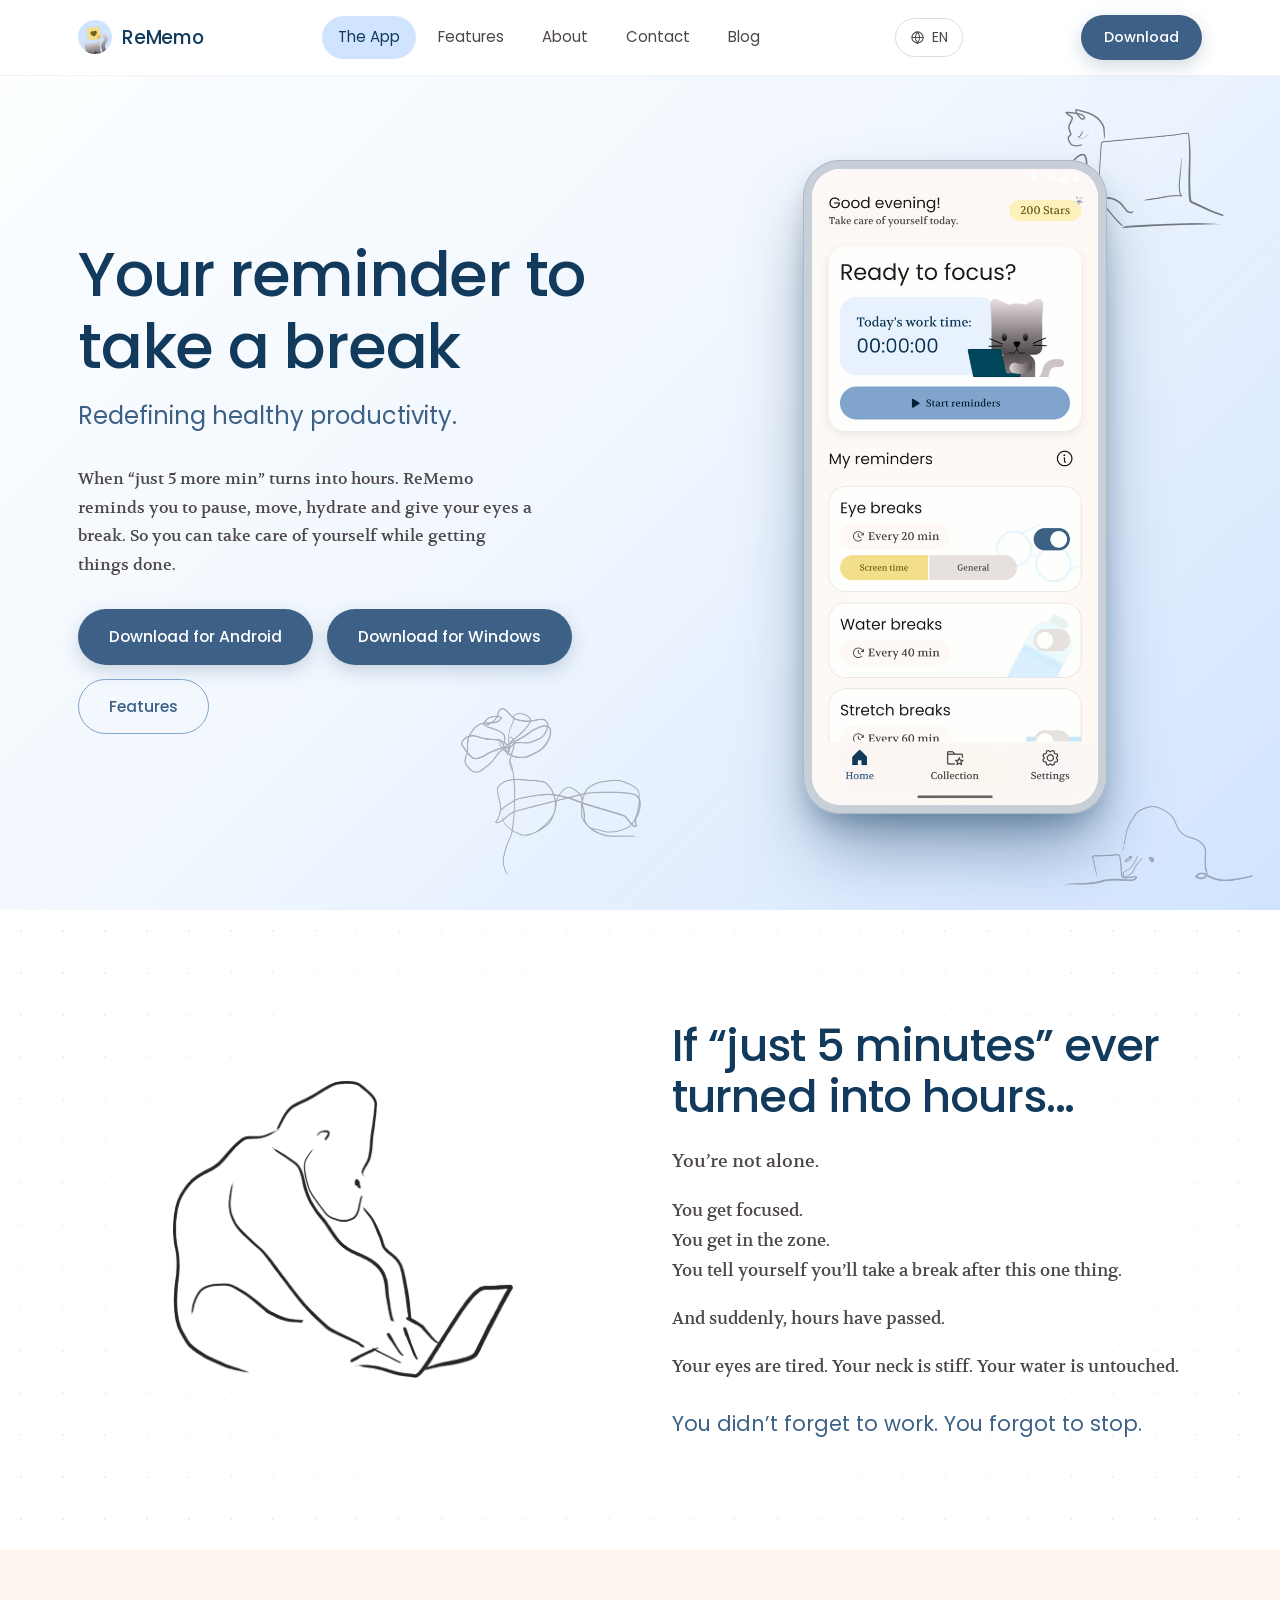
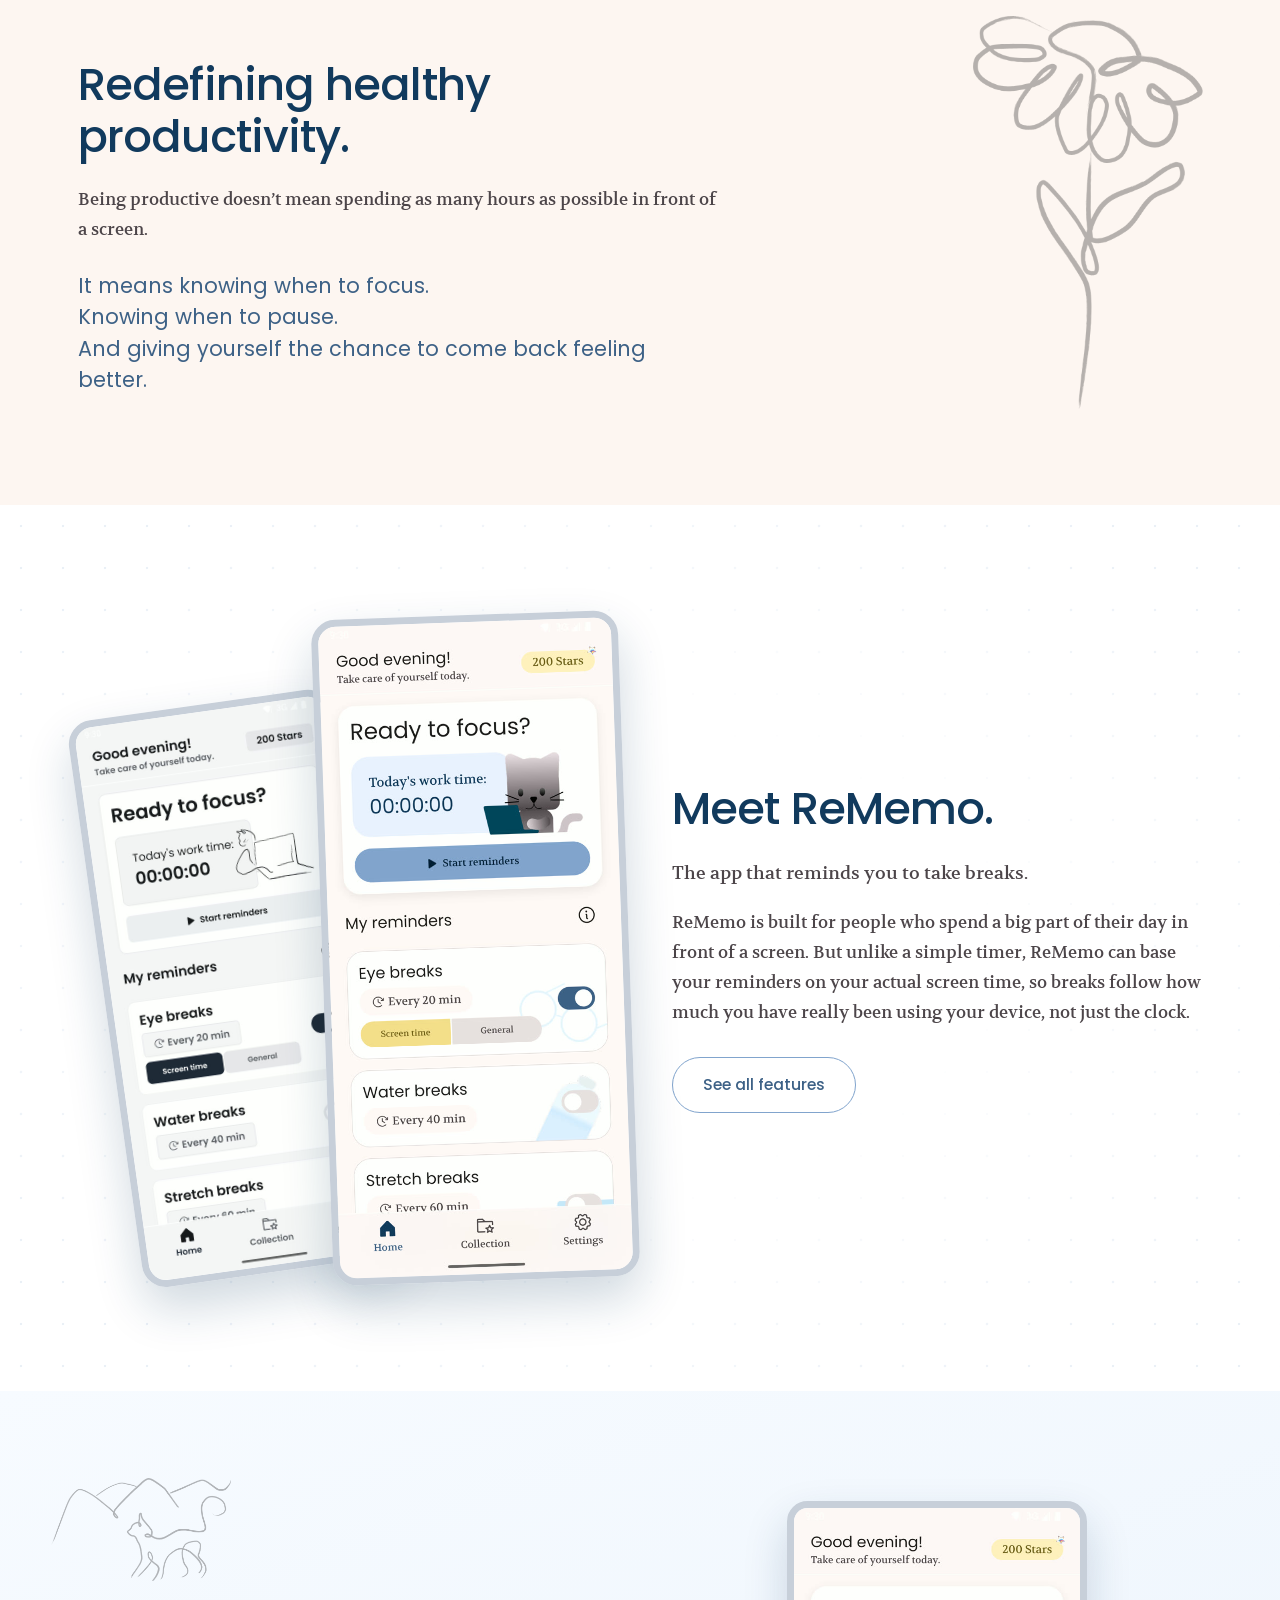
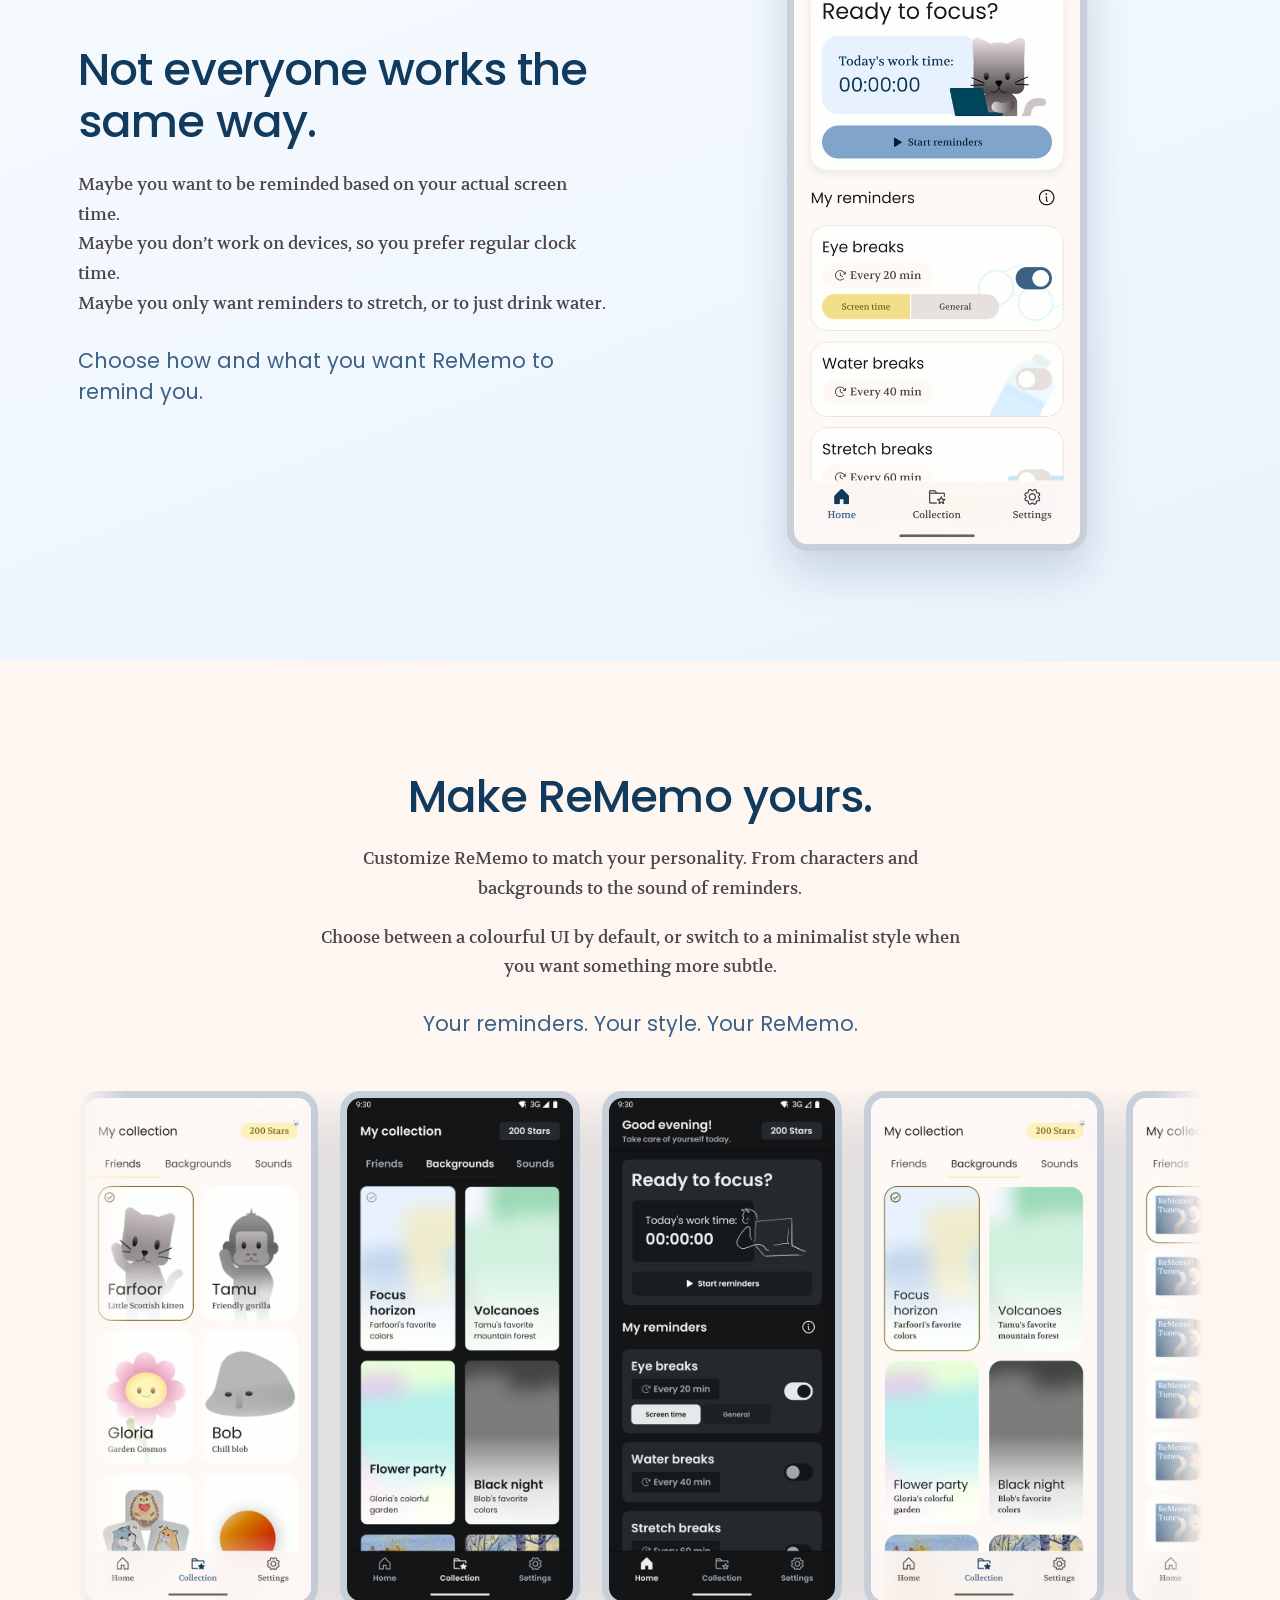
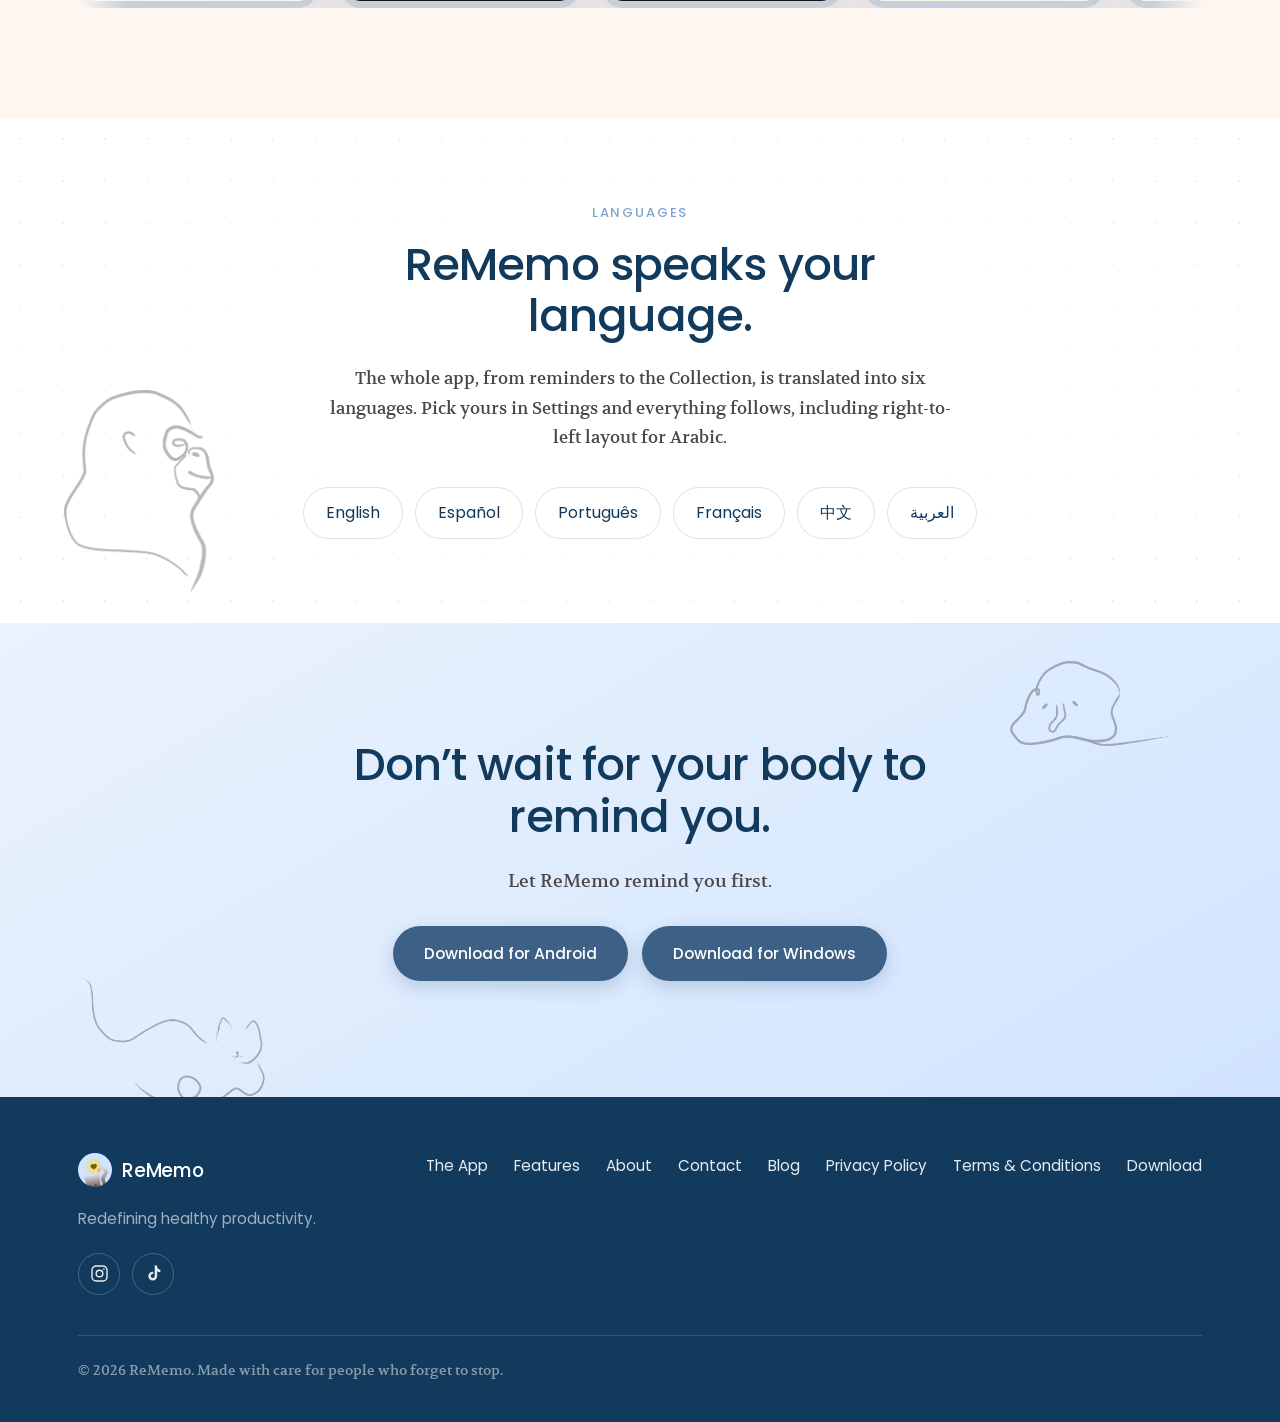
<file: index.html>
<!doctype html>
<html lang="en" dir="ltr" data-title-key="hero.sub">
<head>
<meta charset="utf-8">
<meta name="viewport" content="width=device-width, initial-scale=1">
<title>ReMemo | Your reminder to take a break</title>
<meta name="description" content="ReMemo reminds you to pause, move, hydrate and rest your eyes, based on your actual screen time rather than the clock.">
<meta property="og:title" content="ReMemo | Your reminder to take a break">
<meta property="og:description" content="Redefining healthy productivity. Break reminders that follow how much you have really been using your device.">
<meta property="og:type" content="website">
<meta property="og:image" content="assets/img/logo.png">
<link rel="icon" href="assets/img/favicon.png">
<link rel="preconnect" href="https://fonts.googleapis.com">
<link rel="preconnect" href="https://fonts.gstatic.com" crossorigin>
<link href="https://fonts.googleapis.com/css2?family=Poppins:wght@400;500;600&family=Volkhov:ital,wght@0,400;1,400&display=swap" rel="stylesheet">
<link rel="stylesheet" href="assets/css/style.css">
</head>
<body>

<header class="nav">
  <div class="nav__inner">
    <a class="brand" href="index.html">
      <img src="assets/img/logo.png" alt="">
      ReMemo
    </a>

    <nav>
      <ul class="nav__links">
        <li><a data-i18n="nav.app" href="index.html" aria-current="page">The App</a></li>
        <li><a data-i18n="nav.features" href="features.html">Features</a></li>
        <li><a data-i18n="nav.about" href="about.html">About</a></li>
        <li><a data-i18n="nav.contact" href="contact.html">Contact</a></li>
        <li><a data-i18n="nav.blog" href="blog.html">Blog</a></li>
        <li class="nav__cta-mobile">
          <a data-i18n="nav.download" href="https://play.google.com/store/apps/details?id=com.rememo.app">Download</a>
        </li>
      </ul>
    </nav>

    <a data-i18n="nav.download" class="btn btn--primary btn--sm nav__cta" href="https://play.google.com/store/apps/details?id=com.rememo.app">Download</a>

    <button class="nav__toggle" type="button" aria-label="Menu" aria-expanded="false"><span></span></button>
  </div>
</header>

<main>

  <!-- ================= HERO ================= -->
  <section class="hero">
    <img class="doodle doodle--float" src="assets/img/line/cat-work.png" alt=""
         style="top: 4%; right: 4%; width: 175px; --rot: 2deg;">
    <img class="doodle doodle--soft doodle--desktop" src="assets/img/line/flower-glasses.png" alt=""
         style="bottom: 4%; left: 36%; width: 180px;">
    <img class="doodle doodle--soft doodle--float doodle--desktop" src="assets/img/line/blob-work.png" alt=""
         style="bottom: 3%; right: 2%; width: 190px; --rot: -3deg;">

    <div class="hero__glow"></div>

    <div class="container">
      <div class="hero__grid">
        <div>
          <h1 data-i18n="hero.title">Your reminder to<br>take a break</h1>
          <p data-i18n="hero.sub" class="hero__sub">Redefining healthy productivity.</p>
          <p data-i18n="hero.copy" class="hero__copy">
            When &ldquo;just 5 more min&rdquo; turns into hours. ReMemo reminds you to pause, move,
            hydrate and give your eyes a break. So you can take care of yourself while
            getting things done.
          </p>
          <div class="btn-row">
            <a data-i18n="dl.android" class="btn btn--primary" href="https://play.google.com/store/apps/details?id=com.rememo.app">Download for Android</a>
            <a data-i18n="dl.windows" class="btn btn--primary" href="https://apps.microsoft.com/detail/9NGDQZP9XQPJ" target="_blank" rel="noopener">Download for Windows</a>
            <a data-i18n="nav.features" class="btn btn--ghost" href="features.html">Features</a>
          </div>
        </div>

        <div class="hero__art">
          <div class="phone">
            <div class="phone__screen">
              <img class="phone__a" src="assets/img/screens/home-minimal-light.jpg" alt="ReMemo home screen in the minimalist style">
              <img class="phone__b" src="assets/img/screens/home-default.jpg" alt="ReMemo home screen in the default colourful style">
            </div>
          </div>
        </div>
      </div>
    </div>
  </section>

  <!-- ================= THE PROBLEM ================= -->
  <section class="section">
    <div class="sparkles"></div>
    <div class="container">
      <div class="split split--art-first">
        <div class="split__art reveal">
          <img class="doodle-inline" src="assets/img/line/gorilla-work.png" alt=""
               style="width: min(340px, 80%); filter: brightness(0); opacity: 0.85;">
        </div>
        <div class="reveal">
          <h2 data-i18n="prob.h">If &ldquo;just 5 minutes&rdquo; ever turned into hours&hellip;</h2>
          <p data-i18n="prob.lead" class="lead">You&rsquo;re not alone.</p>
          <p data-i18n="prob.p1">
            You get focused.<br>
            You get in the zone.<br>
            You tell yourself you&rsquo;ll take a break after this one thing.
          </p>
          <p data-i18n="prob.p2">And suddenly, hours have passed.</p>
          <p data-i18n="prob.p3">Your eyes are tired. Your neck is stiff. Your water is untouched.</p>
          <p data-i18n="prob.accent" class="accent-line">You didn&rsquo;t forget to work. You forgot to stop.</p>
        </div>
      </div>
    </div>
  </section>

  <!-- ================= THE IDEA ================= -->
  <section class="section section--warm">
    <img class="doodle doodle--soft doodle--idea" src="assets/img/line/flower-happy.png" alt="">
    <div class="container">
      <div class="measure reveal">
        <h2 data-i18n="idea.h">Redefining healthy productivity.</h2>
        <p data-i18n="idea.p">
          Being productive doesn&rsquo;t mean spending as many hours as possible in front of
          a screen.
        </p>
        <p class="accent-line" data-i18n="idea.accent">
          It means knowing when to focus.<br>
          Knowing when to pause.<br>
          And giving yourself the chance to come back feeling better.
        </p>
      </div>
    </div>
  </section>

  <!-- ================= MEET REMEMO ================= -->
  <section class="section">
    <div class="sparkles"></div>
    <div class="container">
      <div class="split split--art-first">
        <div class="split__art reveal">
          <div class="phone-pair">
            <img src="assets/img/screens/home-minimal-light.jpg" alt="ReMemo in the minimalist style">
            <img src="assets/img/screens/home-default.jpg" alt="ReMemo in the default style">
          </div>
        </div>
        <div class="reveal">
          <h2 data-i18n="meet.h">Meet ReMemo.</h2>
          <p data-i18n="meet.lead" class="lead">The app that reminds you to take breaks.</p>
          <p data-i18n="meet.p">
            ReMemo is built for people who spend a big part of their day in front of a
            screen. But unlike a simple timer, ReMemo can base your reminders on your
            actual screen time, so breaks follow how much you have really been using
            your device, not just the clock.
          </p>
          <div class="btn-row">
            <a data-i18n="meet.btn" class="btn btn--ghost" href="features.html">See all features</a>
          </div>
        </div>
      </div>
    </div>
  </section>

  <!-- ================= YOUR WAY ================= -->
  <section class="section section--sky">
    <img class="doodle doodle--soft doodle--float" src="assets/img/line/cat-horizon.png" alt=""
         style="top: 10%; left: 4%; width: 180px; --rot: -4deg;">
    <div class="container">
      <div class="split">
        <div class="reveal">
          <h2 data-i18n="way.h">Not everyone works the same way.</h2>
          <p data-i18n="way.p">
            Maybe you want to be reminded based on your actual screen time.<br>
            Maybe you don&rsquo;t work on devices, so you prefer regular clock time.<br>
            Maybe you only want reminders to stretch, or to just drink water.
          </p>
          <p data-i18n="way.accent" class="accent-line">Choose how and what you want ReMemo to remind you.</p>
        </div>
        <div class="split__art reveal">
          <img class="screen-shot only-wide" src="assets/img/screens/home-default.jpg"
               alt="Reminder settings showing eye, water and stretch breaks with Screen time and General modes">
          <img class="only-phone" src="assets/img/line/flower-work.png" alt=""
               style="width: min(230px, 62%); margin-inline: auto;">
        </div>
      </div>
    </div>
  </section>

  <!-- ================= MAKE IT YOURS ================= -->
  <section class="section section--warm">
    <div class="container">
      <div class="measure center reveal" style="text-align: center;">
        <h2 data-i18n="yours.h">Make ReMemo yours.</h2>
        <p data-i18n="yours.p1">
          Customize ReMemo to match your personality. From characters and backgrounds
          to the sound of reminders.
        </p>
        <p data-i18n="yours.p2">
          Choose between a colourful UI by default, or switch to a minimalist style
          when you want something more subtle.
        </p>
        <p data-i18n="yours.accent" class="accent-line">Your reminders. Your style. Your ReMemo.</p>
      </div>

      <div class="rail rail--marquee reveal" style="margin-top: 52px;">
        <div class="rail__track">
          <img class="screen-shot" src="assets/img/screens/collection-friends.jpg" alt="Characters to unlock in the Collection">
          <img class="screen-shot" src="assets/img/screens/collection-backgrounds-dark.jpg" alt="Backgrounds to unlock, shown in dark mode">
          <img class="screen-shot" src="assets/img/screens/home-minimal-dark.jpg" alt="The minimalist style in dark mode">
          <img class="screen-shot" src="assets/img/screens/collection-backgrounds.jpg" alt="Backgrounds to unlock in the Collection">
          <img class="screen-shot" src="assets/img/screens/collection-sounds.jpg" alt="Reminder sounds to unlock">
          <img class="screen-shot" src="assets/img/screens/collection-sounds-dark.jpg" alt="Reminder sounds, shown in dark mode">
          <img class="screen-shot dup" src="assets/img/screens/collection-friends.jpg" alt="" aria-hidden="true">
          <img class="screen-shot dup" src="assets/img/screens/collection-backgrounds-dark.jpg" alt="" aria-hidden="true">
          <img class="screen-shot dup" src="assets/img/screens/home-minimal-dark.jpg" alt="" aria-hidden="true">
          <img class="screen-shot dup" src="assets/img/screens/collection-backgrounds.jpg" alt="" aria-hidden="true">
          <img class="screen-shot dup" src="assets/img/screens/collection-sounds.jpg" alt="" aria-hidden="true">
          <img class="screen-shot dup" src="assets/img/screens/collection-sounds-dark.jpg" alt="" aria-hidden="true">
        </div>
      </div>
    </div>
  </section>

  <!-- ================= LANGUAGES ================= -->
  <section class="section section--tight">
    <div class="sparkles"></div>
    <img class="doodle doodle--soft" src="assets/img/line/gorilla-happy.png" alt=""
         style="bottom: 6%; left: 5%; width: 150px;">
    <div class="container">
      <div class="measure center reveal" style="text-align: center;">
        <p data-i18n="langs.eyebrow" class="eyebrow">Languages</p>
        <h2 data-i18n="langs.h">ReMemo speaks your language.</h2>
        <p data-i18n="langs.p">
          The whole app, from reminders to the Collection, is translated into six
          languages. Pick yours in Settings and everything follows, including
          right-to-left layout for Arabic.
        </p>
      </div>

      <div class="langs reveal">
        <div class="lang">English</div>
        <div class="lang">Espa&ntilde;ol</div>
        <div class="lang">Portugu&ecirc;s</div>
        <div class="lang">Fran&ccedil;ais</div>
        <div class="lang">&#20013;&#25991;</div>
        <div class="lang">&#1575;&#1604;&#1593;&#1585;&#1576;&#1610;&#1577;</div>
      </div>
    </div>
  </section>

  <!-- ================= CTA ================= -->
  <section class="cta">
    <img class="doodle doodle--soft" src="assets/img/line/cat-happy.png" alt=""
         style="bottom: -4%; left: 6%; width: 190px;">
    <img class="doodle doodle--soft" src="assets/img/line/blob-happy.png" alt=""
         style="top: 8%; right: 7%; width: 180px;">
    <div class="container">
      <div class="reveal">
        <h2 data-i18n="cta.h">Don&rsquo;t wait for your body to remind you.</h2>
        <p data-i18n="cta.lead" class="lead" style="max-width: 520px; margin-inline: auto;">
          Let ReMemo remind you first.
        </p>
        <div class="btn-row" style="justify-content: center;">
          <a data-i18n="dl.android" class="btn btn--primary" href="https://play.google.com/store/apps/details?id=com.rememo.app">Download for Android</a>
          <a data-i18n="dl.windows" class="btn btn--primary" href="https://apps.microsoft.com/detail/9NGDQZP9XQPJ" target="_blank" rel="noopener">Download for Windows</a>
        </div>
      </div>
    </div>
  </section>

</main>

<footer class="footer">
  <div class="container">
    <div class="footer__top">
      <div>
        <a class="brand" href="index.html">
          <img src="assets/img/logo.png" alt="">
          ReMemo
        </a>
        <p data-i18n="foot.tag" class="footer__tag">Redefining healthy productivity.</p>
        <div class="socials">
          <a class="social" href="https://www.instagram.com/rememo_app/" target="_blank" rel="noopener"
             aria-label="ReMemo on Instagram" title="Instagram">
            <svg viewBox="0 0 24 24" fill="none" stroke="currentColor" stroke-width="1.8"
                 stroke-linecap="round" stroke-linejoin="round" aria-hidden="true">
              <rect x="2.5" y="2.5" width="19" height="19" rx="5.4"/>
              <circle cx="12" cy="12" r="4.2"/>
              <circle cx="17.6" cy="6.4" r="1.1" fill="currentColor" stroke="none"/>
            </svg>
          </a>
          <a class="social" href="https://www.tiktok.com/@rememo_1" target="_blank" rel="noopener"
             aria-label="ReMemo on TikTok" title="TikTok">
            <svg viewBox="0 0 24 24" fill="currentColor" aria-hidden="true">
              <path d="M16.6 2h-3.05v13.2a2.5 2.5 0 1 1-2.5-2.5c.22 0 .43.03.63.08v-3.1a5.7 5.7 0 0 0-.63-.04 5.57 5.57 0 1 0 5.57 5.57V9.02a6.9 6.9 0 0 0 4.02 1.29V7.25a3.9 3.9 0 0 1-2.79-1.2A3.92 3.92 0 0 1 16.6 2Z"/>
            </svg>
          </a>
        </div>
      </div>
      <nav class="footer__links">
        <a data-i18n="nav.app" href="index.html">The App</a>
        <a data-i18n="nav.features" href="features.html">Features</a>
        <a data-i18n="a.eyebrow" href="about.html">About</a>
        <a data-i18n="c.eyebrow" href="contact.html">Contact</a>
        <a data-i18n="nav.blog" href="blog.html">Blog</a>
        <a data-i18n="legal.privacyTitle" href="https://sterbenxss.github.io/rememo-legal/privacy.html" target="_blank" rel="noopener">Privacy Policy</a>
        <a data-i18n="legal.termsTitle" href="https://sterbenxss.github.io/rememo-legal/terms.html" target="_blank" rel="noopener">Terms &amp; Conditions</a>
        <a data-i18n="nav.download" href="https://play.google.com/store/apps/details?id=com.rememo.app">Download</a>
      </nav>
    </div>
    <p data-i18n="foot.copy" class="footer__bottom">&copy; 2026 ReMemo. Made with care for people who forget to stop.</p>
  </div>
</footer>

<script src="assets/js/i18n-data.js"></script>
<script src="assets/js/i18n.js"></script>
<script src="assets/js/main.js"></script>
</body>
</html>
</file>
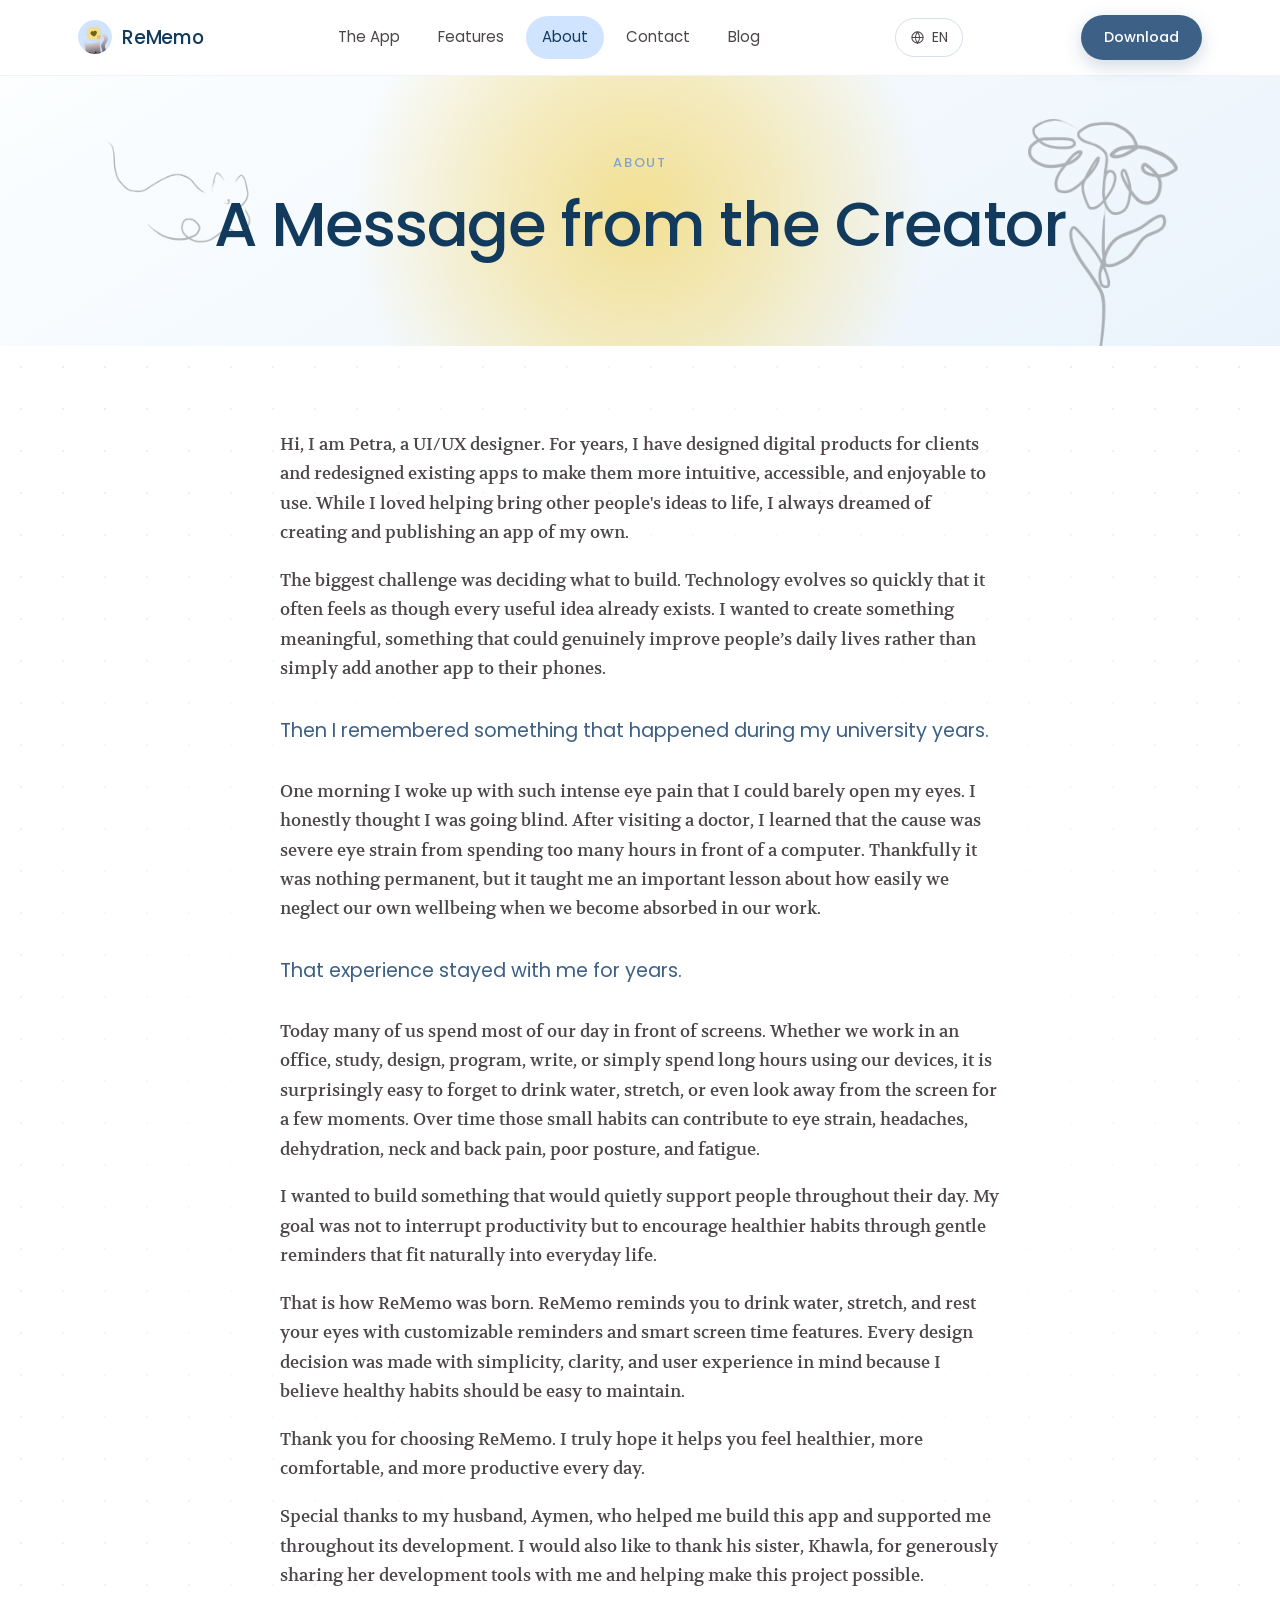
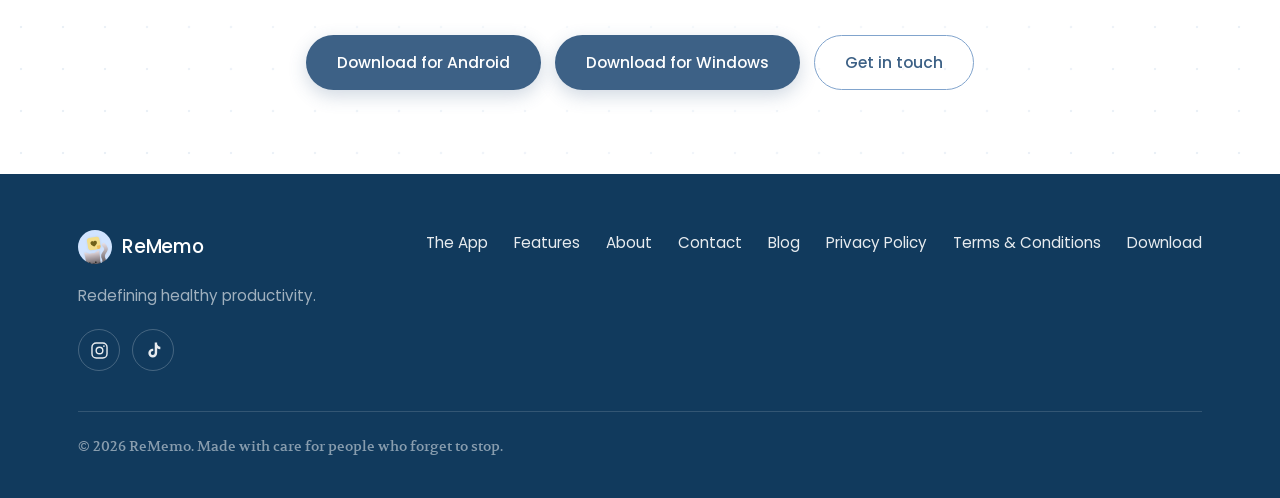
<file: about.html>
<!doctype html>
<html lang="en" dir="ltr" data-title-key="a.h">
<head>
<meta charset="utf-8">
<meta name="viewport" content="width=device-width, initial-scale=1">
<title>About | ReMemo</title>
<meta name="description" content="A message from Petra, the designer behind ReMemo, on why an app about taking breaks needed to exist.">
<meta property="og:title" content="About | ReMemo">
<meta property="og:description" content="A message from the creator.">
<meta property="og:type" content="website">
<meta property="og:image" content="assets/img/logo.png">
<link rel="icon" href="assets/img/favicon.png">
<link rel="preconnect" href="https://fonts.googleapis.com">
<link rel="preconnect" href="https://fonts.gstatic.com" crossorigin>
<link href="https://fonts.googleapis.com/css2?family=Poppins:wght@400;500;600&family=Volkhov:ital,wght@0,400;1,400&display=swap" rel="stylesheet">
<link rel="stylesheet" href="assets/css/style.css">
</head>
<body>

<header class="nav">
  <div class="nav__inner">
    <a class="brand" href="index.html">
      <img src="assets/img/logo.png" alt="">
      ReMemo
    </a>
    <nav>
      <ul class="nav__links">
        <li><a data-i18n="nav.app" href="index.html">The App</a></li>
        <li><a data-i18n="nav.features" href="features.html">Features</a></li>
        <li><a data-i18n="nav.about" href="about.html" aria-current="page">About</a></li>
        <li><a data-i18n="nav.contact" href="contact.html">Contact</a></li>
        <li><a data-i18n="nav.blog" href="blog.html">Blog</a></li>
        <li class="nav__cta-mobile">
          <a data-i18n="nav.download" href="https://play.google.com/store/apps/details?id=com.rememo.app">Download</a>
        </li>
      </ul>
    </nav>
    <a data-i18n="nav.download" class="btn btn--primary btn--sm nav__cta" href="https://play.google.com/store/apps/details?id=com.rememo.app">Download</a>
    <button class="nav__toggle" type="button" aria-label="Menu" aria-expanded="false"><span></span></button>
  </div>
</header>

<main>

  <section class="page-head">
    <div class="page-glow"></div>
    <img class="doodle doodle--soft" src="assets/img/line/cat-happy.png" alt=""
         style="top: 18%; left: 8%; width: 150px;">
    <img class="doodle doodle--soft" src="assets/img/line/flower-happy.png" alt=""
         style="top: 16%; right: 8%; width: 150px;">
    <div class="container">
      <p data-i18n="a.eyebrow" class="eyebrow">About</p>
      <h1 data-i18n="a.h">A Message from the Creator</h1>
    </div>
  </section>

  <section class="section section--tight">
    <div class="sparkles"></div>
    <div class="container">
      <div class="prose">
        <p class="reveal" data-i18n="a.p1">
          Hi, I am Petra, a UI/UX designer. For years, I have designed digital products
          for clients and redesigned existing apps to make them more intuitive,
          accessible, and enjoyable to use. While I loved helping bring other
          people&rsquo;s ideas to life, I always dreamed of creating and publishing an app
          of my own.
        </p>
        <p class="reveal" data-i18n="a.p2">
          The biggest challenge was deciding what to build. Technology evolves so quickly
          that it often feels as though every useful idea already exists. I wanted to
          create something meaningful, something that could genuinely improve
          people&rsquo;s daily lives rather than simply add another app to their phones.
        </p>
        <p class="pull reveal" data-i18n="a.p3">Then I remembered something that happened during my university years.</p>
        <p class="reveal" data-i18n="a.p4">
          One morning I woke up with such intense eye pain that I could barely open my
          eyes. I honestly thought I was going blind. After visiting a doctor, I learned
          that the cause was severe eye strain from spending too many hours in front of a
          computer. Thankfully it was nothing permanent, but it taught me an important
          lesson about how easily we neglect our own wellbeing when we become absorbed in
          our work.
        </p>
        <p class="pull reveal" data-i18n="a.p5">That experience stayed with me for years.</p>
        <p class="reveal" data-i18n="a.p6">
          Today many of us spend most of our day in front of screens. Whether we work in
          an office, study, design, program, write, or simply spend long hours using our
          devices, it is surprisingly easy to forget to drink water, stretch, or even look
          away from the screen for a few moments. Over time those small habits can
          contribute to eye strain, headaches, dehydration, neck and back pain, poor
          posture, and fatigue.
        </p>
        <p class="reveal" data-i18n="a.p7">
          I wanted to build something that would quietly support people throughout their
          day. My goal was not to interrupt productivity but to encourage healthier habits
          through gentle reminders that fit naturally into everyday life.
        </p>
        <p class="reveal" data-i18n="a.p8">
          That is how ReMemo was born. ReMemo reminds you to drink water, stretch, and
          rest your eyes with customizable reminders and smart screen time features. Every
          design decision was made with simplicity, clarity, and user experience in mind
          because I believe healthy habits should be easy to maintain.
        </p>
        <p class="reveal" data-i18n="a.p9">
          Thank you for choosing ReMemo. I truly hope it helps you feel healthier, more
          comfortable, and more productive every day.
        </p>
        <p class="reveal" data-i18n="a.p10">
          Special thanks to my husband, Aymen, who helped me build this app and supported
          me throughout its development. I would also like to thank his sister, Khawla,
          for generously sharing her development tools with me and helping make this
          project possible.
        </p>

        <div class="btn-row reveal" style="justify-content: center; margin-top: 44px;">
          <a data-i18n="dl.android" class="btn btn--primary" href="https://play.google.com/store/apps/details?id=com.rememo.app">Download for Android</a>
          <a data-i18n="dl.windows" class="btn btn--primary" href="https://apps.microsoft.com/detail/9NGDQZP9XQPJ" target="_blank" rel="noopener">Download for Windows</a>
          <a data-i18n="a.btn" class="btn btn--ghost" href="contact.html">Get in touch</a>
        </div>
      </div>
    </div>
  </section>

</main>

<footer class="footer">
  <div class="container">
    <div class="footer__top">
      <div>
        <a class="brand" href="index.html">
          <img src="assets/img/logo.png" alt="">
          ReMemo
        </a>
        <p data-i18n="hero.sub" class="footer__tag">Redefining healthy productivity.</p>
        <div class="socials">
          <a class="social" href="https://www.instagram.com/rememo_app/" target="_blank" rel="noopener"
             aria-label="ReMemo on Instagram" title="Instagram">
            <svg viewBox="0 0 24 24" fill="none" stroke="currentColor" stroke-width="1.8"
                 stroke-linecap="round" stroke-linejoin="round" aria-hidden="true">
              <rect x="2.5" y="2.5" width="19" height="19" rx="5.4"/>
              <circle cx="12" cy="12" r="4.2"/>
              <circle cx="17.6" cy="6.4" r="1.1" fill="currentColor" stroke="none"/>
            </svg>
          </a>
          <a class="social" href="https://www.tiktok.com/@rememo_1" target="_blank" rel="noopener"
             aria-label="ReMemo on TikTok" title="TikTok">
            <svg viewBox="0 0 24 24" fill="currentColor" aria-hidden="true">
              <path d="M16.6 2h-3.05v13.2a2.5 2.5 0 1 1-2.5-2.5c.22 0 .43.03.63.08v-3.1a5.7 5.7 0 0 0-.63-.04 5.57 5.57 0 1 0 5.57 5.57V9.02a6.9 6.9 0 0 0 4.02 1.29V7.25a3.9 3.9 0 0 1-2.79-1.2A3.92 3.92 0 0 1 16.6 2Z"/>
            </svg>
          </a>
        </div>
      </div>
      <nav class="footer__links">
        <a data-i18n="nav.app" href="index.html">The App</a>
        <a data-i18n="nav.features" href="features.html">Features</a>
        <a data-i18n="nav.about" href="about.html">About</a>
        <a data-i18n="c.eyebrow" href="contact.html">Contact</a>
        <a data-i18n="nav.blog" href="blog.html">Blog</a>
        <a data-i18n="legal.privacyTitle" href="https://sterbenxss.github.io/rememo-legal/privacy.html" target="_blank" rel="noopener">Privacy Policy</a>
        <a data-i18n="legal.termsTitle" href="https://sterbenxss.github.io/rememo-legal/terms.html" target="_blank" rel="noopener">Terms &amp; Conditions</a>
        <a data-i18n="nav.download" href="https://play.google.com/store/apps/details?id=com.rememo.app">Download</a>
      </nav>
    </div>
    <p data-i18n="foot.copy" class="footer__bottom">&copy; 2026 ReMemo. Made with care for people who forget to stop.</p>
  </div>
</footer>

<script src="assets/js/i18n-data.js"></script>
<script src="assets/js/i18n.js"></script>
<script src="assets/js/main.js"></script>
</body>
</html>
</file>
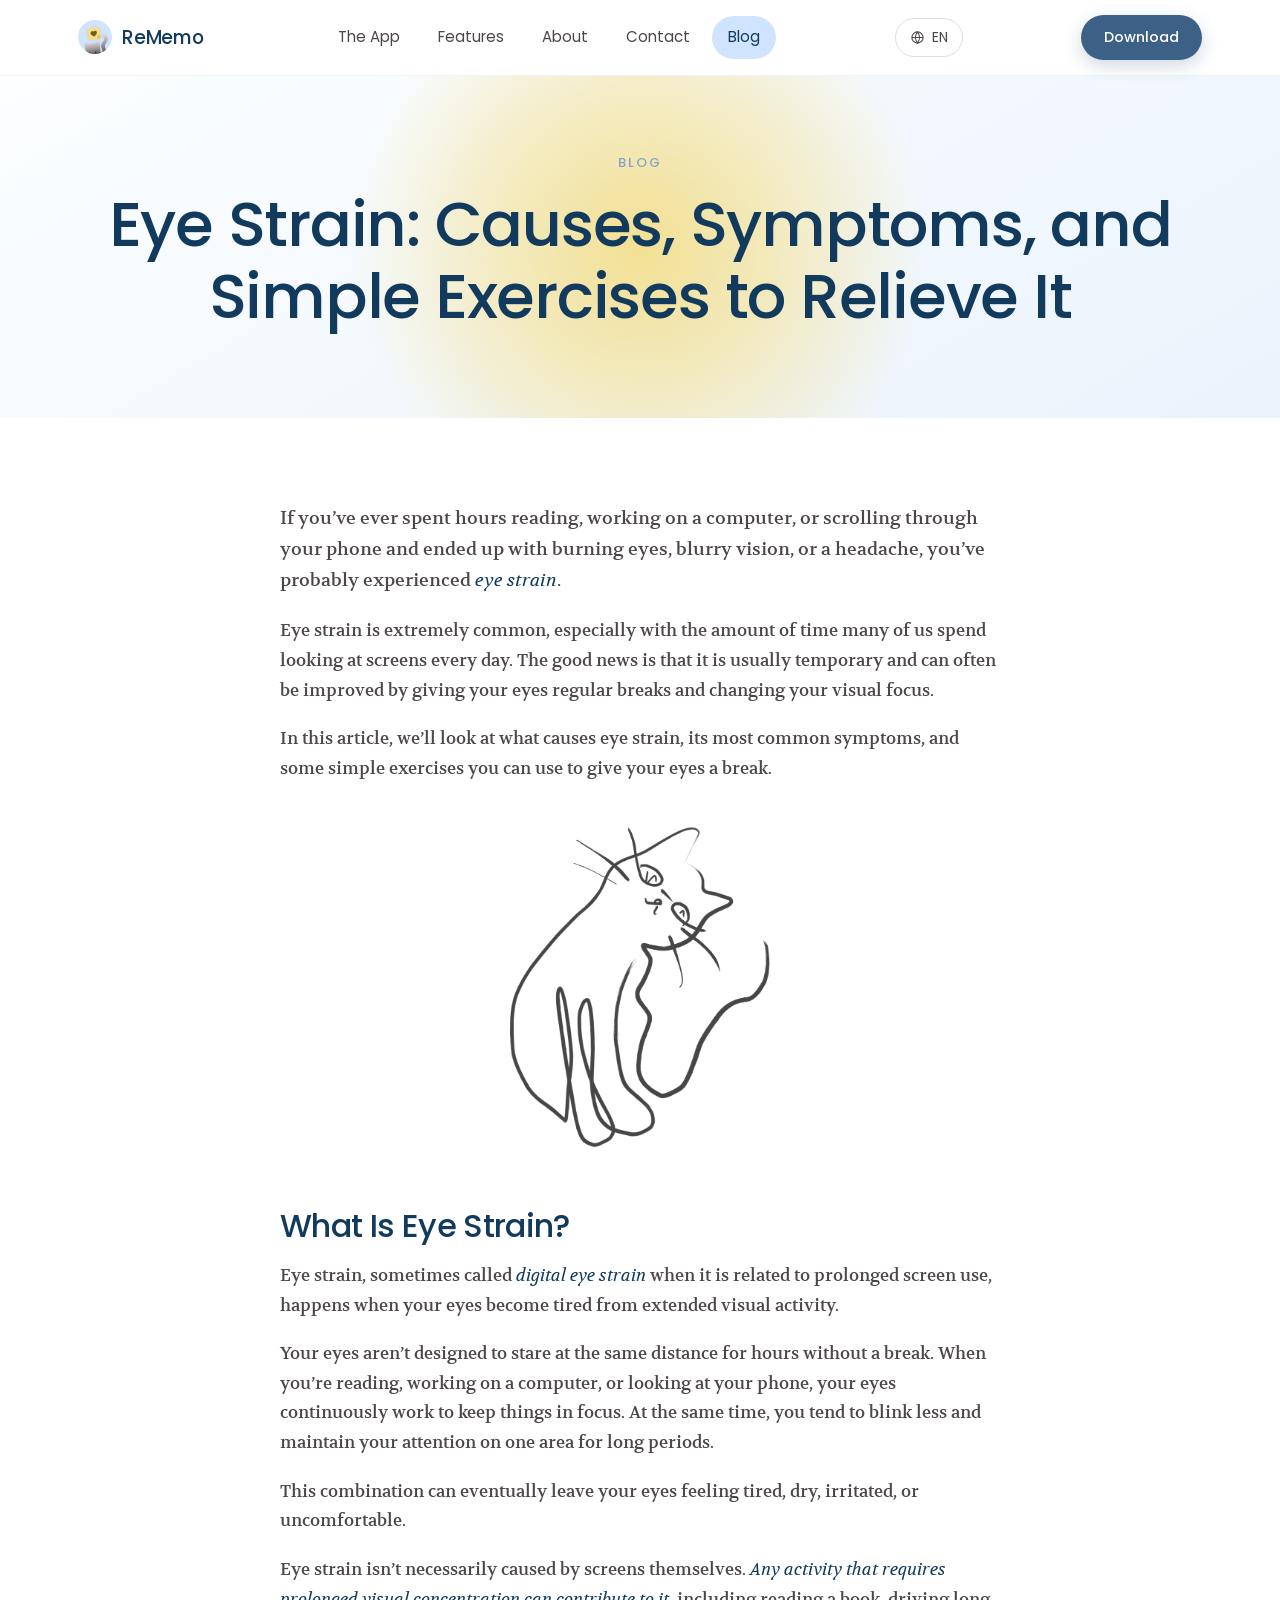
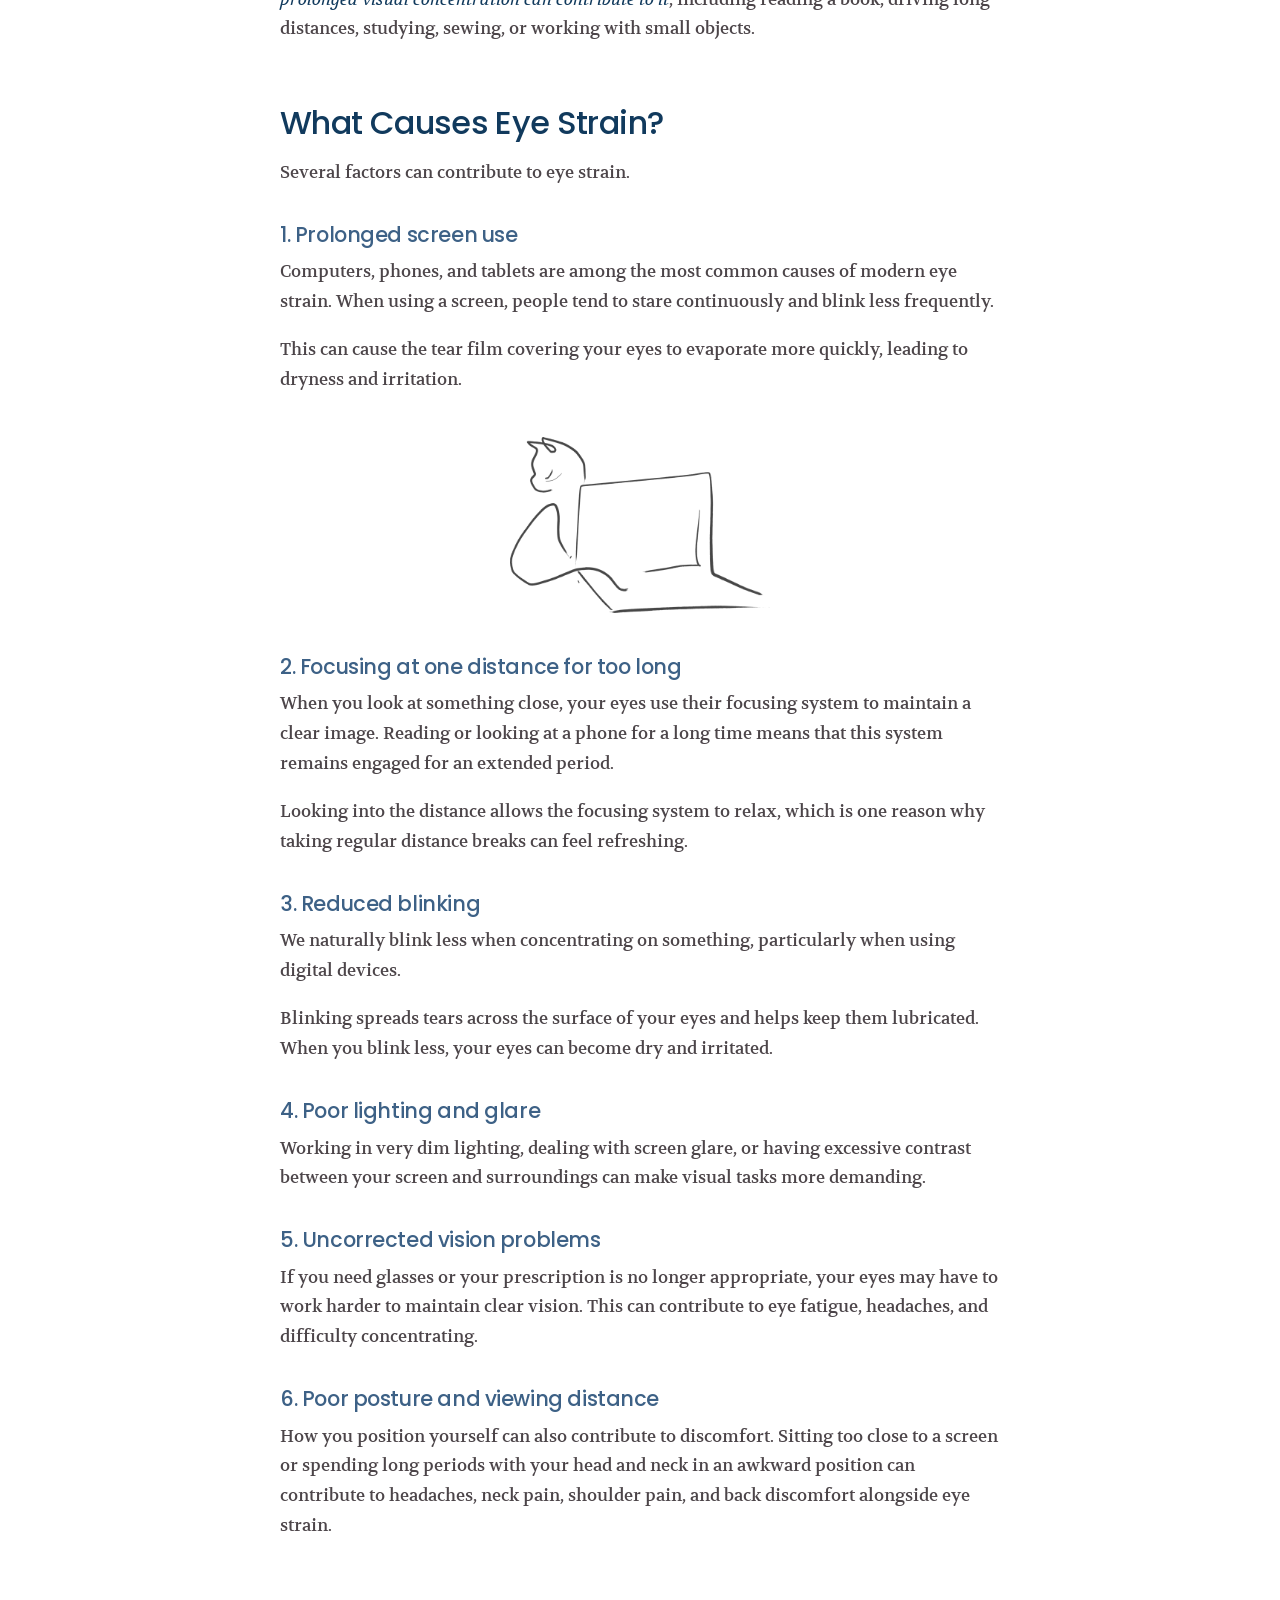
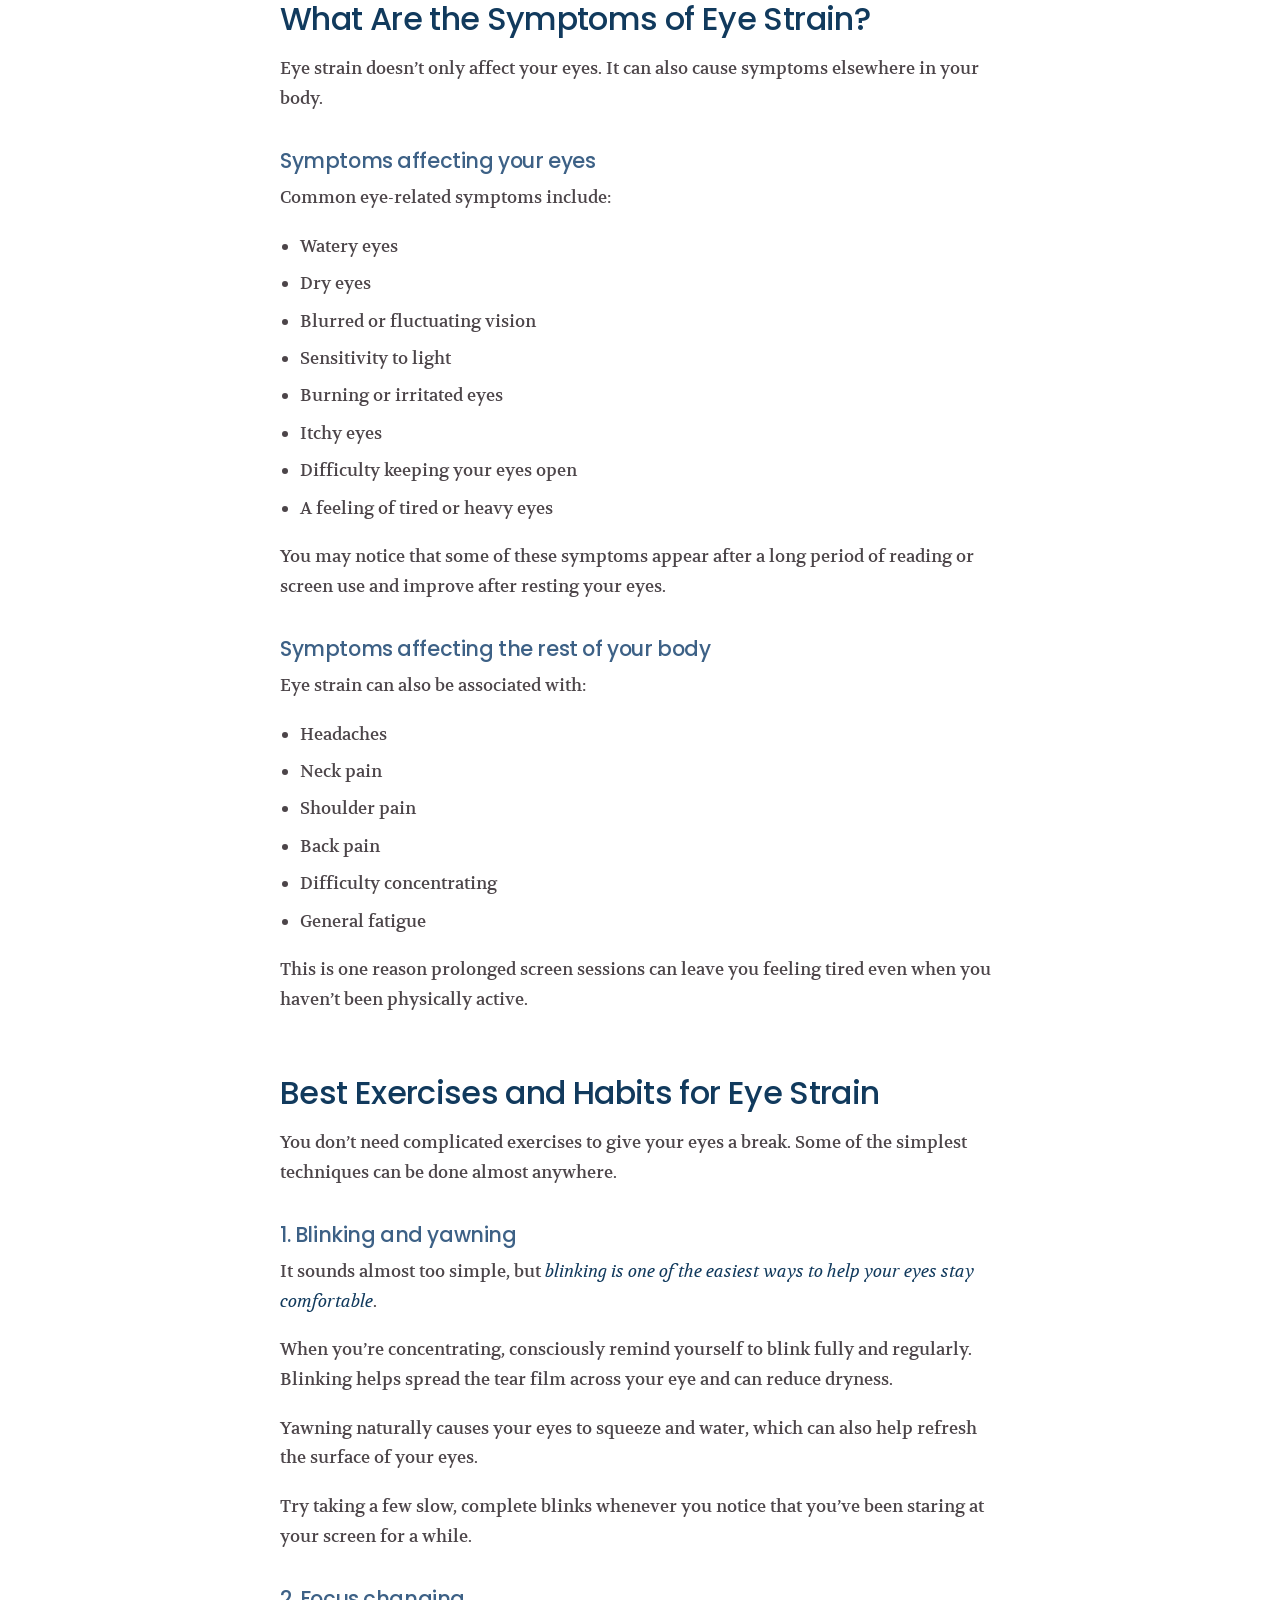
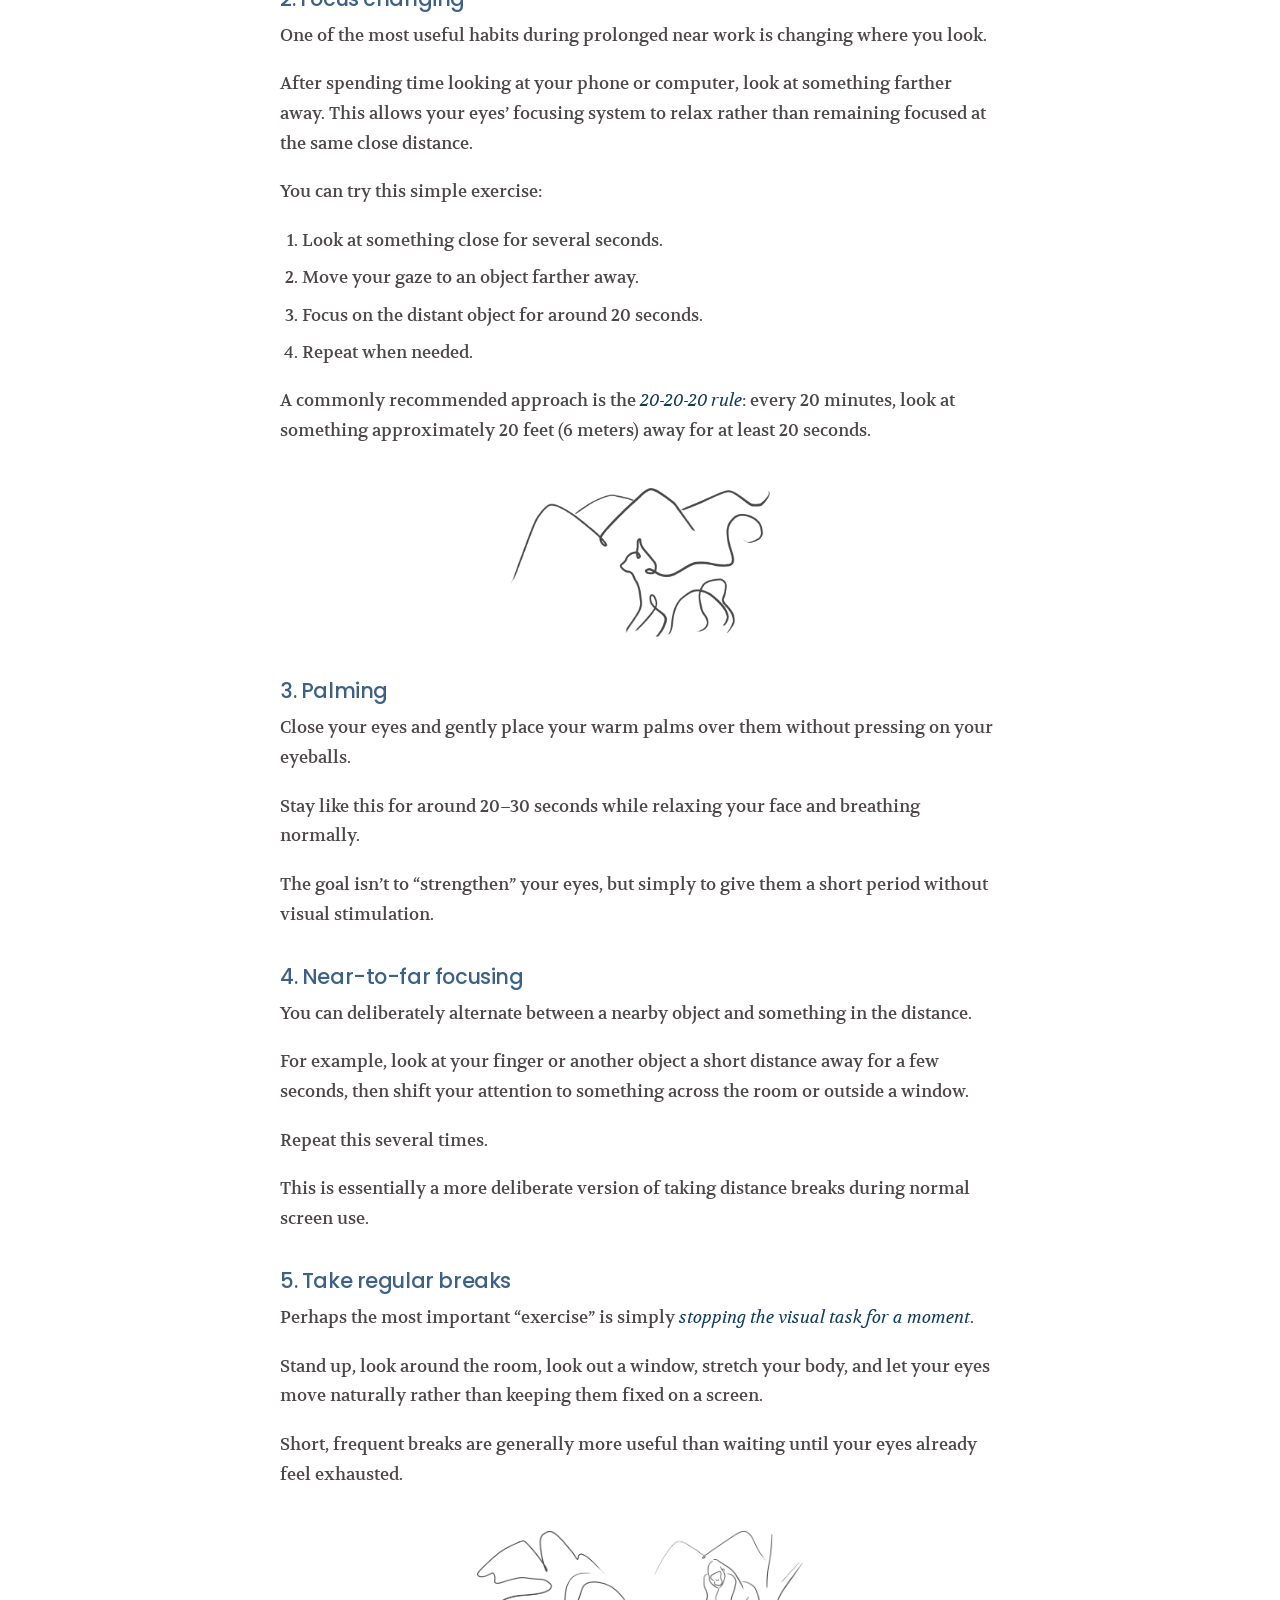
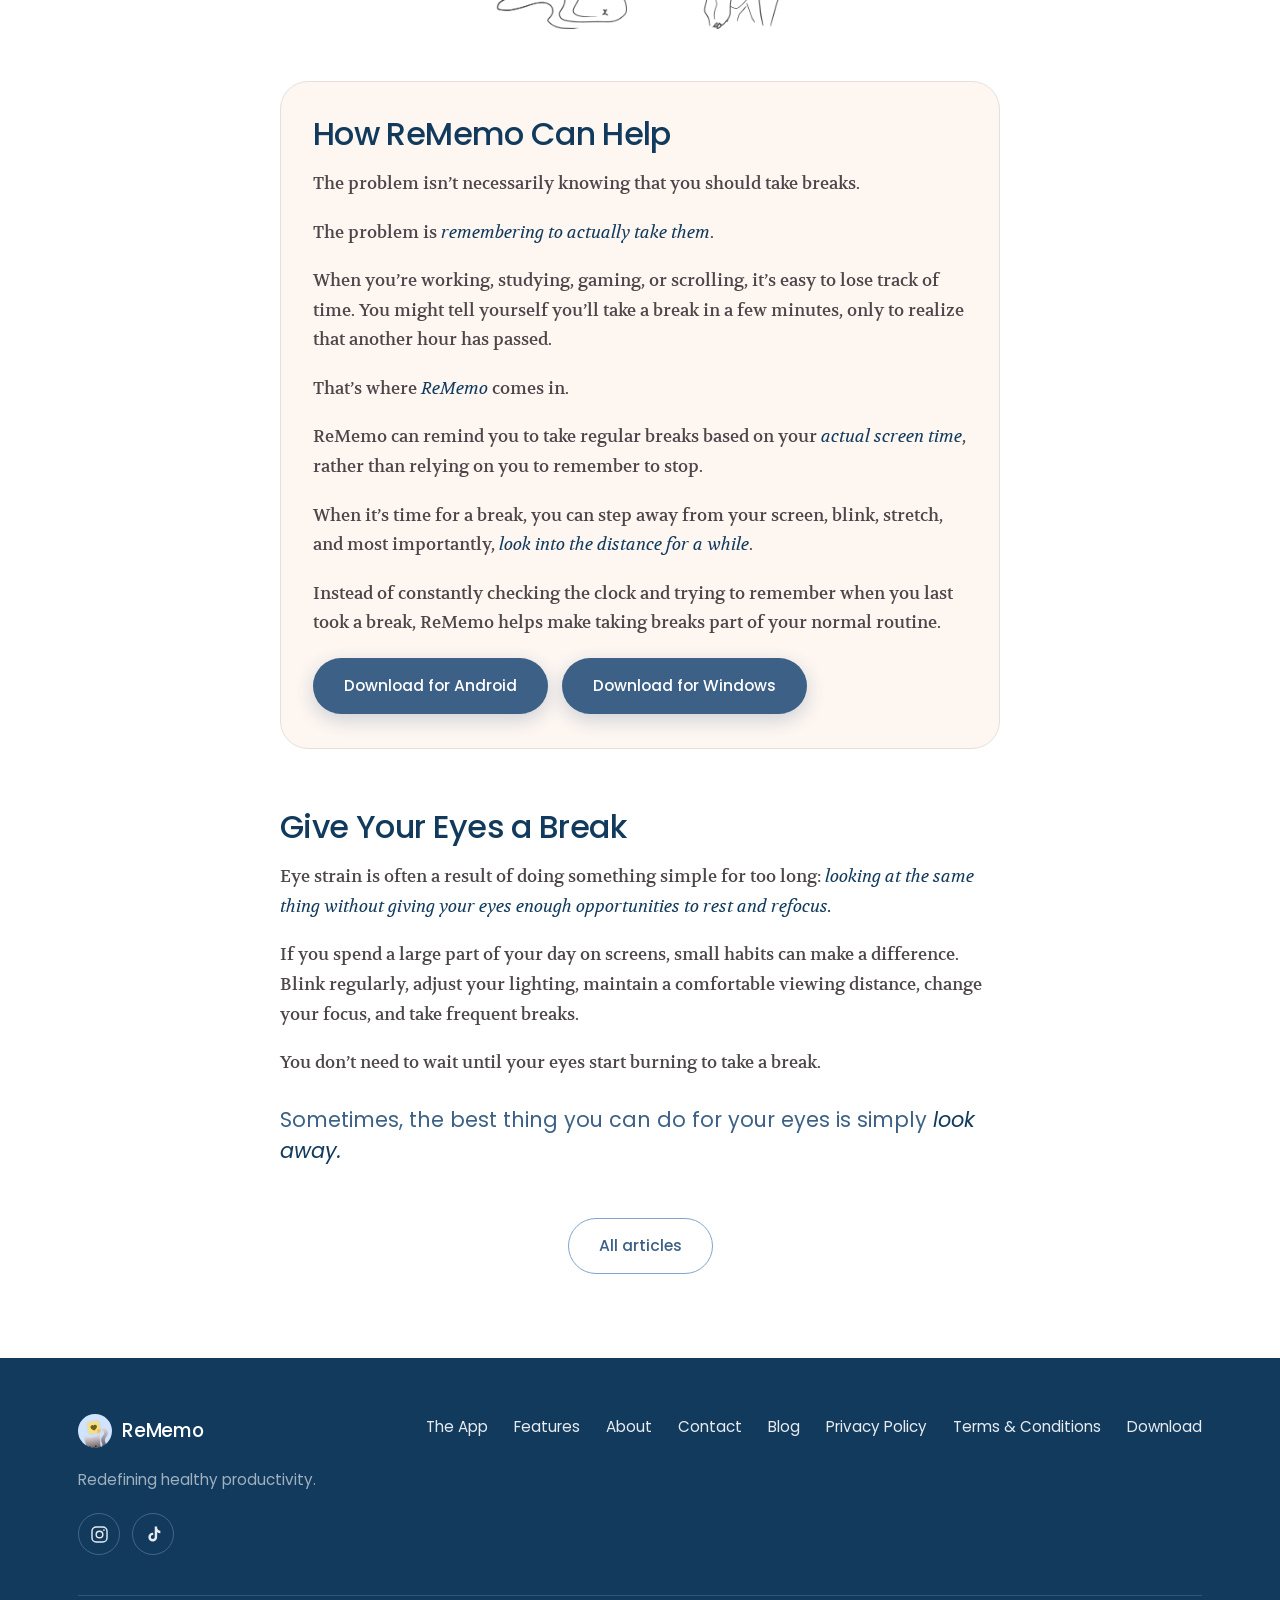
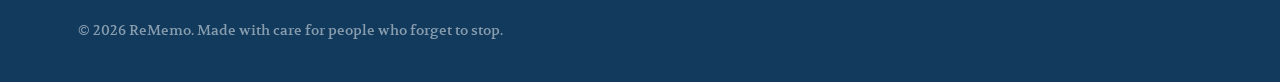
<file: blog-eye-strain.html>
<!doctype html>
<html lang="en" dir="ltr" data-title-key="b1.title">
<head>
<meta charset="utf-8">
<meta name="viewport" content="width=device-width, initial-scale=1">
<title>Eye Strain: Causes, Symptoms, and Simple Exercises | ReMemo</title>
<meta name="description" content="What causes eye strain, the symptoms to watch for, and simple exercises including the 20-20-20 rule to give your eyes a break.">
<meta property="og:title" content="Eye Strain: Causes, Symptoms, and Simple Exercises | ReMemo">
<meta property="og:description" content="What causes eye strain, the symptoms to watch for, and simple exercises including the 20-20-20 rule to give your eyes a break.">
<meta property="og:type" content="article">
<meta property="og:image" content="assets/img/logo.png">
<link rel="icon" href="assets/img/favicon.png">
<link rel="preconnect" href="https://fonts.googleapis.com">
<link rel="preconnect" href="https://fonts.gstatic.com" crossorigin>
<link href="https://fonts.googleapis.com/css2?family=Poppins:wght@400;500;600&family=Volkhov:ital,wght@0,400;1,400&display=swap" rel="stylesheet">
<link rel="stylesheet" href="assets/css/style.css">
</head>
<body>

<header class="nav">
  <div class="nav__inner">
    <a class="brand" href="index.html">
      <img src="assets/img/logo.png" alt="">
      ReMemo
    </a>

    <nav>
      <ul class="nav__links">
        <li><a data-i18n="nav.app" href="index.html">The App</a></li>
        <li><a data-i18n="nav.features" href="features.html">Features</a></li>
        <li><a data-i18n="nav.about" href="about.html">About</a></li>
        <li><a data-i18n="nav.contact" href="contact.html">Contact</a></li>
        <li><a data-i18n="nav.blog" href="blog.html" aria-current="page">Blog</a></li>
        <li class="nav__cta-mobile">
          <a data-i18n="nav.download" href="https://play.google.com/store/apps/details?id=com.rememo.app">Download</a>
        </li>
      </ul>
    </nav>

    <a data-i18n="nav.download" class="btn btn--primary btn--sm nav__cta" href="https://play.google.com/store/apps/details?id=com.rememo.app">Download</a>

    <button class="nav__toggle" type="button" aria-label="Menu" aria-expanded="false"><span></span></button>
  </div>
</header>

<main>

  <section class="page-head">
    <div class="page-glow"></div>
    <div class="container">
      <p class="eyebrow" data-i18n="blog.eyebrow">Blog</p>
      <h1 data-i18n="b1.k1">Eye Strain: Causes, Symptoms, and Simple Exercises to Relieve It</h1>
    </div>
  </section>

  <section class="section section--tight">
    <div class="container">
      <div class="article">

      <p class="lead" data-i18n="b1.k2">
        If you&rsquo;ve ever spent hours reading, working on a computer, or scrolling
        through your phone and ended up with burning eyes, blurry vision, or a
        headache, you&rsquo;ve probably experienced <em>eye strain</em>.
      </p>

      <p data-i18n="b1.k3">
        Eye strain is extremely common, especially with the amount of time many of us
        spend looking at screens every day. The good news is that it is usually
        temporary and can often be improved by giving your eyes regular breaks and
        changing your visual focus.
      </p>

      <p data-i18n="b1.k4">
        In this article, we&rsquo;ll look at what causes eye strain, its most common
        symptoms, and some simple exercises you can use to give your eyes a break.
      </p>

      <div class="article__art">
        <img src="assets/img/line/cat-glasses.png" alt="">
      </div>

      <h2 data-i18n="b1.k5">What Is Eye Strain?</h2>

      <p data-i18n="b1.k6">
        Eye strain, sometimes called <em>digital eye strain</em> when it is related to
        prolonged screen use, happens when your eyes become tired from extended visual
        activity.
      </p>

      <p data-i18n="b1.k7">
        Your eyes aren&rsquo;t designed to stare at the same distance for hours without
        a break. When you&rsquo;re reading, working on a computer, or looking at your
        phone, your eyes continuously work to keep things in focus. At the same time,
        you tend to blink less and maintain your attention on one area for long periods.
      </p>

      <p data-i18n="b1.k8">
        This combination can eventually leave your eyes feeling tired, dry, irritated,
        or uncomfortable.
      </p>

      <p data-i18n="b1.k9">
        Eye strain isn&rsquo;t necessarily caused by screens themselves.
        <em>Any activity that requires prolonged visual concentration can contribute to
        it</em>, including reading a book, driving long distances, studying, sewing, or
        working with small objects.
      </p>

      <h2 data-i18n="b1.k10">What Causes Eye Strain?</h2>

      <p data-i18n="b1.k11">Several factors can contribute to eye strain.</p>

      <h3 data-i18n="b1.k12">1. Prolonged screen use</h3>
      <p data-i18n="b1.k13">
        Computers, phones, and tablets are among the most common causes of modern eye
        strain. When using a screen, people tend to stare continuously and blink less
        frequently.
      </p>
      <p data-i18n="b1.k14">
        This can cause the tear film covering your eyes to evaporate more quickly,
        leading to dryness and irritation.
      </p>

      <div class="article__art">
        <img src="assets/img/line/cat-work.png" alt="">
      </div>

      <h3 data-i18n="b1.k15">2. Focusing at one distance for too long</h3>
      <p data-i18n="b1.k16">
        When you look at something close, your eyes use their focusing system to
        maintain a clear image. Reading or looking at a phone for a long time means that
        this system remains engaged for an extended period.
      </p>
      <p data-i18n="b1.k17">
        Looking into the distance allows the focusing system to relax, which is one
        reason why taking regular distance breaks can feel refreshing.
      </p>

      <h3 data-i18n="b1.k18">3. Reduced blinking</h3>
      <p data-i18n="b1.k19">
        We naturally blink less when concentrating on something, particularly when using
        digital devices.
      </p>
      <p data-i18n="b1.k20">
        Blinking spreads tears across the surface of your eyes and helps keep them
        lubricated. When you blink less, your eyes can become dry and irritated.
      </p>

      <h3 data-i18n="b1.k21">4. Poor lighting and glare</h3>
      <p data-i18n="b1.k22">
        Working in very dim lighting, dealing with screen glare, or having excessive
        contrast between your screen and surroundings can make visual tasks more
        demanding.
      </p>

      <h3 data-i18n="b1.k23">5. Uncorrected vision problems</h3>
      <p data-i18n="b1.k24">
        If you need glasses or your prescription is no longer appropriate, your eyes may
        have to work harder to maintain clear vision. This can contribute to eye
        fatigue, headaches, and difficulty concentrating.
      </p>

      <h3 data-i18n="b1.k25">6. Poor posture and viewing distance</h3>
      <p data-i18n="b1.k26">
        How you position yourself can also contribute to discomfort. Sitting too close
        to a screen or spending long periods with your head and neck in an awkward
        position can contribute to headaches, neck pain, shoulder pain, and back
        discomfort alongside eye strain.
      </p>

      <h2 data-i18n="b1.k27">What Are the Symptoms of Eye Strain?</h2>

      <p data-i18n="b1.k28">
        Eye strain doesn&rsquo;t only affect your eyes. It can also cause symptoms
        elsewhere in your body.
      </p>

      <h3 data-i18n="b1.k29">Symptoms affecting your eyes</h3>
      <p data-i18n="b1.k30">Common eye-related symptoms include:</p>
      <ul data-i18n="b1.k31">
        <li>Watery eyes</li>
        <li>Dry eyes</li>
        <li>Blurred or fluctuating vision</li>
        <li>Sensitivity to light</li>
        <li>Burning or irritated eyes</li>
        <li>Itchy eyes</li>
        <li>Difficulty keeping your eyes open</li>
        <li>A feeling of tired or heavy eyes</li>
      </ul>
      <p data-i18n="b1.k32">
        You may notice that some of these symptoms appear after a long period of reading
        or screen use and improve after resting your eyes.
      </p>

      <h3 data-i18n="b1.k33">Symptoms affecting the rest of your body</h3>
      <p data-i18n="b1.k34">Eye strain can also be associated with:</p>
      <ul data-i18n="b1.k35">
        <li>Headaches</li>
        <li>Neck pain</li>
        <li>Shoulder pain</li>
        <li>Back pain</li>
        <li>Difficulty concentrating</li>
        <li>General fatigue</li>
      </ul>
      <p data-i18n="b1.k36">
        This is one reason prolonged screen sessions can leave you feeling tired even
        when you haven&rsquo;t been physically active.
      </p>

      <h2 data-i18n="b1.k37">Best Exercises and Habits for Eye Strain</h2>

      <p data-i18n="b1.k38">
        You don&rsquo;t need complicated exercises to give your eyes a break. Some of
        the simplest techniques can be done almost anywhere.
      </p>

      <h3 data-i18n="b1.k39">1. Blinking and yawning</h3>
      <p data-i18n="b1.k40">
        It sounds almost too simple, but <em>blinking is one of the easiest ways to help
        your eyes stay comfortable</em>.
      </p>
      <p data-i18n="b1.k41">
        When you&rsquo;re concentrating, consciously remind yourself to blink fully and
        regularly. Blinking helps spread the tear film across your eye and can reduce
        dryness.
      </p>
      <p data-i18n="b1.k42">
        Yawning naturally causes your eyes to squeeze and water, which can also help
        refresh the surface of your eyes.
      </p>
      <p data-i18n="b1.k43">
        Try taking a few slow, complete blinks whenever you notice that you&rsquo;ve
        been staring at your screen for a while.
      </p>

      <h3 data-i18n="b1.k44">2. Focus changing</h3>
      <p data-i18n="b1.k45">
        One of the most useful habits during prolonged near work is changing where you
        look.
      </p>
      <p data-i18n="b1.k46">
        After spending time looking at your phone or computer, look at something farther
        away. This allows your eyes&rsquo; focusing system to relax rather than
        remaining focused at the same close distance.
      </p>
      <p data-i18n="b1.k47">You can try this simple exercise:</p>
      <ol data-i18n="b1.k48">
        <li>Look at something close for several seconds.</li>
        <li>Move your gaze to an object farther away.</li>
        <li>Focus on the distant object for around 20 seconds.</li>
        <li>Repeat when needed.</li>
      </ol>
      <p data-i18n="b1.k49">
        A commonly recommended approach is the <em>20-20-20 rule</em>: every 20 minutes,
        look at something approximately 20 feet (6 meters) away for at least 20 seconds.
      </p>

      <div class="article__art">
        <img src="assets/img/line/cat-horizon.png" alt="">
      </div>

      <h3 data-i18n="b1.k50">3. Palming</h3>
      <p data-i18n="b1.k51">
        Close your eyes and gently place your warm palms over them without pressing on
        your eyeballs.
      </p>
      <p data-i18n="b1.k52">
        Stay like this for around 20&ndash;30 seconds while relaxing your face and
        breathing normally.
      </p>
      <p data-i18n="b1.k53">
        The goal isn&rsquo;t to &ldquo;strengthen&rdquo; your eyes, but simply to give
        them a short period without visual stimulation.
      </p>

      <h3 data-i18n="b1.k54">4. Near-to-far focusing</h3>
      <p data-i18n="b1.k55">
        You can deliberately alternate between a nearby object and something in the
        distance.
      </p>
      <p data-i18n="b1.k56">
        For example, look at your finger or another object a short distance away for a
        few seconds, then shift your attention to something across the room or outside a
        window.
      </p>
      <p data-i18n="b1.k57">Repeat this several times.</p>
      <p data-i18n="b1.k58">
        This is essentially a more deliberate version of taking distance breaks during
        normal screen use.
      </p>

      <h3 data-i18n="b1.k59">5. Take regular breaks</h3>
      <p data-i18n="b1.k60">
        Perhaps the most important &ldquo;exercise&rdquo; is simply <em>stopping the
        visual task for a moment</em>.
      </p>
      <p data-i18n="b1.k61">
        Stand up, look around the room, look out a window, stretch your body, and let
        your eyes move naturally rather than keeping them fixed on a screen.
      </p>
      <p data-i18n="b1.k62">
        Short, frequent breaks are generally more useful than waiting until your eyes
        already feel exhausted.
      </p>

      <div class="article__art article__art--row">
        <img src="assets/img/line/blob-horizon.png" alt="">
        <img src="assets/img/line/gorilla-horizon.png" alt="">
      </div>

      <div class="article__cta">
        <h2 data-i18n="b1.k63">How ReMemo Can Help</h2>
        <p data-i18n="b1.k64">The problem isn&rsquo;t necessarily knowing that you should take breaks.</p>
        <p data-i18n="b1.k65">The problem is <em>remembering to actually take them</em>.</p>
        <p data-i18n="b1.k66">
          When you&rsquo;re working, studying, gaming, or scrolling, it&rsquo;s easy to
          lose track of time. You might tell yourself you&rsquo;ll take a break in a few
          minutes, only to realize that another hour has passed.
        </p>
        <p data-i18n="b1.k67">That&rsquo;s where <em>ReMemo</em> comes in.</p>
        <p data-i18n="b1.k68">
          ReMemo can remind you to take regular breaks based on your
          <em>actual screen time</em>, rather than relying on you to remember to stop.
        </p>
        <p data-i18n="b1.k69">
          When it&rsquo;s time for a break, you can step away from your screen, blink,
          stretch, and most importantly, <em>look into the distance for a while</em>.
        </p>
        <p data-i18n="b1.k70">
          Instead of constantly checking the clock and trying to remember when you last
          took a break, ReMemo helps make taking breaks part of your normal routine.
        </p>
        <div class="btn-row" style="margin-top: 20px;">
          <a data-i18n="dl.android" class="btn btn--primary" href="https://play.google.com/store/apps/details?id=com.rememo.app">Download for Android</a>
          <a data-i18n="dl.windows" class="btn btn--primary" href="https://apps.microsoft.com/detail/9NGDQZP9XQPJ" target="_blank" rel="noopener">Download for Windows</a>
        </div>
      </div>

      <h2 data-i18n="b1.k71">Give Your Eyes a Break</h2>
      <p data-i18n="b1.k72">
        Eye strain is often a result of doing something simple for too long:
        <em>looking at the same thing without giving your eyes enough opportunities to
        rest and refocus.</em>
      </p>
      <p data-i18n="b1.k73">
        If you spend a large part of your day on screens, small habits can make a
        difference. Blink regularly, adjust your lighting, maintain a comfortable
        viewing distance, change your focus, and take frequent breaks.
      </p>
      <p data-i18n="b1.k74">You don&rsquo;t need to wait until your eyes start burning to take a break.</p>
      <p class="accent-line" data-i18n="b1.k75">
        Sometimes, the best thing you can do for your eyes is simply <em>look away.</em>
      </p>

      <div class="post-nav">
        <a data-i18n="blog.back" class="btn btn--ghost" href="blog.html">All articles</a>
      </div>

      </div>
    </div>
  </section>

</main>

<footer class="footer">
  <div class="container">
    <div class="footer__top">
      <div>
        <a class="brand" href="index.html">
          <img src="assets/img/logo.png" alt="">
          ReMemo
        </a>
        <p data-i18n="foot.tag" class="footer__tag">Redefining healthy productivity.</p>
        <div class="socials">
          <a class="social" href="https://www.instagram.com/rememo_app/" target="_blank" rel="noopener"
             aria-label="ReMemo on Instagram" title="Instagram">
            <svg viewBox="0 0 24 24" fill="none" stroke="currentColor" stroke-width="1.8"
                 stroke-linecap="round" stroke-linejoin="round" aria-hidden="true">
              <rect x="2.5" y="2.5" width="19" height="19" rx="5.4"/>
              <circle cx="12" cy="12" r="4.2"/>
              <circle cx="17.6" cy="6.4" r="1.1" fill="currentColor" stroke="none"/>
            </svg>
          </a>
          <a class="social" href="https://www.tiktok.com/@rememo_1" target="_blank" rel="noopener"
             aria-label="ReMemo on TikTok" title="TikTok">
            <svg viewBox="0 0 24 24" fill="currentColor" aria-hidden="true">
              <path d="M16.6 2h-3.05v13.2a2.5 2.5 0 1 1-2.5-2.5c.22 0 .43.03.63.08v-3.1a5.7 5.7 0 0 0-.63-.04 5.57 5.57 0 1 0 5.57 5.57V9.02a6.9 6.9 0 0 0 4.02 1.29V7.25a3.9 3.9 0 0 1-2.79-1.2A3.92 3.92 0 0 1 16.6 2Z"/>
            </svg>
          </a>
        </div>
      </div>
      <nav class="footer__links">
        <a data-i18n="nav.app" href="index.html">The App</a>
        <a data-i18n="nav.features" href="features.html">Features</a>
        <a data-i18n="a.eyebrow" href="about.html">About</a>
        <a data-i18n="c.eyebrow" href="contact.html">Contact</a>
        <a data-i18n="nav.blog" href="blog.html">Blog</a>
        <a data-i18n="legal.privacyTitle" href="https://sterbenxss.github.io/rememo-legal/privacy.html" target="_blank" rel="noopener">Privacy Policy</a>
        <a data-i18n="legal.termsTitle" href="https://sterbenxss.github.io/rememo-legal/terms.html" target="_blank" rel="noopener">Terms &amp; Conditions</a>
        <a data-i18n="nav.download" href="https://play.google.com/store/apps/details?id=com.rememo.app">Download</a>
      </nav>
    </div>
    <p data-i18n="foot.copy" class="footer__bottom">&copy; 2026 ReMemo. Made with care for people who forget to stop.</p>
  </div>
</footer>

<script src="assets/js/i18n-data.js"></script>
<script src="assets/js/i18n.js"></script>
<script src="assets/js/main.js"></script>
</body>
</html>
</file>
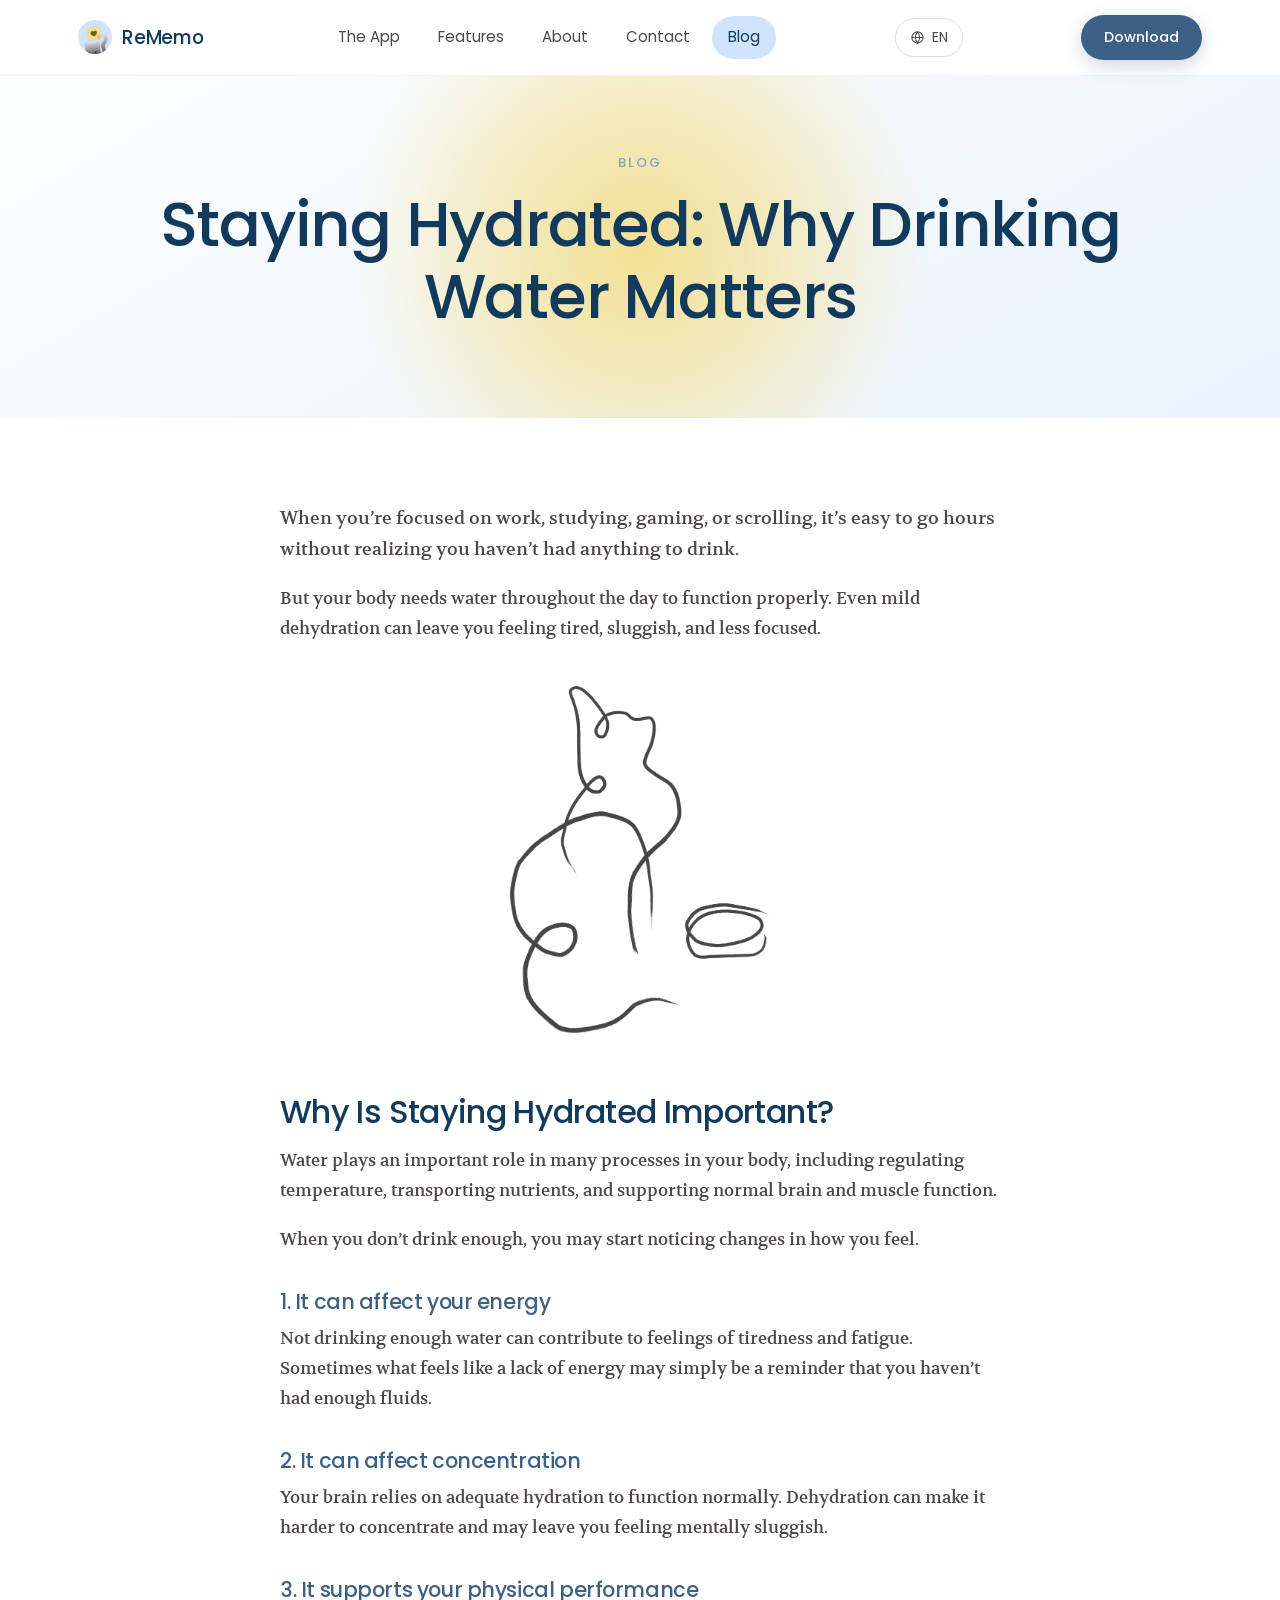
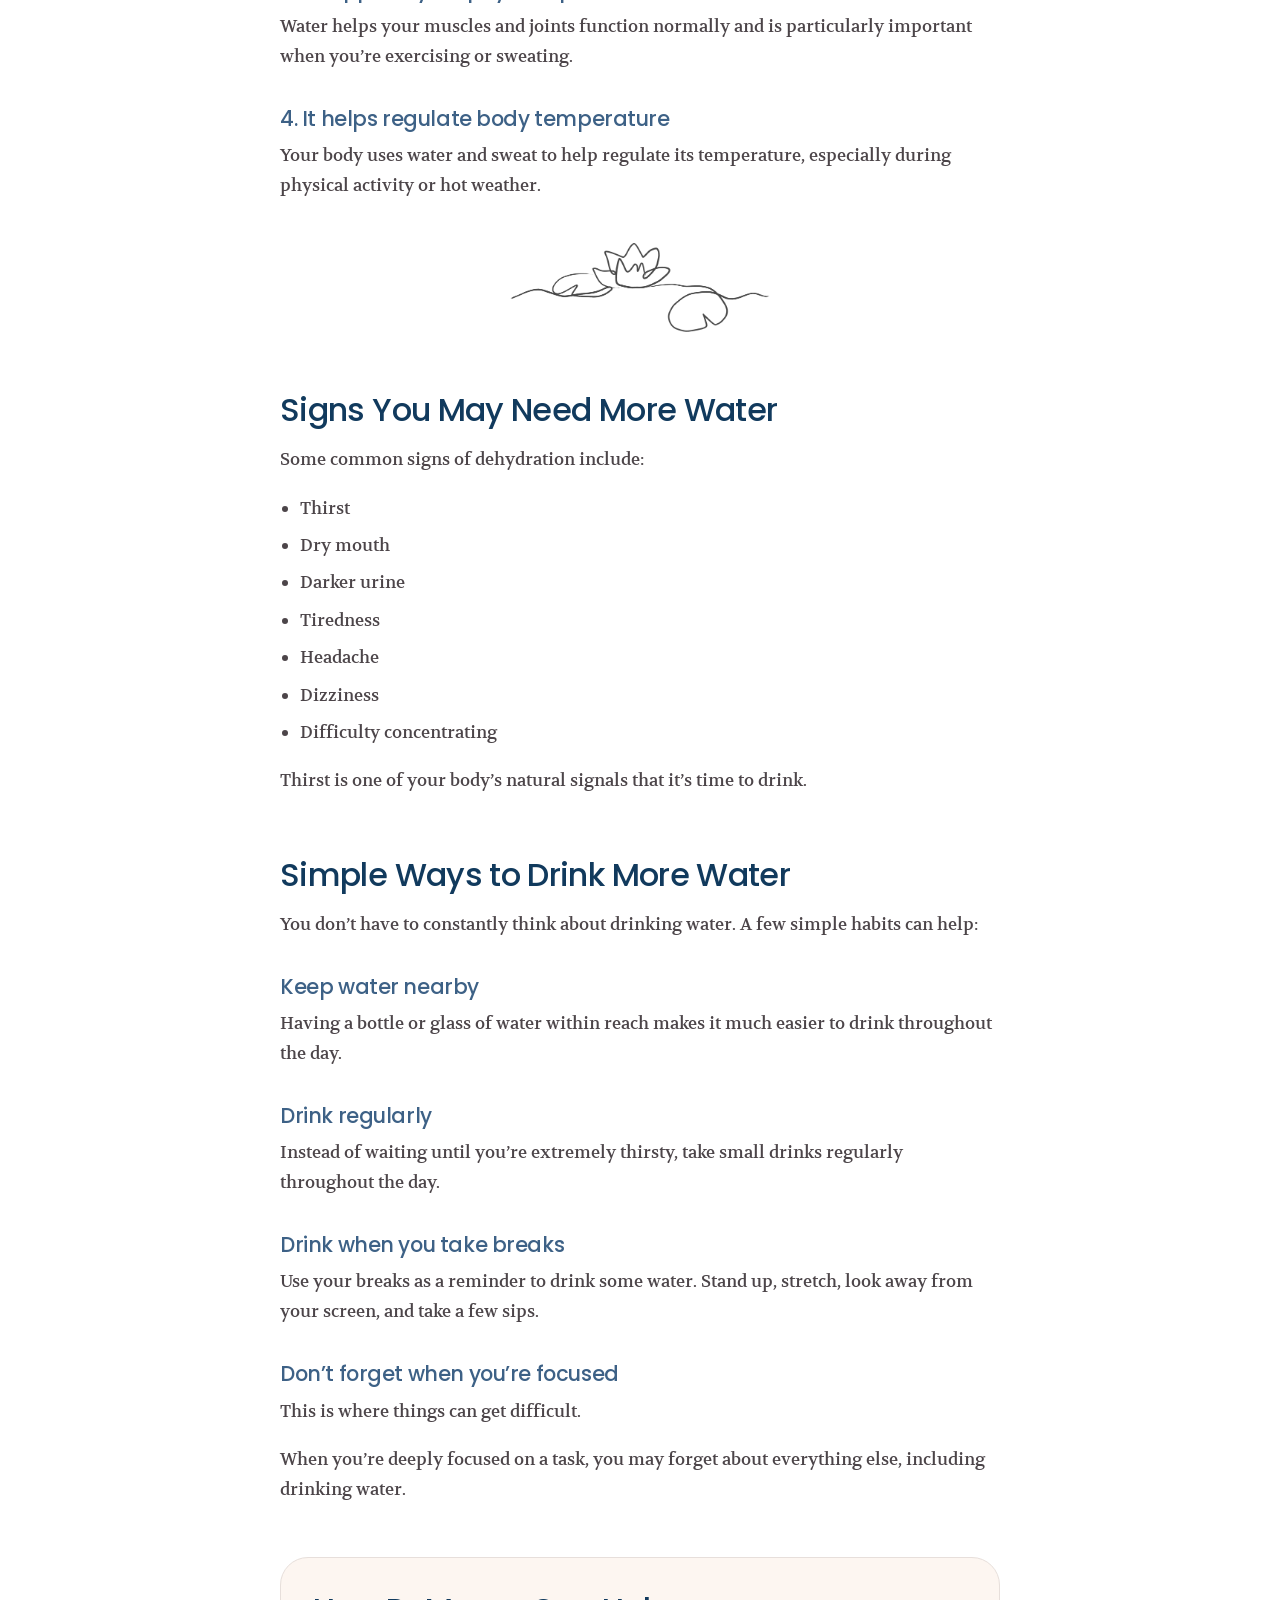
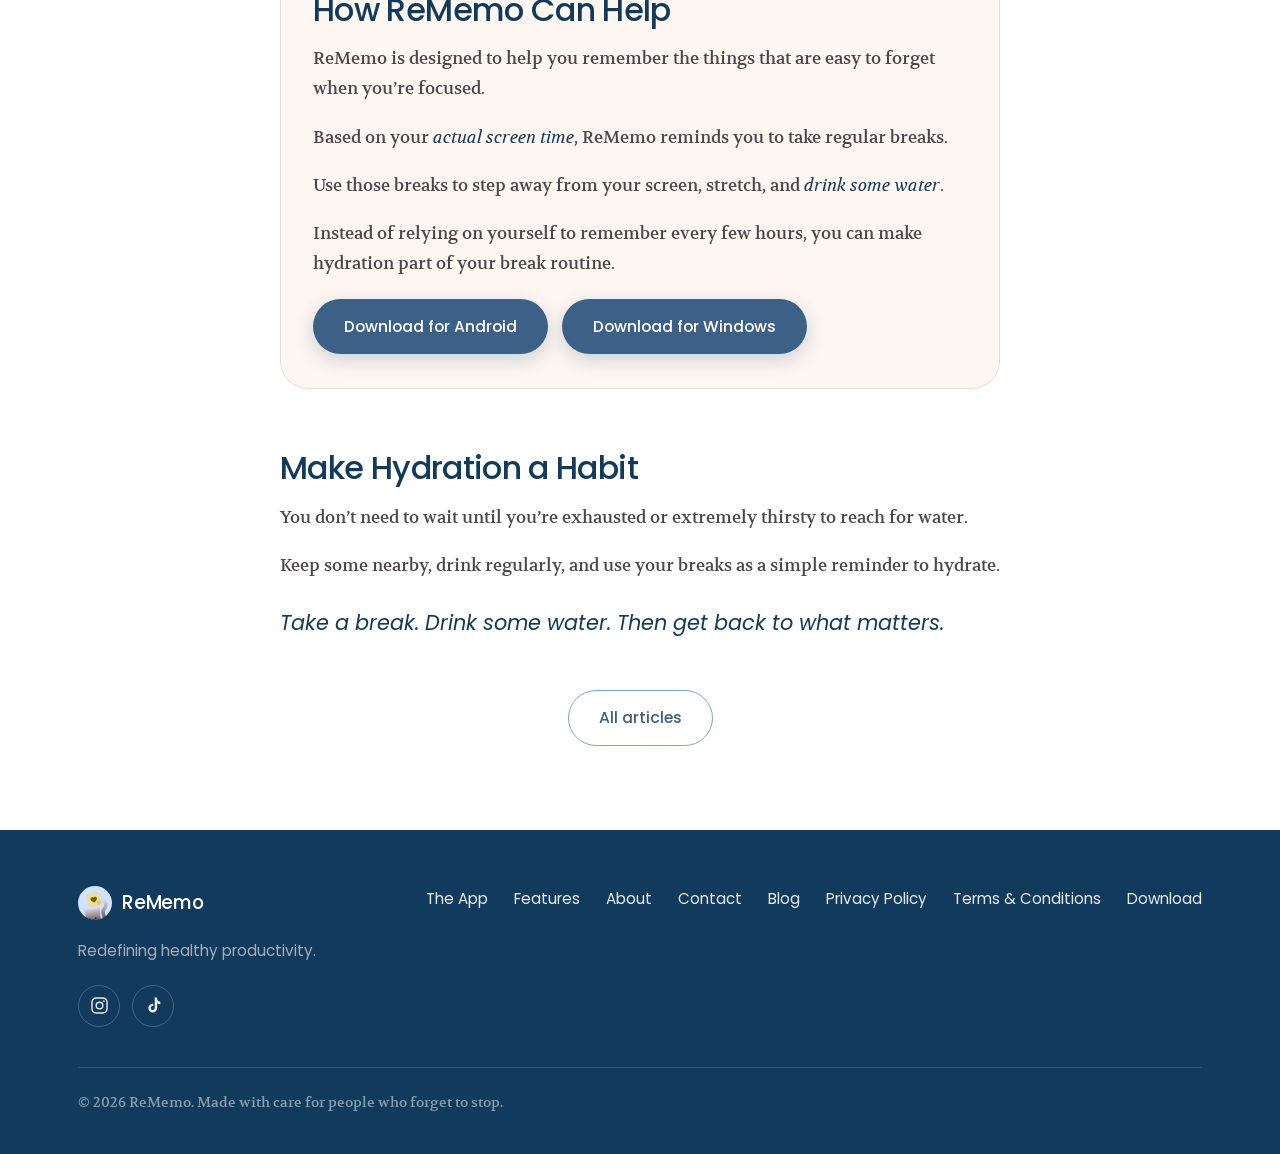
<file: blog-hydration.html>
<!doctype html>
<html lang="en" dir="ltr" data-title-key="b3.title">
<head>
<meta charset="utf-8">
<meta name="viewport" content="width=device-width, initial-scale=1">
<title>Staying Hydrated: Why Drinking Water Matters | ReMemo</title>
<meta name="description" content="What dehydration does to your energy and concentration, and how to make drinking water part of your break routine.">
<meta property="og:title" content="Staying Hydrated: Why Drinking Water Matters | ReMemo">
<meta property="og:description" content="What dehydration does to your energy and concentration, and how to make drinking water part of your break routine.">
<meta property="og:type" content="article">
<meta property="og:image" content="assets/img/logo.png">
<link rel="icon" href="assets/img/favicon.png">
<link rel="preconnect" href="https://fonts.googleapis.com">
<link rel="preconnect" href="https://fonts.gstatic.com" crossorigin>
<link href="https://fonts.googleapis.com/css2?family=Poppins:wght@400;500;600&family=Volkhov:ital,wght@0,400;1,400&display=swap" rel="stylesheet">
<link rel="stylesheet" href="assets/css/style.css">
</head>
<body>

<header class="nav">
  <div class="nav__inner">
    <a class="brand" href="index.html">
      <img src="assets/img/logo.png" alt="">
      ReMemo
    </a>

    <nav>
      <ul class="nav__links">
        <li><a data-i18n="nav.app" href="index.html">The App</a></li>
        <li><a data-i18n="nav.features" href="features.html">Features</a></li>
        <li><a data-i18n="nav.about" href="about.html">About</a></li>
        <li><a data-i18n="nav.contact" href="contact.html">Contact</a></li>
        <li><a data-i18n="nav.blog" href="blog.html" aria-current="page">Blog</a></li>
        <li class="nav__cta-mobile">
          <a data-i18n="nav.download" href="https://play.google.com/store/apps/details?id=com.rememo.app">Download</a>
        </li>
      </ul>
    </nav>

    <a data-i18n="nav.download" class="btn btn--primary btn--sm nav__cta" href="https://play.google.com/store/apps/details?id=com.rememo.app">Download</a>

    <button class="nav__toggle" type="button" aria-label="Menu" aria-expanded="false"><span></span></button>
  </div>
</header>

<main>

  <section class="page-head">
    <div class="page-glow"></div>
    <div class="container">
      <p class="eyebrow" data-i18n="blog.eyebrow">Blog</p>
      <h1 data-i18n="b3.k1">Staying Hydrated: Why Drinking Water Matters</h1>
    </div>
  </section>

  <section class="section section--tight">
    <div class="container">
      <div class="article">

      <p class="lead" data-i18n="b3.k2">
        When you&rsquo;re focused on work, studying, gaming, or scrolling, it&rsquo;s
        easy to go hours without realizing you haven&rsquo;t had anything to drink.
      </p>

      <p data-i18n="b3.k3">
        But your body needs water throughout the day to function properly. Even mild
        dehydration can leave you feeling tired, sluggish, and less focused.
      </p>

      <div class="article__art">
        <img src="assets/img/line/cat-water.png" alt="">
      </div>

      <h2 data-i18n="b3.k4">Why Is Staying Hydrated Important?</h2>

      <p data-i18n="b3.k5">
        Water plays an important role in many processes in your body, including
        regulating temperature, transporting nutrients, and supporting normal brain and
        muscle function.
      </p>
      <p data-i18n="b3.k6">
        When you don&rsquo;t drink enough, you may start noticing changes in how you
        feel.
      </p>

      <h3 data-i18n="b3.k7">1. It can affect your energy</h3>
      <p data-i18n="b3.k8">
        Not drinking enough water can contribute to feelings of tiredness and fatigue.
        Sometimes what feels like a lack of energy may simply be a reminder that you
        haven&rsquo;t had enough fluids.
      </p>

      <h3 data-i18n="b3.k9">2. It can affect concentration</h3>
      <p data-i18n="b3.k10">
        Your brain relies on adequate hydration to function normally. Dehydration can
        make it harder to concentrate and may leave you feeling mentally sluggish.
      </p>

      <h3 data-i18n="b3.k11">3. It supports your physical performance</h3>
      <p data-i18n="b3.k12">
        Water helps your muscles and joints function normally and is particularly
        important when you&rsquo;re exercising or sweating.
      </p>

      <h3 data-i18n="b3.k13">4. It helps regulate body temperature</h3>
      <p data-i18n="b3.k14">
        Your body uses water and sweat to help regulate its temperature, especially
        during physical activity or hot weather.
      </p>

      <div class="article__art">
        <img src="assets/img/line/flower-water.png" alt="">
      </div>

      <h2 data-i18n="b3.k15">Signs You May Need More Water</h2>
      <p data-i18n="b3.k16">Some common signs of dehydration include:</p>
      <ul data-i18n="b3.k17">
        <li>Thirst</li>
        <li>Dry mouth</li>
        <li>Darker urine</li>
        <li>Tiredness</li>
        <li>Headache</li>
        <li>Dizziness</li>
        <li>Difficulty concentrating</li>
      </ul>
      <p data-i18n="b3.k18">Thirst is one of your body&rsquo;s natural signals that it&rsquo;s time to drink.</p>

      <h2 data-i18n="b3.k19">Simple Ways to Drink More Water</h2>
      <p data-i18n="b3.k20">
        You don&rsquo;t have to constantly think about drinking water. A few simple
        habits can help:
      </p>

      <h3 data-i18n="b3.k21">Keep water nearby</h3>
      <p data-i18n="b3.k22">
        Having a bottle or glass of water within reach makes it much easier to drink
        throughout the day.
      </p>

      <h3 data-i18n="b3.k23">Drink regularly</h3>
      <p data-i18n="b3.k24">
        Instead of waiting until you&rsquo;re extremely thirsty, take small drinks
        regularly throughout the day.
      </p>

      <h3 data-i18n="b3.k25">Drink when you take breaks</h3>
      <p data-i18n="b3.k26">
        Use your breaks as a reminder to drink some water. Stand up, stretch, look away
        from your screen, and take a few sips.
      </p>

      <h3 data-i18n="b3.k27">Don&rsquo;t forget when you&rsquo;re focused</h3>
      <p data-i18n="b3.k28">This is where things can get difficult.</p>
      <p data-i18n="b3.k29">
        When you&rsquo;re deeply focused on a task, you may forget about everything
        else, including drinking water.
      </p>

      <div class="article__cta">
        <h2 data-i18n="b3.k30">How ReMemo Can Help</h2>
        <p data-i18n="b3.k31">
          ReMemo is designed to help you remember the things that are easy to forget
          when you&rsquo;re focused.
        </p>
        <p data-i18n="b3.k32">
          Based on your <em>actual screen time</em>, ReMemo reminds you to take regular
          breaks.
        </p>
        <p data-i18n="b3.k33">
          Use those breaks to step away from your screen, stretch, and
          <em>drink some water</em>.
        </p>
        <p data-i18n="b3.k34">
          Instead of relying on yourself to remember every few hours, you can make
          hydration part of your break routine.
        </p>
        <div class="btn-row" style="margin-top: 20px;">
          <a data-i18n="dl.android" class="btn btn--primary" href="https://play.google.com/store/apps/details?id=com.rememo.app">Download for Android</a>
          <a data-i18n="dl.windows" class="btn btn--primary" href="https://apps.microsoft.com/detail/9NGDQZP9XQPJ" target="_blank" rel="noopener">Download for Windows</a>
        </div>
      </div>

      <h2 data-i18n="b3.k35">Make Hydration a Habit</h2>
      <p data-i18n="b3.k36">
        You don&rsquo;t need to wait until you&rsquo;re exhausted or extremely thirsty
        to reach for water.
      </p>
      <p data-i18n="b3.k37">
        Keep some nearby, drink regularly, and use your breaks as a simple reminder to
        hydrate.
      </p>
      <p class="accent-line" data-i18n="b3.k38">
        <em>Take a break. Drink some water. Then get back to what matters.</em>
      </p>

      <div class="post-nav">
        <a data-i18n="blog.back" class="btn btn--ghost" href="blog.html">All articles</a>
      </div>

      </div>
    </div>
  </section>

</main>

<footer class="footer">
  <div class="container">
    <div class="footer__top">
      <div>
        <a class="brand" href="index.html">
          <img src="assets/img/logo.png" alt="">
          ReMemo
        </a>
        <p data-i18n="foot.tag" class="footer__tag">Redefining healthy productivity.</p>
        <div class="socials">
          <a class="social" href="https://www.instagram.com/rememo_app/" target="_blank" rel="noopener"
             aria-label="ReMemo on Instagram" title="Instagram">
            <svg viewBox="0 0 24 24" fill="none" stroke="currentColor" stroke-width="1.8"
                 stroke-linecap="round" stroke-linejoin="round" aria-hidden="true">
              <rect x="2.5" y="2.5" width="19" height="19" rx="5.4"/>
              <circle cx="12" cy="12" r="4.2"/>
              <circle cx="17.6" cy="6.4" r="1.1" fill="currentColor" stroke="none"/>
            </svg>
          </a>
          <a class="social" href="https://www.tiktok.com/@rememo_1" target="_blank" rel="noopener"
             aria-label="ReMemo on TikTok" title="TikTok">
            <svg viewBox="0 0 24 24" fill="currentColor" aria-hidden="true">
              <path d="M16.6 2h-3.05v13.2a2.5 2.5 0 1 1-2.5-2.5c.22 0 .43.03.63.08v-3.1a5.7 5.7 0 0 0-.63-.04 5.57 5.57 0 1 0 5.57 5.57V9.02a6.9 6.9 0 0 0 4.02 1.29V7.25a3.9 3.9 0 0 1-2.79-1.2A3.92 3.92 0 0 1 16.6 2Z"/>
            </svg>
          </a>
        </div>
      </div>
      <nav class="footer__links">
        <a data-i18n="nav.app" href="index.html">The App</a>
        <a data-i18n="nav.features" href="features.html">Features</a>
        <a data-i18n="a.eyebrow" href="about.html">About</a>
        <a data-i18n="c.eyebrow" href="contact.html">Contact</a>
        <a data-i18n="nav.blog" href="blog.html">Blog</a>
        <a data-i18n="legal.privacyTitle" href="https://sterbenxss.github.io/rememo-legal/privacy.html" target="_blank" rel="noopener">Privacy Policy</a>
        <a data-i18n="legal.termsTitle" href="https://sterbenxss.github.io/rememo-legal/terms.html" target="_blank" rel="noopener">Terms &amp; Conditions</a>
        <a data-i18n="nav.download" href="https://play.google.com/store/apps/details?id=com.rememo.app">Download</a>
      </nav>
    </div>
    <p data-i18n="foot.copy" class="footer__bottom">&copy; 2026 ReMemo. Made with care for people who forget to stop.</p>
  </div>
</footer>

<script src="assets/js/i18n-data.js"></script>
<script src="assets/js/i18n.js"></script>
<script src="assets/js/main.js"></script>
</body>
</html>
</file>
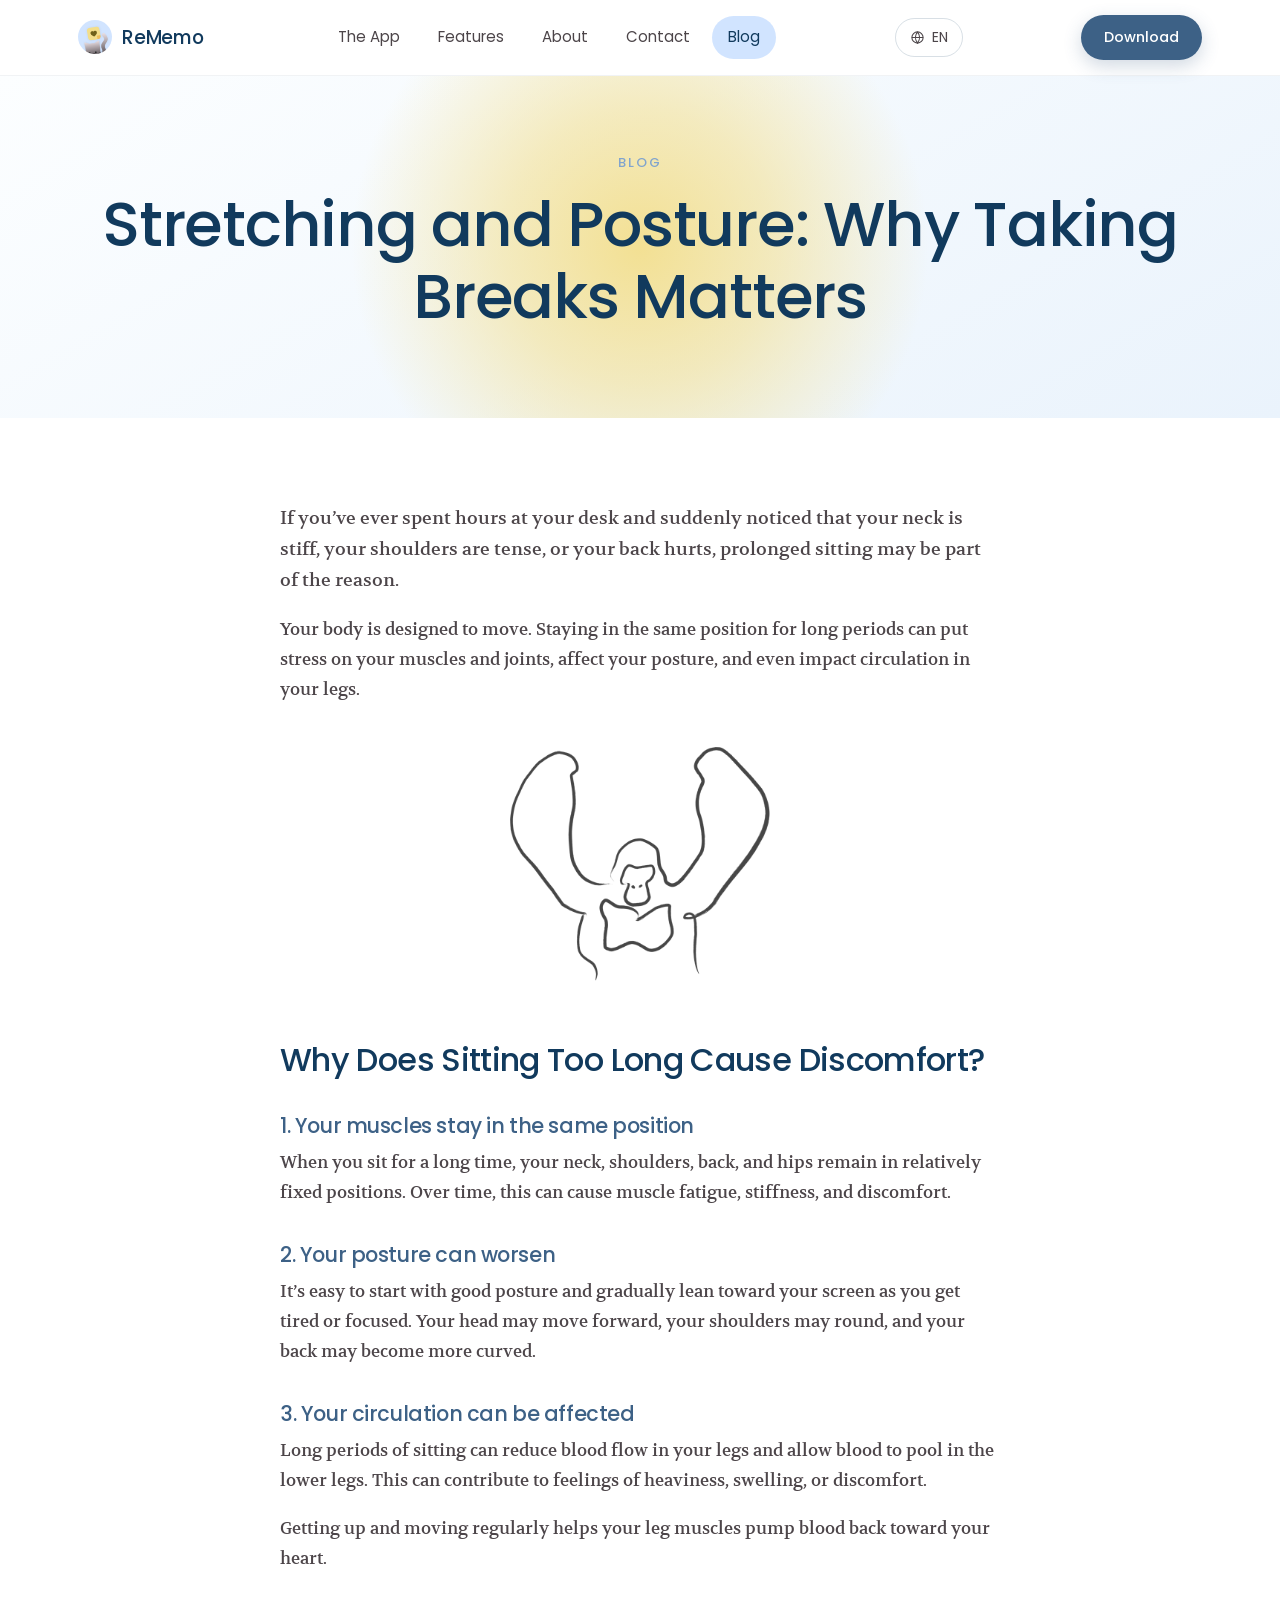
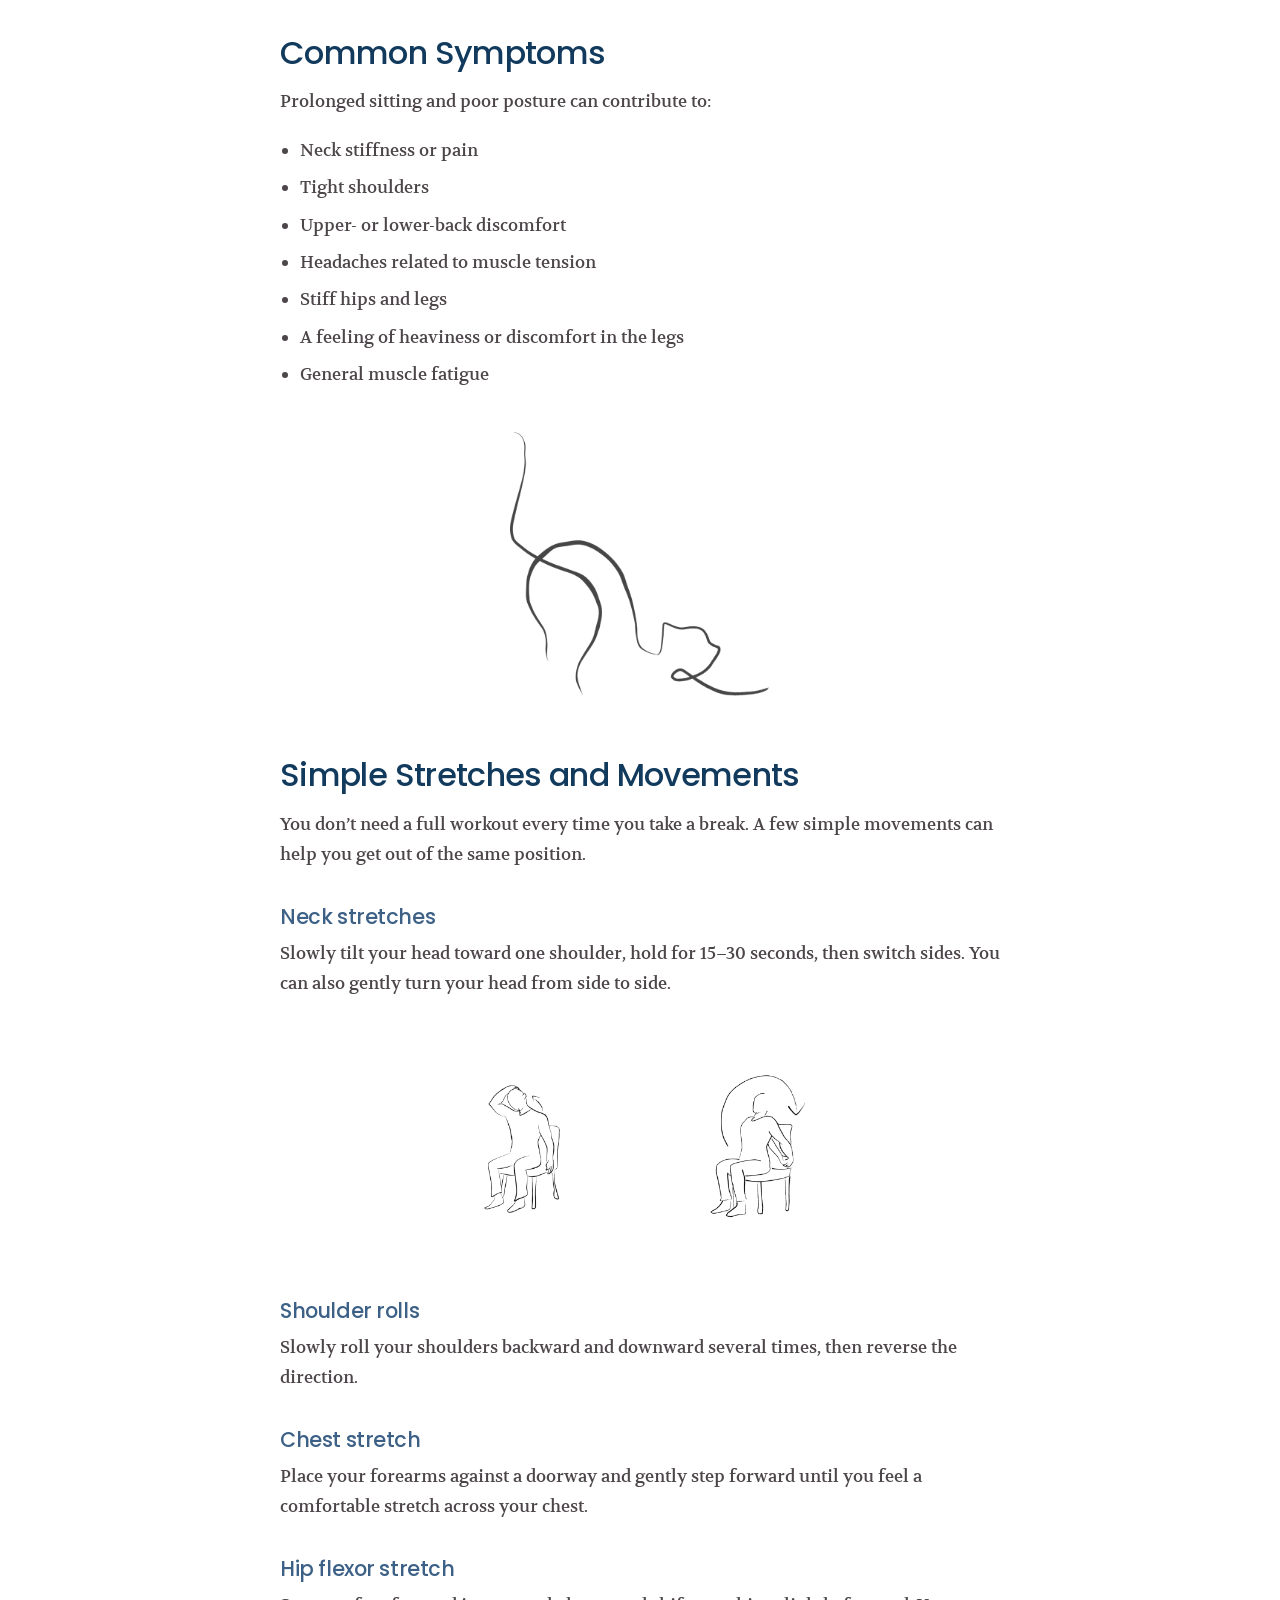
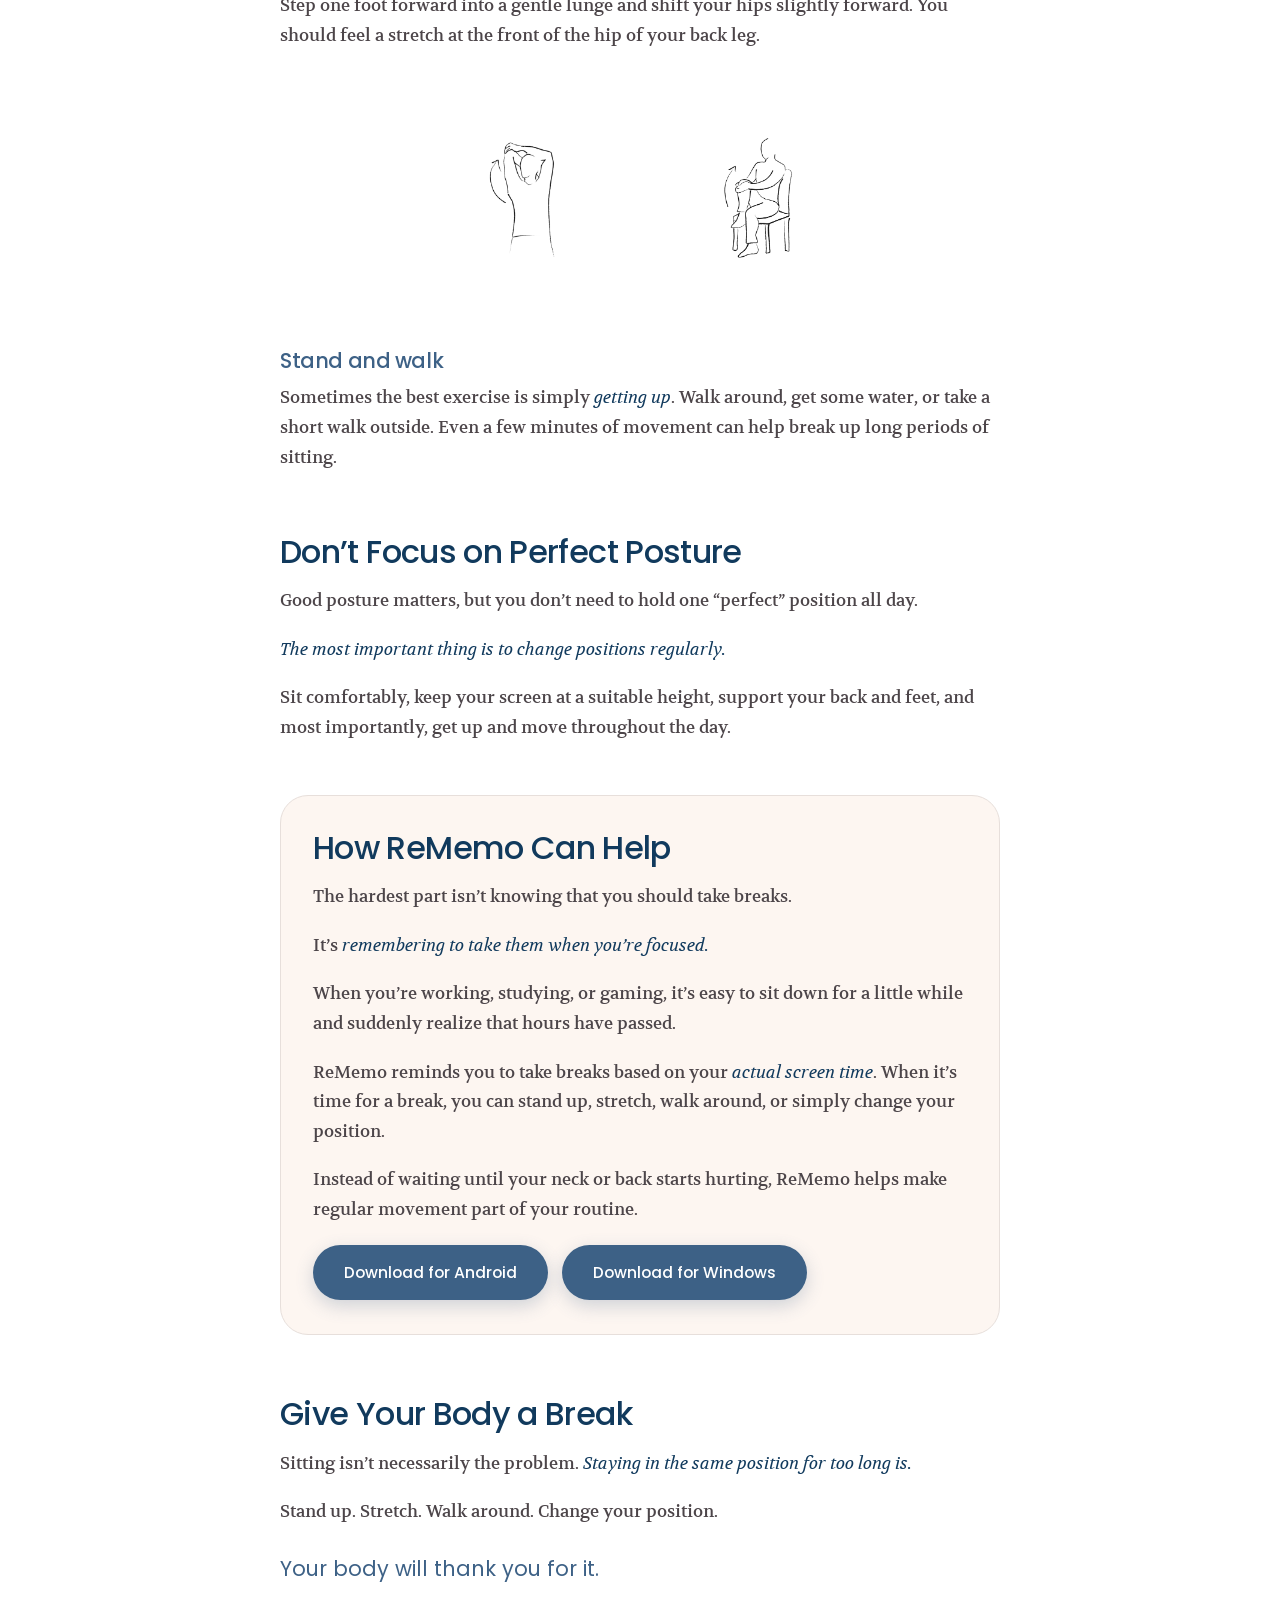
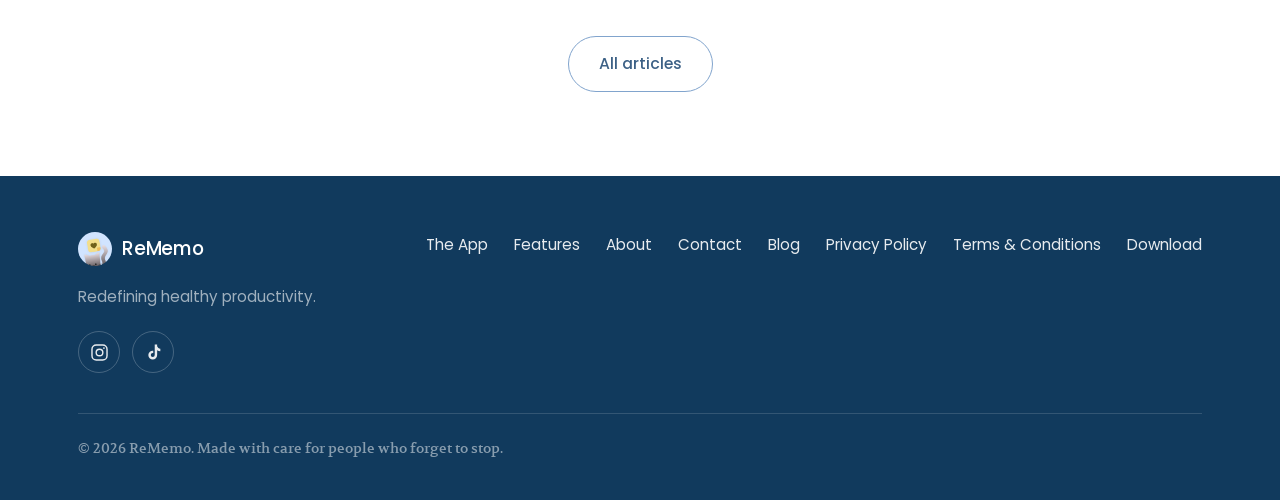
<file: blog-stretching.html>
<!doctype html>
<html lang="en" dir="ltr" data-title-key="b2.title">
<head>
<meta charset="utf-8">
<meta name="viewport" content="width=device-width, initial-scale=1">
<title>Stretching and Posture: Why Taking Breaks Matters | ReMemo</title>
<meta name="description" content="Why long periods in the same position leave you stiff, and the simple stretches that break it up.">
<meta property="og:title" content="Stretching and Posture: Why Taking Breaks Matters | ReMemo">
<meta property="og:description" content="Why long periods in the same position leave you stiff, and the simple stretches that break it up.">
<meta property="og:type" content="article">
<meta property="og:image" content="assets/img/logo.png">
<link rel="icon" href="assets/img/favicon.png">
<link rel="preconnect" href="https://fonts.googleapis.com">
<link rel="preconnect" href="https://fonts.gstatic.com" crossorigin>
<link href="https://fonts.googleapis.com/css2?family=Poppins:wght@400;500;600&family=Volkhov:ital,wght@0,400;1,400&display=swap" rel="stylesheet">
<link rel="stylesheet" href="assets/css/style.css">
</head>
<body>

<header class="nav">
  <div class="nav__inner">
    <a class="brand" href="index.html">
      <img src="assets/img/logo.png" alt="">
      ReMemo
    </a>

    <nav>
      <ul class="nav__links">
        <li><a data-i18n="nav.app" href="index.html">The App</a></li>
        <li><a data-i18n="nav.features" href="features.html">Features</a></li>
        <li><a data-i18n="nav.about" href="about.html">About</a></li>
        <li><a data-i18n="nav.contact" href="contact.html">Contact</a></li>
        <li><a data-i18n="nav.blog" href="blog.html" aria-current="page">Blog</a></li>
        <li class="nav__cta-mobile">
          <a data-i18n="nav.download" href="https://play.google.com/store/apps/details?id=com.rememo.app">Download</a>
        </li>
      </ul>
    </nav>

    <a data-i18n="nav.download" class="btn btn--primary btn--sm nav__cta" href="https://play.google.com/store/apps/details?id=com.rememo.app">Download</a>

    <button class="nav__toggle" type="button" aria-label="Menu" aria-expanded="false"><span></span></button>
  </div>
</header>

<main>

  <section class="page-head">
    <div class="page-glow"></div>
    <div class="container">
      <p class="eyebrow" data-i18n="blog.eyebrow">Blog</p>
      <h1 data-i18n="b2.k1">Stretching and Posture: Why Taking Breaks Matters</h1>
    </div>
  </section>

  <section class="section section--tight">
    <div class="container">
      <div class="article">

      <p class="lead" data-i18n="b2.k2">
        If you&rsquo;ve ever spent hours at your desk and suddenly noticed that your
        neck is stiff, your shoulders are tense, or your back hurts, prolonged sitting
        may be part of the reason.
      </p>

      <p data-i18n="b2.k3">
        Your body is designed to move. Staying in the same position for long periods can
        put stress on your muscles and joints, affect your posture, and even impact
        circulation in your legs.
      </p>

      <div class="article__art">
        <img src="assets/img/line/gorilla-stretch.png" alt="">
      </div>

      <h2 data-i18n="b2.k4">Why Does Sitting Too Long Cause Discomfort?</h2>

      <h3 data-i18n="b2.k5">1. Your muscles stay in the same position</h3>
      <p data-i18n="b2.k6">
        When you sit for a long time, your neck, shoulders, back, and hips remain in
        relatively fixed positions. Over time, this can cause muscle fatigue, stiffness,
        and discomfort.
      </p>

      <h3 data-i18n="b2.k7">2. Your posture can worsen</h3>
      <p data-i18n="b2.k8">
        It&rsquo;s easy to start with good posture and gradually lean toward your screen
        as you get tired or focused. Your head may move forward, your shoulders may
        round, and your back may become more curved.
      </p>

      <h3 data-i18n="b2.k9">3. Your circulation can be affected</h3>
      <p data-i18n="b2.k10">
        Long periods of sitting can reduce blood flow in your legs and allow blood to
        pool in the lower legs. This can contribute to feelings of heaviness, swelling,
        or discomfort.
      </p>
      <p data-i18n="b2.k11">
        Getting up and moving regularly helps your leg muscles pump blood back toward
        your heart.
      </p>

      <h2 data-i18n="b2.k12">Common Symptoms</h2>
      <p data-i18n="b2.k13">Prolonged sitting and poor posture can contribute to:</p>
      <ul data-i18n="b2.k14">
        <li>Neck stiffness or pain</li>
        <li>Tight shoulders</li>
        <li>Upper- or lower-back discomfort</li>
        <li>Headaches related to muscle tension</li>
        <li>Stiff hips and legs</li>
        <li>A feeling of heaviness or discomfort in the legs</li>
        <li>General muscle fatigue</li>
      </ul>

      <div class="article__art">
        <img src="assets/img/line/cat-stretch.png" alt="">
      </div>

      <h2 data-i18n="b2.k15">Simple Stretches and Movements</h2>

      <p data-i18n="b2.k16">
        You don&rsquo;t need a full workout every time you take a break. A few simple
        movements can help you get out of the same position.
      </p>

      <h3 data-i18n="b2.k17">Neck stretches</h3>
      <p data-i18n="b2.k18">
        Slowly tilt your head toward one shoulder, hold for 15&ndash;30 seconds, then
        switch sides. You can also gently turn your head from side to side.
      </p>

      <div class="article__art article__art--row article__art--diagram">
        <img src="assets/img/line/neck-tilt.png" alt="">
        <img src="assets/img/line/shoulder-opener.png" alt="">
      </div>

      <h3 data-i18n="b2.k19">Shoulder rolls</h3>
      <p data-i18n="b2.k20">
        Slowly roll your shoulders backward and downward several times, then reverse the
        direction.
      </p>

      <h3 data-i18n="b2.k21">Chest stretch</h3>
      <p data-i18n="b2.k22">
        Place your forearms against a doorway and gently step forward until you feel a
        comfortable stretch across your chest.
      </p>

      <h3 data-i18n="b2.k23">Hip flexor stretch</h3>
      <p data-i18n="b2.k24">
        Step one foot forward into a gentle lunge and shift your hips slightly forward.
        You should feel a stretch at the front of the hip of your back leg.
      </p>

      <div class="article__art article__art--row article__art--diagram">
        <img src="assets/img/line/overhead-stretch.png" alt="">
        <img src="assets/img/line/knee-hug-twist.png" alt="">
      </div>

      <h3 data-i18n="b2.k25">Stand and walk</h3>
      <p data-i18n="b2.k26">
        Sometimes the best exercise is simply <em>getting up</em>. Walk around, get some
        water, or take a short walk outside. Even a few minutes of movement can help
        break up long periods of sitting.
      </p>

      <h2 data-i18n="b2.k27">Don&rsquo;t Focus on Perfect Posture</h2>
      <p data-i18n="b2.k28">
        Good posture matters, but you don&rsquo;t need to hold one
        &ldquo;perfect&rdquo; position all day.
      </p>
      <p data-i18n="b2.k29"><em>The most important thing is to change positions regularly.</em></p>
      <p data-i18n="b2.k30">
        Sit comfortably, keep your screen at a suitable height, support your back and
        feet, and most importantly, get up and move throughout the day.
      </p>

      <div class="article__cta">
        <h2 data-i18n="b2.k31">How ReMemo Can Help</h2>
        <p data-i18n="b2.k32">The hardest part isn&rsquo;t knowing that you should take breaks.</p>
        <p data-i18n="b2.k33">It&rsquo;s <em>remembering to take them when you&rsquo;re focused.</em></p>
        <p data-i18n="b2.k34">
          When you&rsquo;re working, studying, or gaming, it&rsquo;s easy to sit down
          for a little while and suddenly realize that hours have passed.
        </p>
        <p data-i18n="b2.k35">
          ReMemo reminds you to take breaks based on your <em>actual screen time</em>.
          When it&rsquo;s time for a break, you can stand up, stretch, walk around, or
          simply change your position.
        </p>
        <p data-i18n="b2.k36">
          Instead of waiting until your neck or back starts hurting, ReMemo helps make
          regular movement part of your routine.
        </p>
        <div class="btn-row" style="margin-top: 20px;">
          <a data-i18n="dl.android" class="btn btn--primary" href="https://play.google.com/store/apps/details?id=com.rememo.app">Download for Android</a>
          <a data-i18n="dl.windows" class="btn btn--primary" href="https://apps.microsoft.com/detail/9NGDQZP9XQPJ" target="_blank" rel="noopener">Download for Windows</a>
        </div>
      </div>

      <h2 data-i18n="b2.k37">Give Your Body a Break</h2>
      <p data-i18n="b2.k38">
        Sitting isn&rsquo;t necessarily the problem.
        <em>Staying in the same position for too long is.</em>
      </p>
      <p data-i18n="b2.k39">Stand up. Stretch. Walk around. Change your position.</p>
      <p class="accent-line" data-i18n="b2.k40">Your body will thank you for it.</p>

      <div class="post-nav">
        <a data-i18n="blog.back" class="btn btn--ghost" href="blog.html">All articles</a>
      </div>

      </div>
    </div>
  </section>

</main>

<footer class="footer">
  <div class="container">
    <div class="footer__top">
      <div>
        <a class="brand" href="index.html">
          <img src="assets/img/logo.png" alt="">
          ReMemo
        </a>
        <p data-i18n="foot.tag" class="footer__tag">Redefining healthy productivity.</p>
        <div class="socials">
          <a class="social" href="https://www.instagram.com/rememo_app/" target="_blank" rel="noopener"
             aria-label="ReMemo on Instagram" title="Instagram">
            <svg viewBox="0 0 24 24" fill="none" stroke="currentColor" stroke-width="1.8"
                 stroke-linecap="round" stroke-linejoin="round" aria-hidden="true">
              <rect x="2.5" y="2.5" width="19" height="19" rx="5.4"/>
              <circle cx="12" cy="12" r="4.2"/>
              <circle cx="17.6" cy="6.4" r="1.1" fill="currentColor" stroke="none"/>
            </svg>
          </a>
          <a class="social" href="https://www.tiktok.com/@rememo_1" target="_blank" rel="noopener"
             aria-label="ReMemo on TikTok" title="TikTok">
            <svg viewBox="0 0 24 24" fill="currentColor" aria-hidden="true">
              <path d="M16.6 2h-3.05v13.2a2.5 2.5 0 1 1-2.5-2.5c.22 0 .43.03.63.08v-3.1a5.7 5.7 0 0 0-.63-.04 5.57 5.57 0 1 0 5.57 5.57V9.02a6.9 6.9 0 0 0 4.02 1.29V7.25a3.9 3.9 0 0 1-2.79-1.2A3.92 3.92 0 0 1 16.6 2Z"/>
            </svg>
          </a>
        </div>
      </div>
      <nav class="footer__links">
        <a data-i18n="nav.app" href="index.html">The App</a>
        <a data-i18n="nav.features" href="features.html">Features</a>
        <a data-i18n="a.eyebrow" href="about.html">About</a>
        <a data-i18n="c.eyebrow" href="contact.html">Contact</a>
        <a data-i18n="nav.blog" href="blog.html">Blog</a>
        <a data-i18n="legal.privacyTitle" href="https://sterbenxss.github.io/rememo-legal/privacy.html" target="_blank" rel="noopener">Privacy Policy</a>
        <a data-i18n="legal.termsTitle" href="https://sterbenxss.github.io/rememo-legal/terms.html" target="_blank" rel="noopener">Terms &amp; Conditions</a>
        <a data-i18n="nav.download" href="https://play.google.com/store/apps/details?id=com.rememo.app">Download</a>
      </nav>
    </div>
    <p data-i18n="foot.copy" class="footer__bottom">&copy; 2026 ReMemo. Made with care for people who forget to stop.</p>
  </div>
</footer>

<script src="assets/js/i18n-data.js"></script>
<script src="assets/js/i18n.js"></script>
<script src="assets/js/main.js"></script>
</body>
</html>
</file>
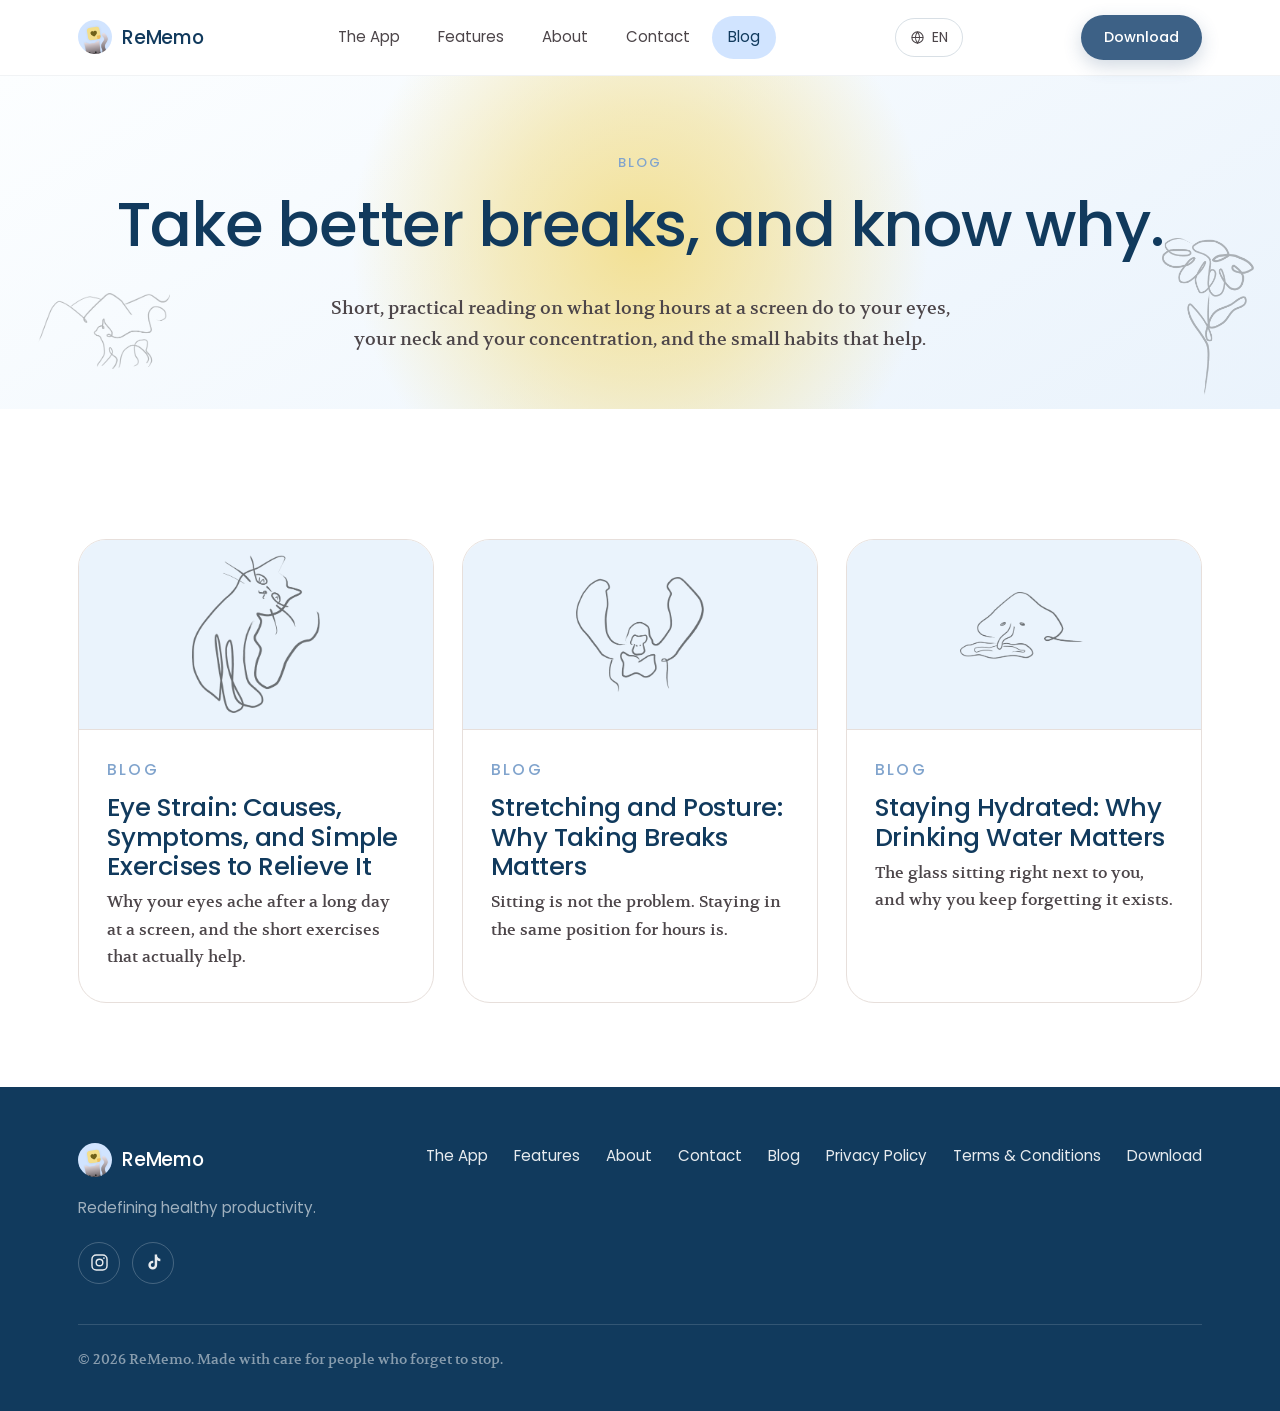
<file: blog.html>
<!doctype html>
<html lang="en" dir="ltr" data-title-key="blog.h1">
<head>
<meta charset="utf-8">
<meta name="viewport" content="width=device-width, initial-scale=1">
<title>Blog | ReMemo</title>
<meta name="description" content="Short, practical reading on eye strain, posture, hydration and the habits that keep you comfortable at a screen.">
<meta property="og:title" content="Blog | ReMemo">
<meta property="og:description" content="Short, practical reading on eye strain, posture, hydration and the habits that keep you comfortable at a screen.">
<meta property="og:type" content="article">
<meta property="og:image" content="assets/img/logo.png">
<link rel="icon" href="assets/img/favicon.png">
<link rel="preconnect" href="https://fonts.googleapis.com">
<link rel="preconnect" href="https://fonts.gstatic.com" crossorigin>
<link href="https://fonts.googleapis.com/css2?family=Poppins:wght@400;500;600&family=Volkhov:ital,wght@0,400;1,400&display=swap" rel="stylesheet">
<link rel="stylesheet" href="assets/css/style.css">
</head>
<body>

<header class="nav">
  <div class="nav__inner">
    <a class="brand" href="index.html">
      <img src="assets/img/logo.png" alt="">
      ReMemo
    </a>

    <nav>
      <ul class="nav__links">
        <li><a data-i18n="nav.app" href="index.html">The App</a></li>
        <li><a data-i18n="nav.features" href="features.html">Features</a></li>
        <li><a data-i18n="nav.about" href="about.html">About</a></li>
        <li><a data-i18n="nav.contact" href="contact.html">Contact</a></li>
        <li><a data-i18n="nav.blog" href="blog.html" aria-current="page">Blog</a></li>
        <li class="nav__cta-mobile">
          <a data-i18n="nav.download" href="https://play.google.com/store/apps/details?id=com.rememo.app">Download</a>
        </li>
      </ul>
    </nav>

    <a data-i18n="nav.download" class="btn btn--primary btn--sm nav__cta" href="https://play.google.com/store/apps/details?id=com.rememo.app">Download</a>

    <button class="nav__toggle" type="button" aria-label="Menu" aria-expanded="false"><span></span></button>
  </div>
</header>

<main>

  <section class="page-head">
    <div class="page-glow"></div>
    <img class="doodle doodle--soft" src="assets/img/line/cat-horizon.png" alt=""
         style="bottom: 12%; left: 3%; width: 132px;">
    <img class="doodle doodle--soft" src="assets/img/line/flower-happy.png" alt=""
         style="bottom: 4%; right: 2%; width: 92px;">
    <div class="container">
      <p data-i18n="blog.eyebrow" class="eyebrow">Blog</p>
      <h1 data-i18n="blog.h1">Take better breaks, and know why.</h1>
      <p data-i18n="blog.lead" class="lead">
        Short, practical reading on what long hours at a screen do to your eyes,
        your neck and your concentration, and the small habits that help.
      </p>
    </div>
  </section>

  <section class="section section--tight">
    <div class="container">
      <div class="post-grid">
        <a class="post-card reveal" href="blog-eye-strain.html">
          <div class="post-card__art">
            <img src="assets/img/line/cat-glasses.png" alt="">
          </div>
          <div class="post-card__body">
            <p data-i18n="blog.eyebrow" class="eyebrow">Blog</p>
            <h3 data-i18n="b1.title">Eye Strain: Causes, Symptoms, and Simple Exercises to Relieve It</h3>
            <p data-i18n="b1.blurb">Why your eyes ache after a long day at a screen, and the short exercises that actually help.</p>
          </div>
        </a>
        <a class="post-card reveal" href="blog-stretching.html">
          <div class="post-card__art">
            <img src="assets/img/line/gorilla-stretch.png" alt="">
          </div>
          <div class="post-card__body">
            <p data-i18n="blog.eyebrow" class="eyebrow">Blog</p>
            <h3 data-i18n="b2.title">Stretching and Posture: Why Taking Breaks Matters</h3>
            <p data-i18n="b2.blurb">Sitting is not the problem. Staying in the same position for hours is.</p>
          </div>
        </a>
        <a class="post-card reveal" href="blog-hydration.html">
          <div class="post-card__art">
            <img src="assets/img/line/blob-water.png" alt="">
          </div>
          <div class="post-card__body">
            <p data-i18n="blog.eyebrow" class="eyebrow">Blog</p>
            <h3 data-i18n="b3.title">Staying Hydrated: Why Drinking Water Matters</h3>
            <p data-i18n="b3.blurb">The glass sitting right next to you, and why you keep forgetting it exists.</p>
          </div>
        </a>
      </div>
    </div>
  </section>

</main>

<footer class="footer">
  <div class="container">
    <div class="footer__top">
      <div>
        <a class="brand" href="index.html">
          <img src="assets/img/logo.png" alt="">
          ReMemo
        </a>
        <p data-i18n="foot.tag" class="footer__tag">Redefining healthy productivity.</p>
        <div class="socials">
          <a class="social" href="https://www.instagram.com/rememo_app/" target="_blank" rel="noopener"
             aria-label="ReMemo on Instagram" title="Instagram">
            <svg viewBox="0 0 24 24" fill="none" stroke="currentColor" stroke-width="1.8"
                 stroke-linecap="round" stroke-linejoin="round" aria-hidden="true">
              <rect x="2.5" y="2.5" width="19" height="19" rx="5.4"/>
              <circle cx="12" cy="12" r="4.2"/>
              <circle cx="17.6" cy="6.4" r="1.1" fill="currentColor" stroke="none"/>
            </svg>
          </a>
          <a class="social" href="https://www.tiktok.com/@rememo_1" target="_blank" rel="noopener"
             aria-label="ReMemo on TikTok" title="TikTok">
            <svg viewBox="0 0 24 24" fill="currentColor" aria-hidden="true">
              <path d="M16.6 2h-3.05v13.2a2.5 2.5 0 1 1-2.5-2.5c.22 0 .43.03.63.08v-3.1a5.7 5.7 0 0 0-.63-.04 5.57 5.57 0 1 0 5.57 5.57V9.02a6.9 6.9 0 0 0 4.02 1.29V7.25a3.9 3.9 0 0 1-2.79-1.2A3.92 3.92 0 0 1 16.6 2Z"/>
            </svg>
          </a>
        </div>
      </div>
      <nav class="footer__links">
        <a data-i18n="nav.app" href="index.html">The App</a>
        <a data-i18n="nav.features" href="features.html">Features</a>
        <a data-i18n="a.eyebrow" href="about.html">About</a>
        <a data-i18n="c.eyebrow" href="contact.html">Contact</a>
        <a data-i18n="nav.blog" href="blog.html">Blog</a>
        <a data-i18n="legal.privacyTitle" href="https://sterbenxss.github.io/rememo-legal/privacy.html" target="_blank" rel="noopener">Privacy Policy</a>
        <a data-i18n="legal.termsTitle" href="https://sterbenxss.github.io/rememo-legal/terms.html" target="_blank" rel="noopener">Terms &amp; Conditions</a>
        <a data-i18n="nav.download" href="https://play.google.com/store/apps/details?id=com.rememo.app">Download</a>
      </nav>
    </div>
    <p data-i18n="foot.copy" class="footer__bottom">&copy; 2026 ReMemo. Made with care for people who forget to stop.</p>
  </div>
</footer>

<script src="assets/js/i18n-data.js"></script>
<script src="assets/js/i18n.js"></script>
<script src="assets/js/main.js"></script>
</body>
</html>
</file>
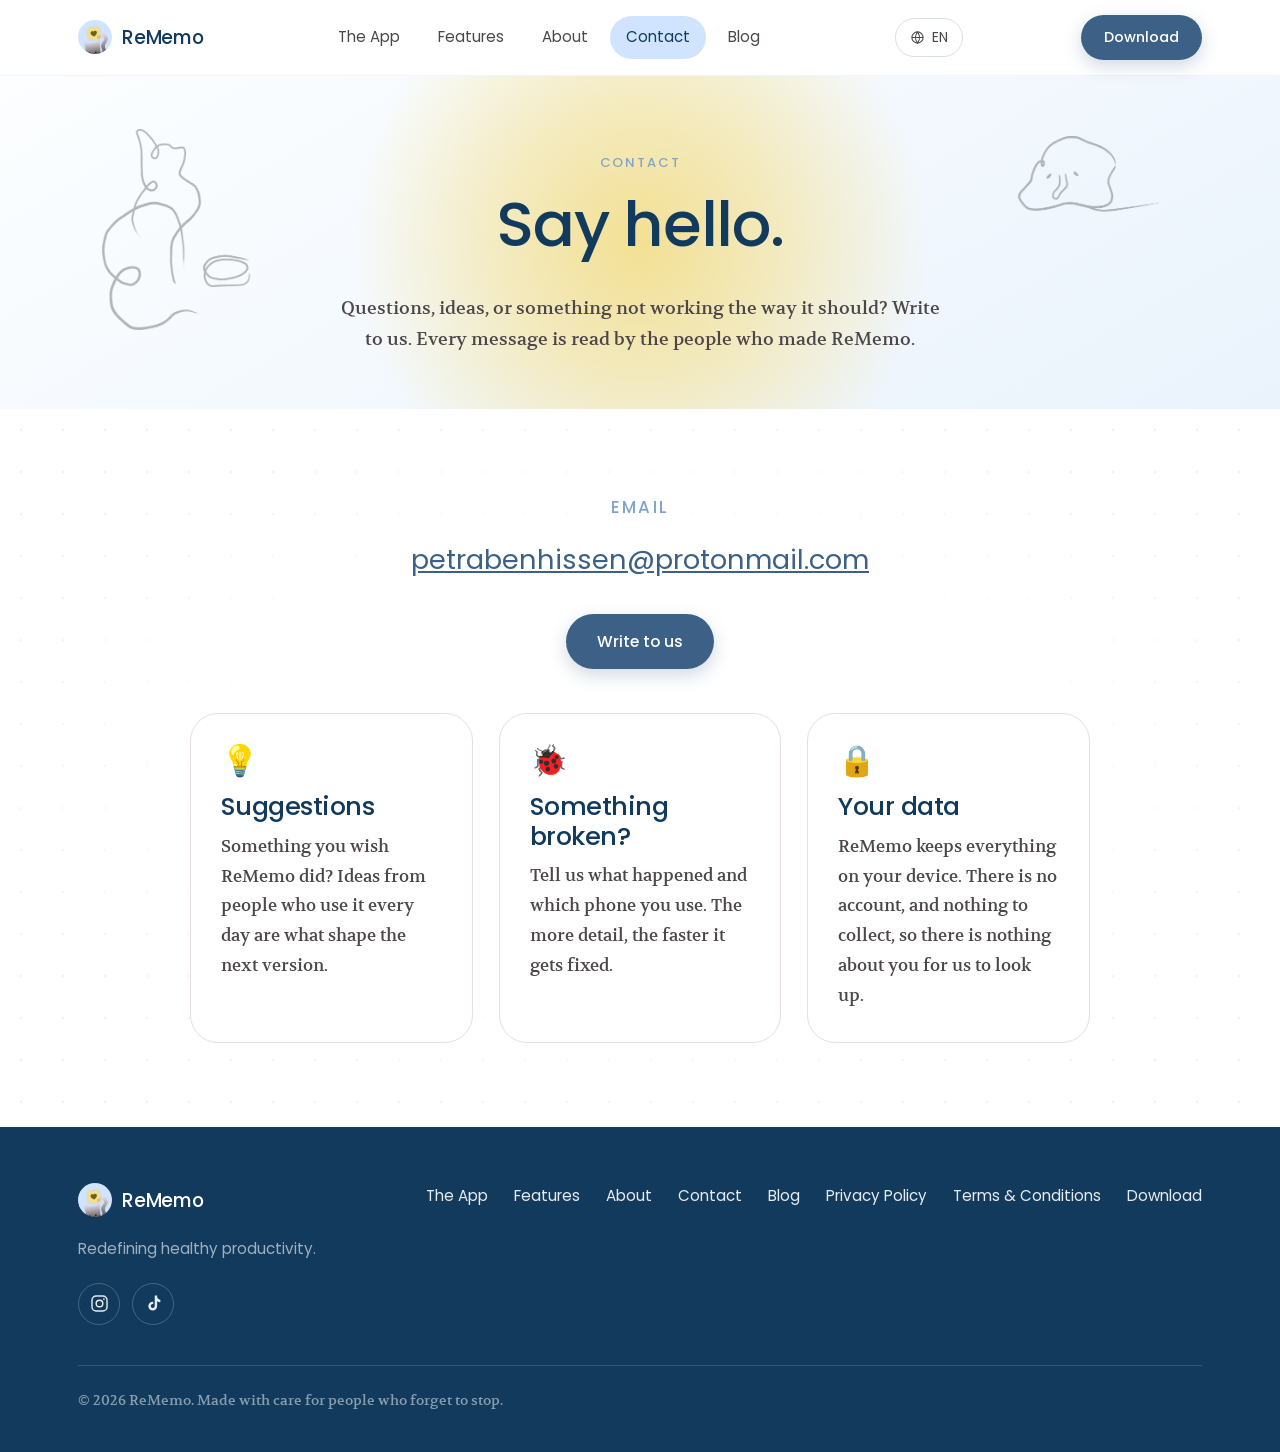
<file: contact.html>
<!doctype html>
<html lang="en" dir="ltr" data-title-key="c.h">
<head>
<meta charset="utf-8">
<meta name="viewport" content="width=device-width, initial-scale=1">
<title>Contact | ReMemo</title>
<meta name="description" content="Questions, ideas or something not working? Write to the person who made ReMemo.">
<meta property="og:title" content="Contact | ReMemo">
<meta property="og:description" content="Write to the person who made ReMemo.">
<meta property="og:type" content="website">
<meta property="og:image" content="assets/img/logo.png">
<link rel="icon" href="assets/img/favicon.png">
<link rel="preconnect" href="https://fonts.googleapis.com">
<link rel="preconnect" href="https://fonts.gstatic.com" crossorigin>
<link href="https://fonts.googleapis.com/css2?family=Poppins:wght@400;500;600&family=Volkhov:ital,wght@0,400;1,400&display=swap" rel="stylesheet">
<link rel="stylesheet" href="assets/css/style.css">
</head>
<body>

<header class="nav">
  <div class="nav__inner">
    <a class="brand" href="index.html">
      <img src="assets/img/logo.png" alt="">
      ReMemo
    </a>
    <nav>
      <ul class="nav__links">
        <li><a data-i18n="nav.app" href="index.html">The App</a></li>
        <li><a data-i18n="nav.features" href="features.html">Features</a></li>
        <li><a data-i18n="nav.about" href="about.html">About</a></li>
        <li><a data-i18n="nav.contact" href="contact.html" aria-current="page">Contact</a></li>
        <li><a data-i18n="nav.blog" href="blog.html">Blog</a></li>
        <li class="nav__cta-mobile">
          <a data-i18n="nav.download" href="https://play.google.com/store/apps/details?id=com.rememo.app">Download</a>
        </li>
      </ul>
    </nav>
    <a data-i18n="nav.download" class="btn btn--primary btn--sm nav__cta" href="https://play.google.com/store/apps/details?id=com.rememo.app">Download</a>
    <button class="nav__toggle" type="button" aria-label="Menu" aria-expanded="false"><span></span></button>
  </div>
</header>

<main>

  <section class="page-head">
    <div class="page-glow"></div>
    <img class="doodle doodle--soft" src="assets/img/line/cat-water.png" alt=""
         style="top: 16%; left: 8%; width: 150px;">
    <img class="doodle doodle--soft" src="assets/img/line/blob-happy.png" alt=""
         style="top: 18%; right: 8%; width: 160px;">
    <div class="container">
      <p data-i18n="c.eyebrow" class="eyebrow">Contact</p>
      <h1 data-i18n="c.h">Say hello.</h1>
      <p data-i18n="c.lead" class="lead">
        Questions, ideas, or something not working the way it should? Write to us. Every message is read
        by the people who made ReMemo.
      </p>
    </div>
  </section>

  <section class="section section--tight">
    <div class="sparkles"></div>
    <div class="container">
      <div class="prose center" style="text-align: center;">
        <div class="reveal">
          <p data-i18n="c.email" class="eyebrow">Email</p>
          <p style="font-family: 'Poppins', sans-serif; font-size: clamp(1.15rem, 3vw, 1.7rem); color: var(--ink); word-break: break-word;">
            <a href="mailto:petrabenhissen@protonmail.com">petrabenhissen@protonmail.com</a>
          </p>
          <div class="btn-row" style="justify-content: center;">
            <a data-i18n="c.btn" class="btn btn--primary" href="mailto:petrabenhissen@protonmail.com?subject=ReMemo">Write to us</a>
          </div>
        </div>
      </div>

      <div class="cards" style="max-width: 900px; margin-inline: auto;">
        <article class="card reveal">
          <div class="card__icon">💡</div>
          <h3 data-i18n="c.k1.h">Suggestions</h3>
          <p data-i18n="c.k1.p">
            Something you wish ReMemo did? Ideas from people who use it every day are
            what shape the next version.
          </p>
        </article>
        <article class="card reveal">
          <div class="card__icon">🐞</div>
          <h3 data-i18n="c.k2.h">Something broken?</h3>
          <p data-i18n="c.k2.p">
            Tell us what happened and which phone you use. The more detail, the faster
            it gets fixed.
          </p>
        </article>
        <article class="card reveal">
          <div class="card__icon">🔒</div>
          <h3 data-i18n="c.k3.h">Your data</h3>
          <p data-i18n="c.k3.p">
            ReMemo keeps everything on your device. There is no account, and nothing to
            collect, so there is nothing about you for us to look up.
          </p>
        </article>
      </div>
    </div>
  </section>

</main>

<footer class="footer">
  <div class="container">
    <div class="footer__top">
      <div>
        <a class="brand" href="index.html">
          <img src="assets/img/logo.png" alt="">
          ReMemo
        </a>
        <p data-i18n="hero.sub" class="footer__tag">Redefining healthy productivity.</p>
        <div class="socials">
          <a class="social" href="https://www.instagram.com/rememo_app/" target="_blank" rel="noopener"
             aria-label="ReMemo on Instagram" title="Instagram">
            <svg viewBox="0 0 24 24" fill="none" stroke="currentColor" stroke-width="1.8"
                 stroke-linecap="round" stroke-linejoin="round" aria-hidden="true">
              <rect x="2.5" y="2.5" width="19" height="19" rx="5.4"/>
              <circle cx="12" cy="12" r="4.2"/>
              <circle cx="17.6" cy="6.4" r="1.1" fill="currentColor" stroke="none"/>
            </svg>
          </a>
          <a class="social" href="https://www.tiktok.com/@rememo_1" target="_blank" rel="noopener"
             aria-label="ReMemo on TikTok" title="TikTok">
            <svg viewBox="0 0 24 24" fill="currentColor" aria-hidden="true">
              <path d="M16.6 2h-3.05v13.2a2.5 2.5 0 1 1-2.5-2.5c.22 0 .43.03.63.08v-3.1a5.7 5.7 0 0 0-.63-.04 5.57 5.57 0 1 0 5.57 5.57V9.02a6.9 6.9 0 0 0 4.02 1.29V7.25a3.9 3.9 0 0 1-2.79-1.2A3.92 3.92 0 0 1 16.6 2Z"/>
            </svg>
          </a>
        </div>
      </div>
      <nav class="footer__links">
        <a data-i18n="nav.app" href="index.html">The App</a>
        <a data-i18n="nav.features" href="features.html">Features</a>
        <a data-i18n="a.eyebrow" href="about.html">About</a>
        <a data-i18n="nav.contact" href="contact.html">Contact</a>
        <a data-i18n="nav.blog" href="blog.html">Blog</a>
        <a data-i18n="legal.privacyTitle" href="https://sterbenxss.github.io/rememo-legal/privacy.html" target="_blank" rel="noopener">Privacy Policy</a>
        <a data-i18n="legal.termsTitle" href="https://sterbenxss.github.io/rememo-legal/terms.html" target="_blank" rel="noopener">Terms &amp; Conditions</a>
        <a data-i18n="nav.download" href="https://play.google.com/store/apps/details?id=com.rememo.app">Download</a>
      </nav>
    </div>
    <p data-i18n="foot.copy" class="footer__bottom">&copy; 2026 ReMemo. Made with care for people who forget to stop.</p>
  </div>
</footer>

<script src="assets/js/i18n-data.js"></script>
<script src="assets/js/i18n.js"></script>
<script src="assets/js/main.js"></script>
</body>
</html>
</file>
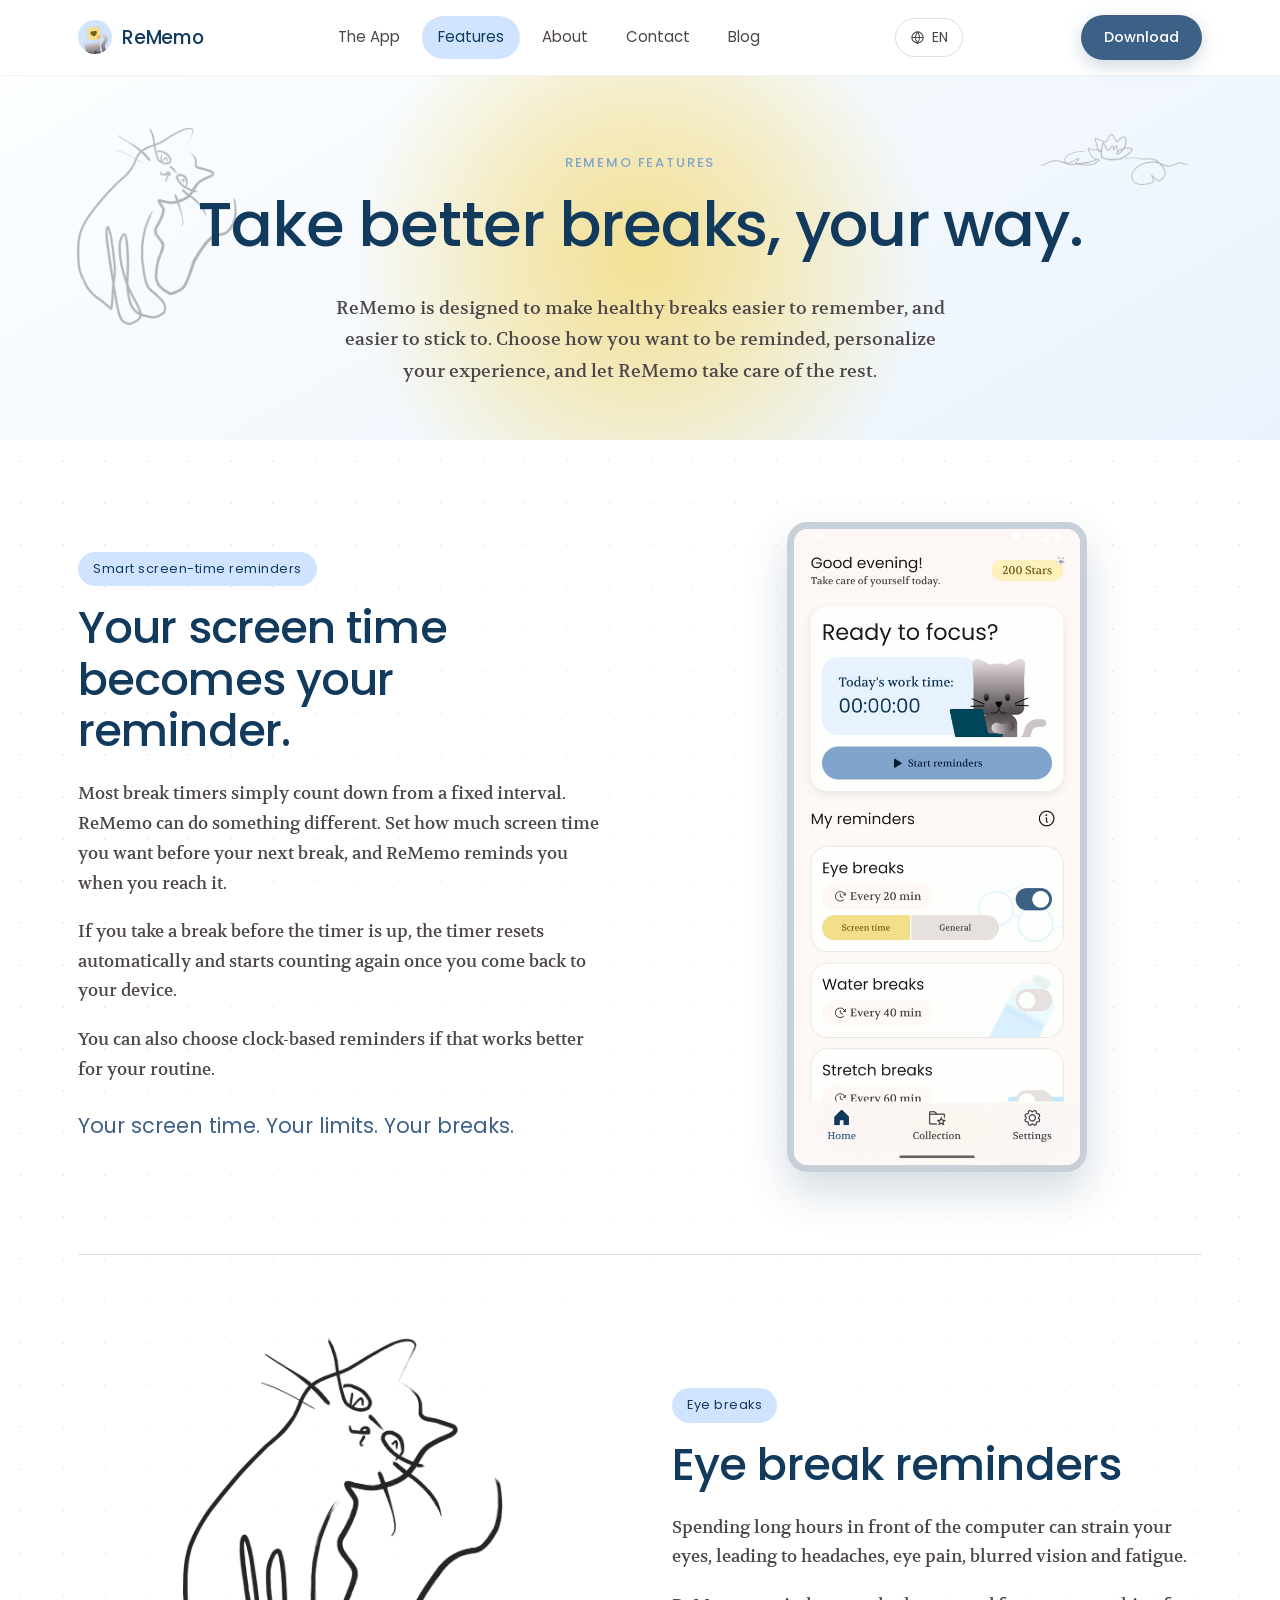
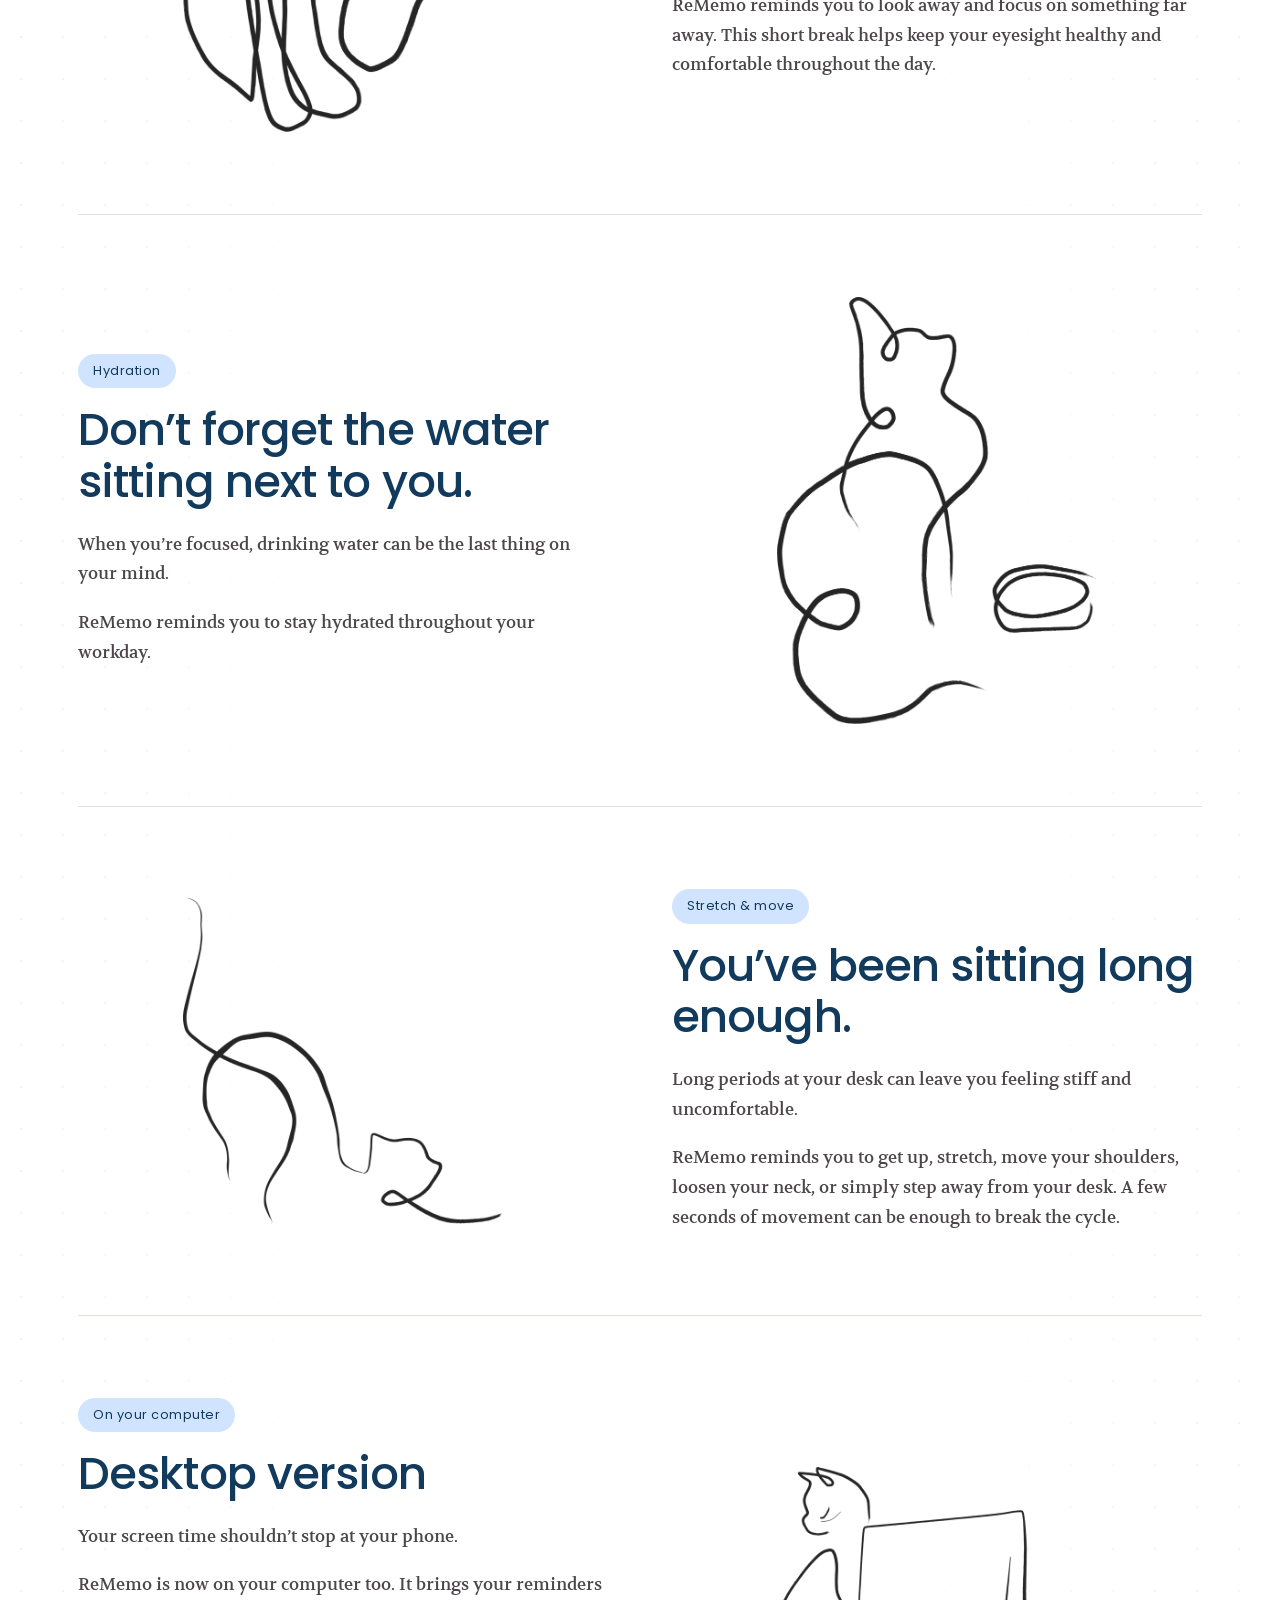
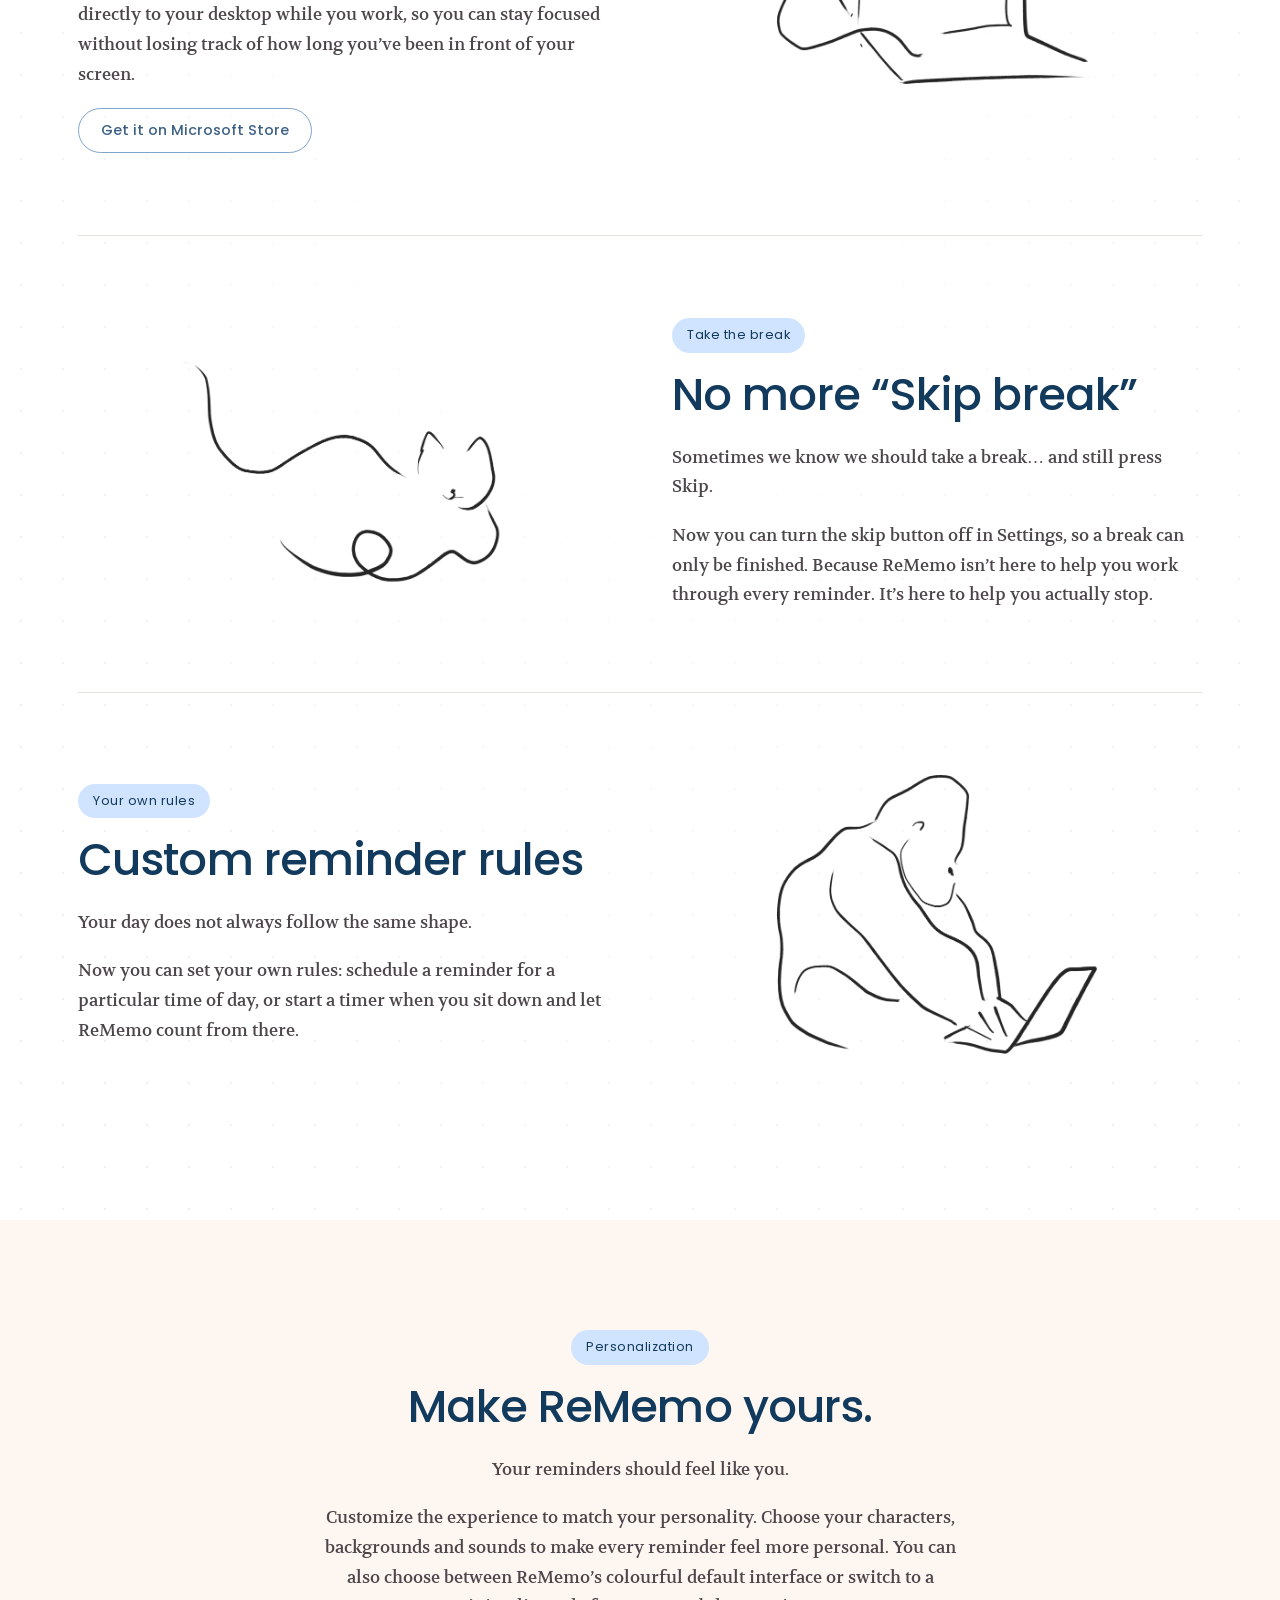
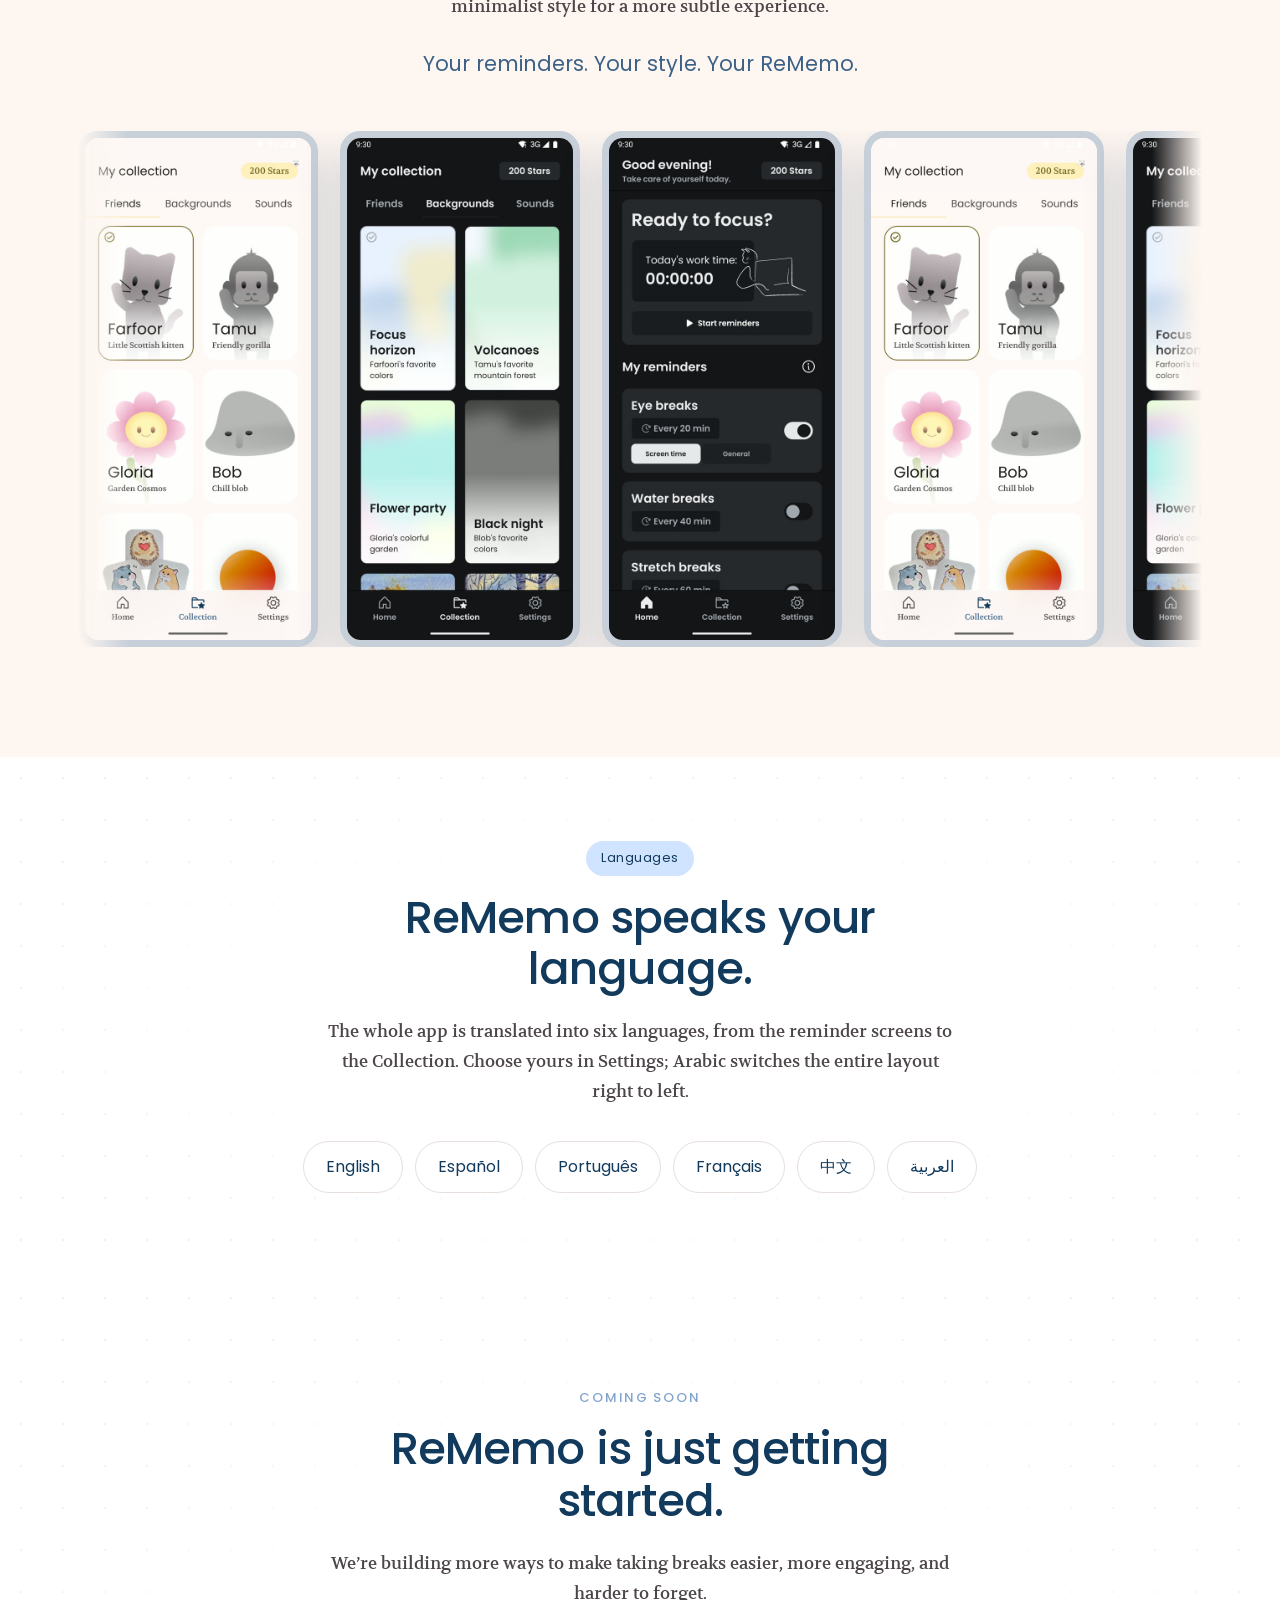
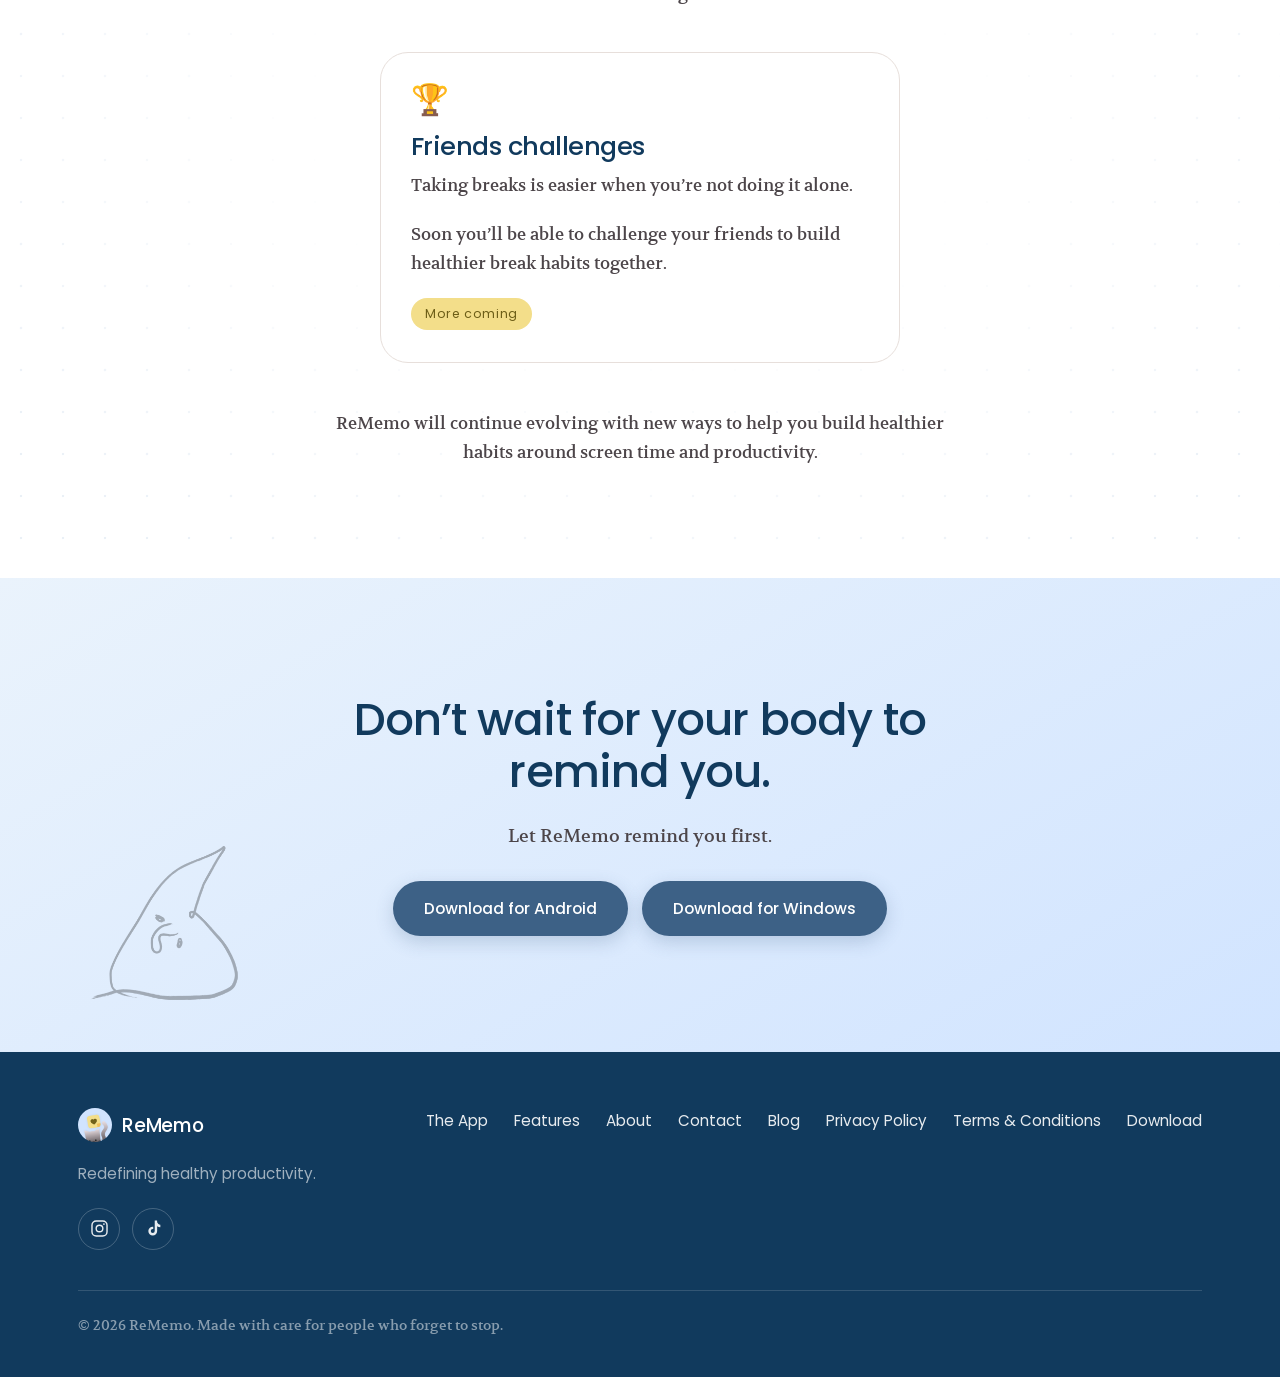
<file: features.html>
<!doctype html>
<html lang="en" dir="ltr" data-title-key="f.h1">
<head>
<meta charset="utf-8">
<meta name="viewport" content="width=device-width, initial-scale=1">
<title>Features | ReMemo</title>
<meta name="description" content="Screen-time based break reminders, eye breaks, hydration and stretch prompts, plus a look at what is coming next.">
<meta property="og:title" content="Features | ReMemo">
<meta property="og:description" content="Take better breaks, your way.">
<meta property="og:type" content="website">
<meta property="og:image" content="assets/img/logo.png">
<link rel="icon" href="assets/img/favicon.png">
<link rel="preconnect" href="https://fonts.googleapis.com">
<link rel="preconnect" href="https://fonts.gstatic.com" crossorigin>
<link href="https://fonts.googleapis.com/css2?family=Poppins:wght@400;500;600&family=Volkhov:ital,wght@0,400;1,400&display=swap" rel="stylesheet">
<link rel="stylesheet" href="assets/css/style.css">
</head>
<body>

<header class="nav">
  <div class="nav__inner">
    <a class="brand" href="index.html">
      <img src="assets/img/logo.png" alt="">
      ReMemo
    </a>
    <nav>
      <ul class="nav__links">
        <li><a data-i18n="nav.app" href="index.html">The App</a></li>
        <li><a data-i18n="nav.features" href="features.html" aria-current="page">Features</a></li>
        <li><a data-i18n="nav.about" href="about.html">About</a></li>
        <li><a data-i18n="nav.contact" href="contact.html">Contact</a></li>
        <li><a data-i18n="nav.blog" href="blog.html">Blog</a></li>
        <li class="nav__cta-mobile">
          <a data-i18n="nav.download" href="https://play.google.com/store/apps/details?id=com.rememo.app">Download</a>
        </li>
      </ul>
    </nav>
    <a data-i18n="nav.download" class="btn btn--primary btn--sm nav__cta" href="https://play.google.com/store/apps/details?id=com.rememo.app">Download</a>
    <button class="nav__toggle" type="button" aria-label="Menu" aria-expanded="false"><span></span></button>
  </div>
</header>

<main>

  <section class="page-head">
    <div class="page-glow"></div>
    <img class="doodle doodle--soft" src="assets/img/line/cat-glasses.png" alt=""
         style="top: 14%; left: 6%; width: 160px;">
    <img class="doodle doodle--soft" src="assets/img/line/flower-water.png" alt=""
         style="top: 16%; right: 7%; width: 150px;">
    <div class="container">
      <p data-i18n="f.eyebrow" class="eyebrow">ReMemo Features</p>
      <h1 data-i18n="f.h1">Take better breaks, your way.</h1>
      <p data-i18n="f.lead" class="lead">
        ReMemo is designed to make healthy breaks easier to remember, and easier
        to stick to. Choose how you want to be reminded, personalize your experience,
        and let ReMemo take care of the rest.
      </p>
    </div>
  </section>

  <!-- ================= SCREEN TIME ================= -->
  <section class="section section--tight" style="padding-top: 0;">
    <div class="sparkles"></div>
    <div class="container">

      <div class="feature">
        <div class="reveal">
          <span data-i18n="f.st.tag" class="feature__tag">Smart screen-time reminders</span>
          <h2 data-i18n="f.st.h">Your screen time becomes your reminder.</h2>
          <p data-i18n="f.st.p1">
            Most break timers simply count down from a fixed interval. ReMemo can do
            something different. Set how much screen time you want before your next
            break, and ReMemo reminds you when you reach it.
          </p>
          <p data-i18n="f.st.p2">
            If you take a break before the timer is up, the timer resets automatically
            and starts counting again once you come back to your device.
          </p>
          <p data-i18n="f.st.p3">You can also choose clock-based reminders if that works better for your routine.</p>
          <p data-i18n="f.st.accent" class="accent-line">Your screen time. Your limits. Your breaks.</p>
        </div>
        <div class="feature__art reveal">
          <img class="screen-shot" src="assets/img/screens/home-default.jpg"
               alt="ReMemo home screen showing Screen time and General reminder modes">
        </div>
      </div>

      <div class="feature feature--flip">
        <div class="reveal">
          <span data-i18n="f.eye.tag" class="feature__tag">Eye breaks</span>
          <h2 data-i18n="f.eye.h">Eye break reminders</h2>
          <p data-i18n="f.eye.p1">
            Spending long hours in front of the computer can strain your eyes, leading
            to headaches, eye pain, blurred vision and fatigue.
          </p>
          <p data-i18n="f.eye.p2">
            ReMemo reminds you to look away and focus on something far away. This short
            break helps keep your eyesight healthy and comfortable throughout the day.
          </p>
        </div>
        <div class="feature__art reveal">
          <img class="doodle-inline" src="assets/img/line/cat-glasses.png" alt="">
        </div>
      </div>

      <div class="feature">
        <div class="reveal">
          <span data-i18n="f.wat.tag" class="feature__tag">Hydration</span>
          <h2 data-i18n="f.wat.h">Don&rsquo;t forget the water sitting next to you.</h2>
          <p data-i18n="f.wat.p1">
            When you&rsquo;re focused, drinking water can be the last thing on your mind.
          </p>
          <p data-i18n="f.wat.p2">ReMemo reminds you to stay hydrated throughout your workday.</p>
        </div>
        <div class="feature__art reveal">
          <img class="doodle-inline" src="assets/img/line/cat-water.png" alt="">
        </div>
      </div>

      <div class="feature feature--flip">
        <div class="reveal">
          <span data-i18n="f.str.tag" class="feature__tag">Stretch &amp; move</span>
          <h2 data-i18n="f.str.h">You&rsquo;ve been sitting long enough.</h2>
          <p data-i18n="f.str.p1">
            Long periods at your desk can leave you feeling stiff and uncomfortable.
          </p>
          <p data-i18n="f.str.p2">
            ReMemo reminds you to get up, stretch, move your shoulders, loosen your neck,
            or simply step away from your desk. A few seconds of movement can be enough
            to break the cycle.
          </p>
        </div>
        <div class="feature__art reveal">
          <img class="doodle-inline" src="assets/img/line/cat-stretch.png" alt="">
        </div>
      </div>

      <div class="feature">
        <div class="reveal">
          <span data-i18n="f.c1.tag" class="feature__tag">On your computer</span>
          <h2 data-i18n="f.c1.h">Desktop version</h2>
          <p data-i18n="f.c1.p1">Your screen time shouldn&rsquo;t stop at your phone.</p>
          <p data-i18n="f.c1.p2">
            ReMemo is now on your computer too. It brings your reminders directly to your
            desktop while you work, so you can stay focused without losing track of how
            long you&rsquo;ve been in front of your screen.
          </p>
          <div class="btn-row" style="margin: 4px 0 0;">
            <a data-i18n="f.c1.store" class="btn btn--ghost btn--sm" href="https://apps.microsoft.com/detail/9NGDQZP9XQPJ" target="_blank" rel="noopener">Get it on Microsoft Store</a>
          </div>
        </div>
        <div class="feature__art reveal">
          <img class="doodle-inline" src="assets/img/line/cat-work.png" alt="">
        </div>
      </div>

      <div class="feature feature--flip">
        <div class="reveal">
          <span data-i18n="f.c2.tag" class="feature__tag">Take the break</span>
          <h2 data-i18n="f.c2.h">No more &ldquo;Skip break&rdquo;</h2>
          <p data-i18n="f.c2.p1">Sometimes we know we should take a break&hellip; and still press Skip.</p>
          <p data-i18n="f.c2.p2">
            Now you can turn the skip button off in Settings, so a break can only be
            finished. Because ReMemo isn&rsquo;t here to help you work through every
            reminder. It&rsquo;s here to help you actually stop.
          </p>
        </div>
        <div class="feature__art reveal">
          <img class="doodle-inline" src="assets/img/line/cat-happy.png" alt="">
        </div>
      </div>

      <div class="feature">
        <div class="reveal">
          <span data-i18n="f.c3.tag" class="feature__tag">Your own rules</span>
          <h2 data-i18n="f.c3.h">Custom reminder rules</h2>
          <p data-i18n="f.c3.p1">Your day does not always follow the same shape.</p>
          <p data-i18n="f.c3.p2">
            Now you can set your own rules: schedule a reminder for a particular time of
            day, or start a timer when you sit down and let ReMemo count from there.
          </p>
        </div>
        <div class="feature__art reveal">
          <img class="doodle-inline" src="assets/img/line/gorilla-work.png" alt="">
        </div>
      </div>

    </div>
  </section>

  <!-- ================= PERSONALISATION ================= -->
  <section class="section section--warm">
    <div class="container">
      <div class="measure center reveal" style="text-align: center;">
        <span data-i18n="f.per.tag" class="feature__tag">Personalization</span>
        <h2 data-i18n="yours.h">Make ReMemo yours.</h2>
        <p data-i18n="f.per.lead">Your reminders should feel like you.</p>
        <p data-i18n="f.per.p">
          Customize the experience to match your personality. Choose your characters,
          backgrounds and sounds to make every reminder feel more personal. You can also
          choose between ReMemo&rsquo;s colourful default interface or switch to a
          minimalist style for a more subtle experience.
        </p>
        <p data-i18n="yours.accent" class="accent-line">Your reminders. Your style. Your ReMemo.</p>
      </div>

      <div class="rail rail--marquee reveal" style="margin-top: 52px;">
        <div class="rail__track">
          <img class="screen-shot" src="assets/img/screens/collection-friends.jpg" alt="Characters to unlock in the Collection">
          <img class="screen-shot" src="assets/img/screens/collection-backgrounds-dark.jpg" alt="Backgrounds to unlock, shown in dark mode">
          <img class="screen-shot" src="assets/img/screens/home-minimal-dark.jpg" alt="The minimalist style in dark mode">
          <img class="screen-shot dup" src="assets/img/screens/collection-friends.jpg" alt="" aria-hidden="true">
          <img class="screen-shot dup" src="assets/img/screens/collection-backgrounds-dark.jpg" alt="" aria-hidden="true">
          <img class="screen-shot dup" src="assets/img/screens/home-minimal-dark.jpg" alt="" aria-hidden="true">
        </div>
      </div>
    </div>
  </section>

  <!-- ================= LANGUAGES ================= -->
  <section class="section section--tight">
    <div class="sparkles"></div>
    <div class="container">
      <div class="measure center reveal" style="text-align: center;">
        <span data-i18n="langs.eyebrow" class="feature__tag">Languages</span>
        <h2 data-i18n="langs.h">ReMemo speaks your language.</h2>
        <p data-i18n="f.langs.p">
          The whole app is translated into six languages, from the reminder screens to
          the Collection. Choose yours in Settings; Arabic switches the entire layout
          right to left.
        </p>
      </div>

      <div class="langs reveal">
        <div class="lang">English</div>
        <div class="lang">Espa&ntilde;ol</div>
        <div class="lang">Portugu&ecirc;s</div>
        <div class="lang">Fran&ccedil;ais</div>
        <div class="lang">&#20013;&#25991;</div>
        <div class="lang">&#1575;&#1604;&#1593;&#1585;&#1576;&#1610;&#1577;</div>
      </div>
    </div>
  </section>

  <!-- ================= COMING SOON ================= -->
  <section class="section">
    <div class="sparkles"></div>
    <div class="container">
      <div class="measure center reveal" style="text-align: center;">
        <p data-i18n="f.soon.eyebrow" class="eyebrow">Coming soon</p>
        <h2 data-i18n="f.soon.h">ReMemo is just getting started.</h2>
        <p data-i18n="f.soon.p">
          We&rsquo;re building more ways to make taking breaks easier, more engaging,
          and harder to forget.
        </p>
      </div>

      <div class="cards cards--two" style="grid-template-columns: minmax(0, 520px); justify-content: center;">
        <article class="card reveal">
          <div class="card__icon">🏆</div>
          <h3 data-i18n="f.c4.h">Friends challenges</h3>
          <p data-i18n="f.c4.p1">Taking breaks is easier when you&rsquo;re not doing it alone.</p>
          <p data-i18n="f.c4.p2">
            Soon you&rsquo;ll be able to challenge your friends to build healthier break
            habits together.
          </p>
          <span data-i18n="f.soon.chip2" class="chip">More coming</span>
        </article>
      </div>

      <p data-i18n="f.tail" class="measure center reveal" style="text-align: center; margin-top: 46px;">
        ReMemo will continue evolving with new ways to help you build healthier habits
        around screen time and productivity.
      </p>
    </div>
  </section>

  <section class="cta">
    <img class="doodle doodle--soft" src="assets/img/line/blob-stretch.png" alt=""
         style="bottom: 4%; left: 7%; width: 180px;">
    <div class="container">
      <div class="reveal">
        <h2 data-i18n="cta.h">Don&rsquo;t wait for your body to remind you.</h2>
        <p data-i18n="cta.lead" class="lead">Let ReMemo remind you first.</p>
        <div class="btn-row" style="justify-content: center;">
          <a data-i18n="dl.android" class="btn btn--primary" href="https://play.google.com/store/apps/details?id=com.rememo.app">Download for Android</a>
          <a data-i18n="dl.windows" class="btn btn--primary" href="https://apps.microsoft.com/detail/9NGDQZP9XQPJ" target="_blank" rel="noopener">Download for Windows</a>
        </div>
      </div>
    </div>
  </section>

</main>

<footer class="footer">
  <div class="container">
    <div class="footer__top">
      <div>
        <a class="brand" href="index.html">
          <img src="assets/img/logo.png" alt="">
          ReMemo
        </a>
        <p data-i18n="hero.sub" class="footer__tag">Redefining healthy productivity.</p>
        <div class="socials">
          <a class="social" href="https://www.instagram.com/rememo_app/" target="_blank" rel="noopener"
             aria-label="ReMemo on Instagram" title="Instagram">
            <svg viewBox="0 0 24 24" fill="none" stroke="currentColor" stroke-width="1.8"
                 stroke-linecap="round" stroke-linejoin="round" aria-hidden="true">
              <rect x="2.5" y="2.5" width="19" height="19" rx="5.4"/>
              <circle cx="12" cy="12" r="4.2"/>
              <circle cx="17.6" cy="6.4" r="1.1" fill="currentColor" stroke="none"/>
            </svg>
          </a>
          <a class="social" href="https://www.tiktok.com/@rememo_1" target="_blank" rel="noopener"
             aria-label="ReMemo on TikTok" title="TikTok">
            <svg viewBox="0 0 24 24" fill="currentColor" aria-hidden="true">
              <path d="M16.6 2h-3.05v13.2a2.5 2.5 0 1 1-2.5-2.5c.22 0 .43.03.63.08v-3.1a5.7 5.7 0 0 0-.63-.04 5.57 5.57 0 1 0 5.57 5.57V9.02a6.9 6.9 0 0 0 4.02 1.29V7.25a3.9 3.9 0 0 1-2.79-1.2A3.92 3.92 0 0 1 16.6 2Z"/>
            </svg>
          </a>
        </div>
      </div>
      <nav class="footer__links">
        <a data-i18n="nav.app" href="index.html">The App</a>
        <a data-i18n="nav.features" href="features.html">Features</a>
        <a data-i18n="a.eyebrow" href="about.html">About</a>
        <a data-i18n="c.eyebrow" href="contact.html">Contact</a>
        <a data-i18n="nav.blog" href="blog.html">Blog</a>
        <a data-i18n="legal.privacyTitle" href="https://sterbenxss.github.io/rememo-legal/privacy.html" target="_blank" rel="noopener">Privacy Policy</a>
        <a data-i18n="legal.termsTitle" href="https://sterbenxss.github.io/rememo-legal/terms.html" target="_blank" rel="noopener">Terms &amp; Conditions</a>
        <a data-i18n="nav.download" href="https://play.google.com/store/apps/details?id=com.rememo.app">Download</a>
      </nav>
    </div>
    <p data-i18n="foot.copy" class="footer__bottom">&copy; 2026 ReMemo. Made with care for people who forget to stop.</p>
  </div>
</footer>

<script src="assets/js/i18n-data.js"></script>
<script src="assets/js/i18n.js"></script>
<script src="assets/js/main.js"></script>
</body>
</html>
</file>
<file: assets/css/style.css>
/* ==========================================================================
   ReMemo — marketing site
   Design system lifted from the app itself (src/constants/theme.ts):
   the MD3 palette, Poppins for headings, Volkhov for body copy.
   ========================================================================== */

:root {
  /* Ink */
  --ink: #113A5D;          /* onPrimaryContainer — headings */
  --ink-strong: #1D1B1A;   /* onSurface */
  --body: #4C4549;         /* onSurfaceVariant */
  --body-soft: #6B6469;

  /* Brand */
  --primary: #3D6186;
  --primary-dark: #2F4E6E;
  --primary-soft: #81A4CD;
  --sky: #D1E4FF;
  --sky-pale: #EAF3FC;
  --yellow: #F3DE8A;
  --yellow-ink: #6D5E17;

  /* Surfaces */
  --white: #FFFFFF;
  --cream: #FFF8F6;
  --warm: #FDF6F1;
  --line: #E7DFDB;

  /* Shape */
  --r-sm: 12px;
  --r-md: 20px;
  --r-lg: 28px;
  --r-pill: 999px;

  --container: 1180px;
  --nav-h: 76px;

  /* Handset frames. One colour and one width for every screenshot on the
     site, so the hero phone, the tilted pair and the rails all read as the
     same device. The width is fluid because a fixed 7px bezel around a 300px
     shot on a desktop becomes a 7px bezel around a 168px shot on a phone,
     which is nearly twice as heavy for the same picture. */
  --frame: #C7CFD9;
  --frame-line: #AEB9C6;
  --frame-w: clamp(3px, 0.55vw, 7px);
}

/* --------------------------------------------------------------------------
   Reset
   -------------------------------------------------------------------------- */
*, *::before, *::after { box-sizing: border-box; }

html { scroll-behavior: smooth; }

body {
  margin: 0;
  background: var(--white);
  color: var(--body);
  font-family: 'Volkhov', Georgia, 'Times New Roman', serif;
  font-size: 17px;
  line-height: 1.75;
  -webkit-font-smoothing: antialiased;
  overflow-x: hidden;
}

img { max-width: 100%; display: block; }

a { color: var(--primary); }

h1, h2, h3, h4, .font-display {
  font-family: 'Poppins', 'Segoe UI', system-ui, sans-serif;
  color: var(--ink);
  font-weight: 500;
  line-height: 1.15;
  letter-spacing: -0.02em;
  margin: 0 0 0.5em;
}

h1 { font-size: clamp(2.4rem, 5.2vw, 3.9rem); }
h2 { font-size: clamp(1.9rem, 3.6vw, 2.8rem); }
h3 { font-size: clamp(1.3rem, 2vw, 1.65rem); }

p { margin: 0 0 1.1em; }
p:last-child { margin-bottom: 0; }

.container {
  width: 100%;
  max-width: var(--container);
  margin-inline: auto;
  padding-inline: 28px;
}

/* --------------------------------------------------------------------------
   Navigation
   -------------------------------------------------------------------------- */
.nav {
  position: sticky;
  top: 0;
  z-index: 100;
  height: var(--nav-h);
  display: flex;
  align-items: center;
  backdrop-filter: blur(14px);
  -webkit-backdrop-filter: blur(14px);
  background: rgba(255, 255, 255, 0.72);
  border-bottom: 1px solid rgba(17, 58, 93, 0.06);
}

.nav__inner {
  display: flex;
  align-items: center;
  justify-content: space-between;
  gap: 24px;
  width: 100%;
  max-width: var(--container);
  margin-inline: auto;
  padding-inline: 28px;
}

.brand {
  display: inline-flex;
  align-items: center;
  gap: 10px;
  font-family: 'Poppins', sans-serif;
  font-size: 1.18rem;
  font-weight: 500;
  color: var(--ink);
  text-decoration: none;
  letter-spacing: -0.01em;
}
.brand img {
  width: 34px;
  height: 34px;
  border-radius: 50%;
  object-fit: cover;
}

.nav__links {
  display: flex;
  align-items: center;
  gap: 6px;
  list-style: none;
  margin: 0;
  padding: 0;
}
.nav__links a {
  display: inline-block;
  padding: 8px 16px;
  border-radius: var(--r-pill);
  font-family: 'Poppins', sans-serif;
  font-size: 0.94rem;
  color: var(--body);
  text-decoration: none;
  transition: background 0.18s ease, color 0.18s ease;
}
.nav__links a:hover { background: rgba(129, 164, 205, 0.16); color: var(--ink); }
.nav__links a[aria-current='page'] { background: var(--sky); color: var(--ink); }

.nav__toggle {
  display: none;
  width: 42px;
  height: 42px;
  border: 1px solid rgba(17, 58, 93, 0.14);
  border-radius: var(--r-sm);
  background: transparent;
  cursor: pointer;
  padding: 0;
  position: relative;
}
.nav__toggle span,
.nav__toggle span::before,
.nav__toggle span::after {
  position: absolute;
  left: 50%;
  width: 18px;
  height: 1.8px;
  background: var(--ink);
  border-radius: 2px;
  transform: translateX(-50%);
  transition: transform 0.2s ease, opacity 0.2s ease;
}
.nav__toggle span { top: 50%; margin-top: -0.9px; }
.nav__toggle span::before { content: ''; top: -6px; left: 50%; }
.nav__toggle span::after { content: ''; top: 6px; left: 50%; }
.nav__toggle[aria-expanded='true'] span { background: transparent; }
.nav__toggle[aria-expanded='true'] span::before { transform: translateX(-50%) translateY(6px) rotate(45deg); }
.nav__toggle[aria-expanded='true'] span::after { transform: translateX(-50%) translateY(-6px) rotate(-45deg); }

/* --------------------------------------------------------------------------
   Buttons
   -------------------------------------------------------------------------- */
.btn {
  display: inline-flex;
  align-items: center;
  justify-content: center;
  gap: 9px;
  padding: 13px 30px;
  border-radius: var(--r-pill);
  font-family: 'Poppins', sans-serif;
  font-size: 0.98rem;
  font-weight: 500;
  text-decoration: none;
  cursor: pointer;
  border: 1.5px solid transparent;
  transition: transform 0.18s ease, background 0.18s ease, box-shadow 0.18s ease;
  white-space: nowrap;
}
.btn:hover { transform: translateY(-2px); }

.btn--primary {
  background: var(--primary);
  color: var(--white);
  box-shadow: 0 6px 18px rgba(61, 97, 134, 0.24);
}
.btn--primary:hover { background: var(--primary-dark); box-shadow: 0 10px 24px rgba(61, 97, 134, 0.3); }

.btn--ghost {
  background: transparent;
  color: var(--primary);
  border-color: var(--primary-soft);
}
.btn--ghost:hover { background: rgba(129, 164, 205, 0.14); }

.btn--sm { padding: 9px 22px; font-size: 0.9rem; }

.btn-row {
  display: flex;
  flex-wrap: wrap;
  gap: 14px;
  margin-top: 30px;
}

/* --------------------------------------------------------------------------
   Sections
   -------------------------------------------------------------------------- */
.section { position: relative; padding: 110px 0; overflow: hidden; }
.section--warm { background: var(--warm); }
.section--cream { background: var(--cream); }
.section--sky { background: linear-gradient(160deg, #F7FBFF 0%, var(--sky-pale) 100%); }
.section--tight { padding: 84px 0; }

.eyebrow {
  font-family: 'Poppins', sans-serif;
  font-size: 0.82rem;
  font-weight: 500;
  letter-spacing: 0.14em;
  text-transform: uppercase;
  color: var(--primary-soft);
  margin-bottom: 14px;
}

.lead { font-size: 1.12rem; }

/* The blue pull-line the design uses to land each section's point. */
.accent-line {
  font-family: 'Poppins', sans-serif;
  font-size: clamp(1.05rem, 1.7vw, 1.3rem);
  color: var(--primary);
  line-height: 1.5;
  margin-top: 26px;
}

/* Paired artwork where the phone gets a different picture from the desktop. */
.only-wide { display: block; }
.only-phone { display: none; }

.measure { max-width: 640px; }
.measure-narrow { max-width: 540px; }
.center { text-align: center; margin-inline: auto; }

/* Sparkle watermark, as in the reference design */
.sparkles {
  position: absolute;
  inset: 0;
  pointer-events: none;
  background-image: radial-gradient(circle, rgba(129, 164, 205, 0.22) 1.4px, transparent 1.6px);
  background-size: 42px 42px;
  -webkit-mask-image: radial-gradient(ellipse 60% 60% at 50% 50%, transparent 40%, #000 100%);
  mask-image: radial-gradient(ellipse 60% 60% at 50% 50%, transparent 40%, #000 100%);
  opacity: 0.75;
}

/* --------------------------------------------------------------------------
   Decorative line art
   -------------------------------------------------------------------------- */
/* Copy always sits above the decoration. Without this the drawings paint over
   headings in the sections whose content is not itself a positioned .split. */
.section > .container,
.cta > .container,
.page-head > .container,
.hero > .container { position: relative; z-index: 2; }

.doodle {
  position: absolute;
  pointer-events: none;
  user-select: none;
  opacity: 0.5;
  filter: brightness(0) saturate(100%);
}
.doodle--soft { opacity: 0.28; }

/**
 * The flower beside "Redefining healthy productivity".
 *
 * Placed on the *end* side rather than a fixed physical one, so it mirrors
 * with the text: right in English, left in Arabic. Pinned with a plain
 * `right` it stayed on the right in Arabic, where the reader arrives from
 * the other side and it sat in the way rather than out of it.
 */
.doodle--idea {
  top: 12%;
  inset-inline-end: 6%;
  width: 230px;
}

@keyframes float-slow {
  0%, 100% { transform: translateY(0) rotate(var(--rot, 0deg)); }
  50% { transform: translateY(-14px) rotate(var(--rot, 0deg)); }
}
.doodle--float { animation: float-slow 9s ease-in-out infinite; }

/* --------------------------------------------------------------------------
   Hero
   -------------------------------------------------------------------------- */
.hero {
  position: relative;
  padding: 84px 0 96px;
  background: linear-gradient(135deg, #FCFEFF 0%, #F1F7FE 46%, var(--sky) 100%);
  overflow: hidden;
}

/**
 * The warm light that follows the pointer across the hero.
 *
 * Painted behind everything the hero draws (the drawings and the phone both
 * sit over it, as in the reference), and only ever in this one section. The
 * position comes from two custom properties the script updates; easing them
 * rather than snapping is what gives the light its slight lag.
 */
.hero__glow {
  position: absolute;
  inset: 0;
  z-index: 0;
  pointer-events: none;
  opacity: 0;
  transition: opacity 0.5s ease;
  background: radial-gradient(
    300px circle at var(--glow-x, 50%) var(--glow-y, 40%),
    rgba(243, 222, 138, 0.92) 0%,
    rgba(243, 222, 138, 0.55) 32%,
    rgba(243, 222, 138, 0) 68%
  );
}
.hero:hover .hero__glow { opacity: 1; }

/* Above the glow, below the copy. */
.hero .doodle { z-index: 1; }

.hero__grid {
  display: grid;
  grid-template-columns: minmax(0, 1fr) minmax(0, 0.85fr);
  gap: 48px;
  align-items: center;
  position: relative;
  z-index: 2;
}

.hero h1 { margin-bottom: 12px; }

.hero__sub {
  font-family: 'Poppins', sans-serif;
  font-size: clamp(1.15rem, 2vw, 1.5rem);
  color: var(--primary);
  margin: 0 0 28px;
  font-weight: 400;
}

.hero__copy { max-width: 460px; font-size: 1.02rem; }

/* Phone that morphs between the app's two visual styles — the motion the
   reference video opens with. */
/* A drawn handset rather than a photographed mockup: the screenshots inside
   carry their own status bar, and a real frame would fight it. */
.phone {
  width: min(304px, 82%);
  margin-inline: auto;
  padding: clamp(4px, 0.72vw, 9px);
  border-radius: clamp(26px, 2.9vw, 40px);
  background: var(--frame);
  /* A pale bezel on a pale hero loses its edge, which the dark one never
     needed. The hairline gives it back without going back to near-black. */
  outline: 1px solid var(--frame-line);
  outline-offset: -1px;
  /* Two shadows: a wide soft one for the lift, a tight dark one right under
     the handset so the edge reads. A single diffuse shadow was so faint on the
     pale hero that the phone looked pasted on. */
  box-shadow:
    0 42px 70px -14px rgba(17, 58, 93, 0.5),
    0 14px 26px -6px rgba(17, 58, 93, 0.3);
}
/**
 * The screen carries the aspect, not the frame.
 *
 * Putting 9/20 on the frame leaves the inner box a different ratio once the
 * bezel is subtracted, and `cover` then eats the status bar off the top of the
 * screenshot. Sized here, the screen is exactly the phone's own 1080x2400 and
 * nothing is cropped.
 */
.phone__screen {
  position: relative;
  aspect-ratio: 9 / 20;
  border-radius: clamp(20px, 2.2vw, 32px);
  overflow: hidden;
}
.phone img {
  position: absolute;
  inset: 0;
  width: 100%;
  height: 100%;
  object-fit: cover;
}
.phone__a { animation: style-a 6s ease-in-out infinite; }
.phone__b { animation: style-b 6s ease-in-out infinite; }

@keyframes style-a {
  0%, 36% { opacity: 1; }
  50%, 86% { opacity: 0; }
  100% { opacity: 1; }
}
@keyframes style-b {
  0%, 36% { opacity: 0; }
  50%, 86% { opacity: 1; }
  100% { opacity: 0; }
}
/* --------------------------------------------------------------------------
   Split blocks (text + artwork)
   -------------------------------------------------------------------------- */
.split {
  display: grid;
  grid-template-columns: repeat(2, minmax(0, 1fr));
  gap: 64px;
  align-items: center;
  position: relative;
  z-index: 2;
}
.split--art-first .split__art { order: -1; }
.split__art img { margin-inline: auto; }

.phone-pair {
  position: relative;
  display: flex;
  justify-content: center;
  align-items: flex-end;
  gap: 0;
}
.phone-pair img {
  width: 58%;
  border-radius: clamp(16px, 1.9vw, 26px);
  box-shadow: 0 22px 48px rgba(17, 58, 93, 0.2);
  border: var(--frame-w) solid var(--frame);
}
.phone-pair img:first-child {
  transform: rotate(-8deg) translateX(18%);
  width: 50%;
  z-index: 1;
}
.phone-pair img:last-child { transform: rotate(-2deg); z-index: 2; }

.screen-shot {
  border-radius: clamp(14px, 1.6vw, 22px);
  box-shadow: 0 20px 44px rgba(17, 58, 93, 0.18);
  border: var(--frame-w) solid var(--frame);
  width: min(300px, 100%);
}

.shot-row {
  display: flex;
  gap: 22px;
  justify-content: center;
  flex-wrap: wrap;
}
.shot-row .screen-shot { width: min(240px, 44vw); }

/**
 * A rail of screenshots that drifts sideways.
 *
 * On a wide screen the three fit side by side and simply sit there; the
 * duplicate set is hidden and nothing moves. Narrow, they would stack into a
 * tall column, so the rail slides instead and the duplicates make the loop
 * seamless (translating exactly half the track lands the copy where the
 * original started).
 */
.rail { position: relative; z-index: 2; }
.rail__track {
  display: flex;
  gap: 22px;
  justify-content: center;
  align-items: flex-start;
}
.rail__track .dup { display: none; }
.rail__track img { width: min(240px, 44vw); flex: none; }

/**
 * A rail that drifts at every width, not only on phones.
 *
 * The plain .rail stops moving once the set fits side by side. This one keeps
 * going, which is what lets it carry more screenshots than a row has room
 * for. Selectors are two-deep on purpose: that outranks both the base rules
 * and the phone block, so one declaration covers every width.
 */
.rail--marquee {
  overflow: hidden;
  /**
   * The rail is laid out left-to-right whatever the page direction is.
   *
   * This has to sit on the rail, not on the track inside it: `direction`
   * governs how a box lays out its children, and the track is a max-content
   * box overflowing its parent, so it is the PARENT that decides which edge it
   * is pinned to. Under rtl the track hung off the right edge and overflowed
   * leftwards while the animation still translated it further left, so the
   * right-hand side emptied out a little more every second and the loop looked
   * like it had stopped. Measured: the uncovered edge grew to 1578px by the
   * end of one cycle. Screenshots have no reading order to mirror, so pinning
   * the whole rail to LTR is both the fix and the intended behaviour.
   */
  direction: ltr;
  /* Both edges dissolve into the section instead of being sliced off by the
     container. 50px of fade on each side, in the mask rather than an overlaid
     gradient, so it works over whatever colour the section happens to be. */
  -webkit-mask-image: linear-gradient(to right, transparent 0, #000 50px, #000 calc(100% - 50px), transparent 100%);
  mask-image: linear-gradient(to right, transparent 0, #000 50px, #000 calc(100% - 50px), transparent 100%);
}
.rail--marquee .rail__track {
  width: max-content;
  justify-content: flex-start;
  /* Slower than the phone rail: the track is twice as long, and the same
     duration would have it sprinting. */
  animation: rail-drift 64s linear infinite;
  /**
   * Spacing by margin, not by `gap`, and this is what makes the loop seamless.
   *
   * With `gap`, a track of 2N items is 2N images plus 2N-1 gaps, so half of it
   * is N images plus N-and-a-half gaps - half a gap short of where the copy
   * begins. Every cycle jumped sideways by ~11px. A trailing margin on each
   * image makes the track exactly 2N equal cells, and -50% lands the duplicate
   * precisely where the original started.
   */
  gap: 0;
}
.rail--marquee .rail__track img { margin-inline-end: 22px; }
/**
 * No inline padding on the marquee track.
 *
 * The phone rule adds 20px either side, which is 40px the duplicate set does
 * not account for - measured, the loop jumped 20px every cycle on a phone
 * while sitting perfectly seamless on desktop. The mask fades the edges now,
 * so the padding was only ever protecting against the hard cut it replaced.
 */
.rail--marquee .rail__track { padding-inline: 0; }
.rail--marquee .rail__track .dup { display: block; }

@keyframes rail-drift {
  from { transform: translateX(0); }
  to { transform: translateX(-50%); }
}

/* --------------------------------------------------------------------------
   Feature list (features page)
   -------------------------------------------------------------------------- */
.feature {
  display: grid;
  grid-template-columns: repeat(2, minmax(0, 1fr));
  gap: 64px;
  align-items: center;
  padding: 82px 0;
  position: relative;
  z-index: 2;
}
.feature + .feature { border-top: 1px solid var(--line); }
.feature--flip .feature__art { order: -1; }

.feature__tag {
  display: inline-flex;
  align-items: center;
  gap: 8px;
  padding: 6px 15px;
  border-radius: var(--r-pill);
  background: var(--sky);
  color: var(--ink);
  font-family: 'Poppins', sans-serif;
  font-size: 0.8rem;
  letter-spacing: 0.04em;
  margin-bottom: 16px;
}

.feature__art {
  display: flex;
  justify-content: center;
  align-items: center;
}
.feature__art .doodle-inline {
  width: min(320px, 78%);
  opacity: 0.85;
  filter: brightness(0) saturate(100%);
}

/* --------------------------------------------------------------------------
   Cards
   -------------------------------------------------------------------------- */
.cards {
  display: grid;
  grid-template-columns: repeat(auto-fit, minmax(280px, 1fr));
  gap: 26px;
  margin-top: 44px;
  position: relative;
  z-index: 2;
}
/* Four cards would otherwise break three-and-one, which reads as a mistake. */
@media (min-width: 780px) {
  .cards--two { grid-template-columns: repeat(2, minmax(0, 1fr)); }
}

.card {
  display: flex;
  flex-direction: column;
  background: var(--white);
  border: 1px solid var(--line);
  border-radius: var(--r-lg);
  padding: 32px 30px;
  transition: transform 0.22s ease, box-shadow 0.22s ease;
}
.card:hover { transform: translateY(-4px); box-shadow: 0 16px 34px rgba(17, 58, 93, 0.1); }
.card h3 { margin-bottom: 10px; }
.card__icon { font-size: 1.9rem; line-height: 1; margin-bottom: 16px; }

/* "Coming soon to Google Play", under a Download button that cannot lead
   anywhere yet. */
.note {
  font-family: 'Poppins', sans-serif;
  font-size: 0.9rem;
  color: var(--body-soft);
  margin-top: 16px;
}
.note strong { color: var(--primary); font-weight: 500; }

/* The app's six UI languages, in their own scripts. */
.langs {
  display: flex;
  flex-wrap: wrap;
  gap: 12px;
  justify-content: center;
  margin-top: 34px;
  position: relative;
  z-index: 2;
}
.lang {
  display: inline-flex;
  align-items: baseline;
  gap: 9px;
  padding: 11px 22px;
  border-radius: var(--r-pill);
  background: var(--white);
  border: 1px solid var(--line);
  font-family: 'Poppins', sans-serif;
  font-size: 1rem;
  color: var(--ink);
  white-space: nowrap;
}
.lang span {
  font-family: 'Volkhov', Georgia, serif;
  font-size: 0.82rem;
  color: var(--body-soft);
}

.chip {
  /* Pushed to the bottom so the badges line up across cards of different
     text lengths, which is otherwise the first thing the eye catches. */
  align-self: flex-start;
  margin-top: auto;
  padding-top: 5px;
  padding: 5px 14px;
  border-radius: var(--r-pill);
  background: var(--yellow);
  color: var(--yellow-ink);
  font-family: 'Poppins', sans-serif;
  font-size: 0.78rem;
  letter-spacing: 0.05em;
}

/* --------------------------------------------------------------------------
   Prose (about, contact)
   -------------------------------------------------------------------------- */
.prose { max-width: 720px; margin-inline: auto; position: relative; z-index: 2; }
.prose p { font-size: 1.05rem; }
.prose p.pull {
  font-family: 'Poppins', sans-serif;
  color: var(--primary);
  font-size: 1.22rem;
  line-height: 1.5;
  margin: 32px 0;
}

.page-head {
  padding: 76px 0 54px;
  background: linear-gradient(150deg, #FCFEFF 0%, var(--sky-pale) 100%);
  position: relative;
  overflow: hidden;
  text-align: center;
}
.page-head p { max-width: 620px; margin-inline: auto; }

/**
 * The hero's warm light, on every other page's opening section.
 *
 * Same gradient and same size as .hero__glow, but it roams on its own instead
 * of following the pointer: there is no hero art here for a cursor to play
 * against, and a light that only appears on hover would never be seen on a
 * phone at all. The hero itself is untouched.
 */
.page-glow {
  position: absolute;
  inset: 0;
  z-index: 0;
  pointer-events: none;
  overflow: hidden;
}
.page-glow::before {
  content: '';
  position: absolute;
  left: 50%;
  top: 50%;
  width: 600px;
  height: 600px;
  margin: -300px 0 0 -300px;
  background: radial-gradient(
    circle,
    rgba(243, 222, 138, 0.92) 0%,
    rgba(243, 222, 138, 0.55) 32%,
    rgba(243, 222, 138, 0) 68%
  );
  animation: glow-roam 34s ease-in-out infinite;
}

/* Four corners of a slow loop, eased so it never travels at a constant speed
   and never quite retraces the same path on the way back. */
@keyframes glow-roam {
  0%, 100% { transform: translate(-58%, -30%); }
  27%      { transform: translate(46%, -14%); }
  52%      { transform: translate(62%, 26%); }
  78%      { transform: translate(-24%, 34%); }
}

/* --------------------------------------------------------------------------
   Closing CTA
   -------------------------------------------------------------------------- */
.cta {
  text-align: center;
  padding: 116px 0;
  background: linear-gradient(150deg, var(--sky-pale) 0%, var(--sky) 100%);
  position: relative;
  overflow: hidden;
}
.cta h2 { max-width: 640px; margin-inline: auto; }

/* --------------------------------------------------------------------------
   Footer
   -------------------------------------------------------------------------- */
.footer {
  background: var(--ink);
  color: rgba(255, 255, 255, 0.72);
  padding: 56px 0 40px;
  font-size: 0.95rem;
}
.footer a { color: rgba(255, 255, 255, 0.9); text-decoration: none; }
.footer a:hover { text-decoration: underline; }
.footer__top {
  display: flex;
  flex-wrap: wrap;
  gap: 28px;
  justify-content: space-between;
  align-items: flex-start;
}
.footer .brand { color: var(--white); }
.footer__tag { font-family: 'Poppins', sans-serif; margin-top: 10px; color: rgba(255,255,255,0.6); }
.footer__links { display: flex; gap: 26px; flex-wrap: wrap; font-family: 'Poppins', sans-serif; }
.footer__bottom {
  margin-top: 40px;
  padding-top: 22px;
  border-top: 1px solid rgba(255, 255, 255, 0.14);
  font-size: 0.86rem;
  color: rgba(255, 255, 255, 0.5);
}

/* --------------------------------------------------------------------------
   Scroll reveal
   -------------------------------------------------------------------------- */
.reveal {
  opacity: 0;
  transform: translateY(22px);
  transition: opacity 0.7s ease, transform 0.7s ease;
}
.reveal.is-visible { opacity: 1; transform: none; }

/* --------------------------------------------------------------------------
   Responsive
   -------------------------------------------------------------------------- */
@media (max-width: 900px) {
  .hero__grid,
  .split,
  .feature { grid-template-columns: minmax(0, 1fr); gap: 40px; }

  .split--art-first .split__art,
  .feature--flip .feature__art { order: 0; }

  .hero { padding: 56px 0 72px; }
  .section { padding: 76px 0; }
  .feature { padding: 56px 0; }
  .measure, .measure-narrow, .hero__copy { max-width: none; }

  .nav__toggle { display: block; }
  .nav__links {
    position: absolute;
    top: var(--nav-h);
    left: 0;
    right: 0;
    flex-direction: column;
    align-items: stretch;
    gap: 2px;
    padding: 14px 20px 22px;
    background: rgba(255, 255, 255, 0.97);
    backdrop-filter: blur(14px);
    border-bottom: 1px solid rgba(17, 58, 93, 0.08);
    display: none;
  }
  .nav__links.is-open { display: flex; }
  .nav__links a { padding: 12px 16px; }
  .nav__cta { display: none; }
  .nav__links .nav__cta-mobile { display: block; }

  /* Kept on phones, at about half size: the drawings are most of the
     personality, and dropping them left whole sections looking like plain
     text. Anything that would land on the copy is opted out with
     .doodle--desktop instead. */
  .only-wide { display: none; }
  .only-phone { display: block; }

  /**
   * Decoration gets a band of its own at the bottom of the section.
   *
   * Pinning to a corner was not enough: copy reaches the corners too, and the
   * drawings ended up sitting on the words. Any section carrying one is given
   * room below its content, and the drawings sit in that empty band, first on
   * the left and second on the right so two never stack.
   */
  .hero:has(> .doodle),
  .section:has(> .doodle),
  .page-head:has(> .doodle),
  .cta:has(> .doodle) { padding-bottom: 148px; }

  .doodle {
    width: 96px !important;
    opacity: 0.32;
    top: auto !important;
    bottom: 26px !important;
    left: auto !important;
    right: 22px !important;
  }
  .doodle:first-of-type { left: 22px !important; right: auto !important; }
  .doodle:nth-of-type(2) { left: auto !important; right: 22px !important; }
  .doodle--desktop { display: none; }
}

@media (min-width: 901px) {
  .nav__links .nav__cta-mobile { display: none; }
}

@media (max-width: 900px) {
  /* Both styles stay visible, just smaller: showing one of two defeats the
     point of the section. */
  .phone-pair img { width: 46%; }
  .phone-pair img:first-child { width: 40%; }

  .rail { overflow: hidden; margin-inline: -20px; }
  .rail__track {
    width: max-content;
    justify-content: flex-start;
    animation: rail-drift 34s linear infinite;
    padding-inline: 20px;
  }
  .rail__track .dup { display: block; }
  .rail__track img { width: 190px; }

  .feature__art .doodle-inline { width: min(148px, 42%); }
}

@media (max-width: 900px) {
  /* On a phone the generic rule puts the first drawing in a section on the
     left. This one belongs on the end side instead, matching where it sits
     on a wide screen. */
  .doodle.doodle--idea { left: auto !important; right: 22px !important; }
  [dir='rtl'] .doodle.doodle--idea { right: auto !important; left: 22px !important; }
}

@media (max-width: 560px) {
  body { font-size: 16px; }
  .container, .nav__inner { padding-inline: 20px; }
  .section { padding: 60px 0; }
  .cta { padding: 84px 0; }
  .phone-pair img { width: 48%; }
  .phone-pair img:first-child { width: 42%; }
  .rail__track img { width: 168px; }
}

@media (prefers-reduced-motion: reduce) {
  html { scroll-behavior: auto; }
  .reveal { opacity: 1; transform: none; transition: none; }
  .doodle--float,
  .phone__a, .phone__b { animation: none; }
  .phone__b { opacity: 0; }
  .rail__track,
  .rail--marquee .rail__track { animation: none; }
  .page-glow::before { animation: none; }
  .btn:hover, .card:hover { transform: none; }
}

/* --------------------------------------------------------------------------
   Language switcher
   -------------------------------------------------------------------------- */
.lang-switch { position: relative; flex: none; }

.lang-switch__button {
  display: inline-flex;
  align-items: center;
  gap: 7px;
  padding: 8px 14px;
  border: 1px solid rgba(17, 58, 93, 0.16);
  border-radius: var(--r-pill);
  background: transparent;
  color: var(--body);
  font-family: 'Poppins', sans-serif;
  font-size: 0.88rem;
  cursor: pointer;
  transition: background 0.18s ease, color 0.18s ease;
}
.lang-switch__button:hover { background: rgba(129, 164, 205, 0.16); color: var(--ink); }

.lang-switch__menu {
  position: absolute;
  top: calc(100% + 10px);
  inset-inline-end: 0;
  min-width: 172px;
  padding: 7px;
  border-radius: var(--r-md);
  background: var(--white);
  border: 1px solid var(--line);
  box-shadow: 0 18px 38px rgba(17, 58, 93, 0.16);
  display: none;
  z-index: 120;
}
.lang-switch.is-open .lang-switch__menu { display: block; }

.lang-switch__menu button {
  display: block;
  width: 100%;
  padding: 10px 14px;
  border: 0;
  border-radius: var(--r-sm);
  background: transparent;
  text-align: start;
  font-family: 'Poppins', sans-serif;
  font-size: 0.94rem;
  color: var(--body);
  cursor: pointer;
}
.lang-switch__menu button:hover { background: rgba(129, 164, 205, 0.16); color: var(--ink); }
.lang-switch__menu button[aria-current='true'] { background: var(--sky); color: var(--ink); }

/* --------------------------------------------------------------------------
   Right to left (Arabic)

   Only the handful of places that hard-code a side need saying again: the
   layout itself is written with logical properties, so most of it mirrors on
   its own.
   -------------------------------------------------------------------------- */
[dir='rtl'] .phone-pair img:first-child { transform: rotate(8deg) translateX(-18%); }
[dir='rtl'] .phone-pair img:last-child { transform: rotate(2deg); }
[dir='rtl'] .doodle { transform: scaleX(-1); }
[dir='rtl'] .doodle--float { animation: none; }
/* The rail deliberately drifts the same way in Arabic as in English. Mirroring
   it made the two layouts feel like different pages, and unlike text there is
   no reading order in a row of screenshots to mirror. */

@media (max-width: 900px) {
  .lang-switch { margin-inline-start: auto; }
  .lang-switch__menu { inset-inline-end: 0; }
}

/* --------------------------------------------------------------------------
   Legal pages (privacy, terms)

   Long documents whose text comes from the app's own locale files, so the
   website and the app say the same thing in every language.
   -------------------------------------------------------------------------- */
.legal h2 {
  font-size: clamp(1.15rem, 2vw, 1.4rem);
  margin-top: 2em;
}
.legal h2:first-child { margin-top: 0; }
.legal h3 {
  font-size: 1.02rem;
  margin-top: 1.6em;
  color: var(--primary);
}
.legal p { font-size: 1rem; }
.legal div[data-i18n] > p:last-child { margin-bottom: 0; }
.legal ul {
  margin: 0 0 1.1em;
  padding-inline-start: 1.25em;
}
.legal li { font-size: 1rem; margin-bottom: 0.4em; }
.legal li:last-child { margin-bottom: 0; }

/* The published date, under the page title. */
.page-head .meta {
  font-family: 'Poppins', sans-serif;
  font-size: 0.9rem;
  color: var(--body-soft);
  margin-top: 14px;
}
.page-head .note { max-width: 640px; margin-inline: auto; }

/* The translation notice is empty on the English pages. */
.page-head .note:empty { display: none; }

/* --------------------------------------------------------------------------
   Social links

   Icon buttons rather than a text list: two of them, both instantly
   recognisable by their mark, and a row of words would compete with the
   footer navigation right beside it.
   -------------------------------------------------------------------------- */
.socials {
  display: flex;
  gap: 12px;
  margin-top: 20px;
}
.social {
  display: inline-flex;
  align-items: center;
  justify-content: center;
  width: 42px;
  height: 42px;
  border-radius: var(--r-pill);
  border: 1px solid rgba(255, 255, 255, 0.22);
  color: rgba(255, 255, 255, 0.88);
  transition: background 0.18s ease, border-color 0.18s ease, transform 0.18s ease;
}
.social svg { width: 19px; height: 19px; display: block; }
.social:hover {
  background: rgba(255, 255, 255, 0.12);
  border-color: rgba(255, 255, 255, 0.42);
  transform: translateY(-2px);
  /* The footer underlines links on hover; on an icon that draws a line under
     the circle rather than marking anything. */
  text-decoration: none;
}
.footer a.social:hover { text-decoration: none; }

/* --------------------------------------------------------------------------
   Blog

   An index of cards and the article pages themselves. The articles are long
   reads, so the column is narrower than the rest of the site and the type is
   a touch larger.
   -------------------------------------------------------------------------- */
.post-grid {
  display: grid;
  grid-template-columns: repeat(auto-fit, minmax(300px, 1fr));
  gap: 28px;
  margin-top: 46px;
  position: relative;
  z-index: 2;
}

.post-card {
  display: flex;
  flex-direction: column;
  background: var(--white);
  border: 1px solid var(--line);
  border-radius: var(--r-lg);
  overflow: hidden;
  text-decoration: none;
  color: inherit;
  transition: transform 0.22s ease, box-shadow 0.22s ease;
}
.post-card:hover { transform: translateY(-4px); box-shadow: 0 16px 34px rgba(17, 58, 93, 0.1); }

.post-card__art {
  display: flex;
  align-items: center;
  justify-content: center;
  height: 190px;
  background: var(--sky-pale);
  border-bottom: 1px solid var(--line);
}
.post-card__art img {
  width: 128px;
  opacity: 0.55;
  filter: brightness(0) saturate(100%);
}
.post-card__body { padding: 26px 28px 30px; }
.post-card h3 { margin-bottom: 8px; }
.post-card p { font-size: 0.98rem; margin-bottom: 0; }
.post-card .eyebrow { margin-bottom: 10px; }

/* The article itself ---------------------------------------------------- */
.article {
  max-width: 720px;
  margin-inline: auto;
  position: relative;
  z-index: 2;
}
.article h2 {
  font-size: clamp(1.5rem, 2.6vw, 2rem);
  margin-top: 1.9em;
}
.article h3 {
  font-size: clamp(1.12rem, 1.8vw, 1.3rem);
  margin-top: 1.7em;
  color: var(--primary);
}
.article ul { padding-inline-start: 1.2em; margin: 0 0 1.1em; }
.article li { margin-bottom: 0.45em; }
.article ol { padding-inline-start: 1.3em; margin: 0 0 1.1em; }
.article em { color: var(--ink); font-style: italic; }

/* A drawing between sections, at the width of the column so it never fights
   the text for the margin the way an absolutely placed doodle would. */
.article__art {
  display: flex;
  justify-content: center;
  margin: 42px 0;
}
.article__art img {
  width: min(260px, 66%);
  /* 0.5 was the decorative weight used for the doodles in the page margins.
     These sit in the reading column and are meant to be looked at, and at that
     weight a single-line drawing reads as a smudge. */
  opacity: 0.72;
  filter: brightness(0) saturate(100%);
}
.article__art--row { gap: 26px; flex-wrap: wrap; }
.article__art--row img { width: min(150px, 36%); }

/**
 * The four stretch diagrams are not line art like the characters are.
 *
 * They are black drawings on a soft WHITE backing - a third of every one of
 * those files is low-alpha white haze, invisible on a white artboard and the
 * whole point of the export. `brightness(0)` turns that haze black, and the
 * exercise disappears inside a grey cloud. Measured: 27-36% solid, 31-35%
 * haze, against 3% and 1% for a real line drawing. So they are shown as drawn.
 */
.article__art--diagram img {
  filter: none;
  opacity: 0.92;
  width: min(210px, 44%);
}

/* The closing "how ReMemo helps" block, marked off from the article body. */
.article__cta {
  margin-top: 52px;
  padding: 34px 32px;
  border-radius: var(--r-lg);
  background: var(--warm);
  border: 1px solid var(--line);
}
.article__cta h2 { margin-top: 0; }

.post-nav {
  display: flex;
  justify-content: center;
  margin-top: 52px;
}

@media (max-width: 560px) {
  .article__cta { padding: 26px 22px; }
  .post-card__art { height: 158px; }
  .post-card__art img { width: 104px; }
}
</file>
